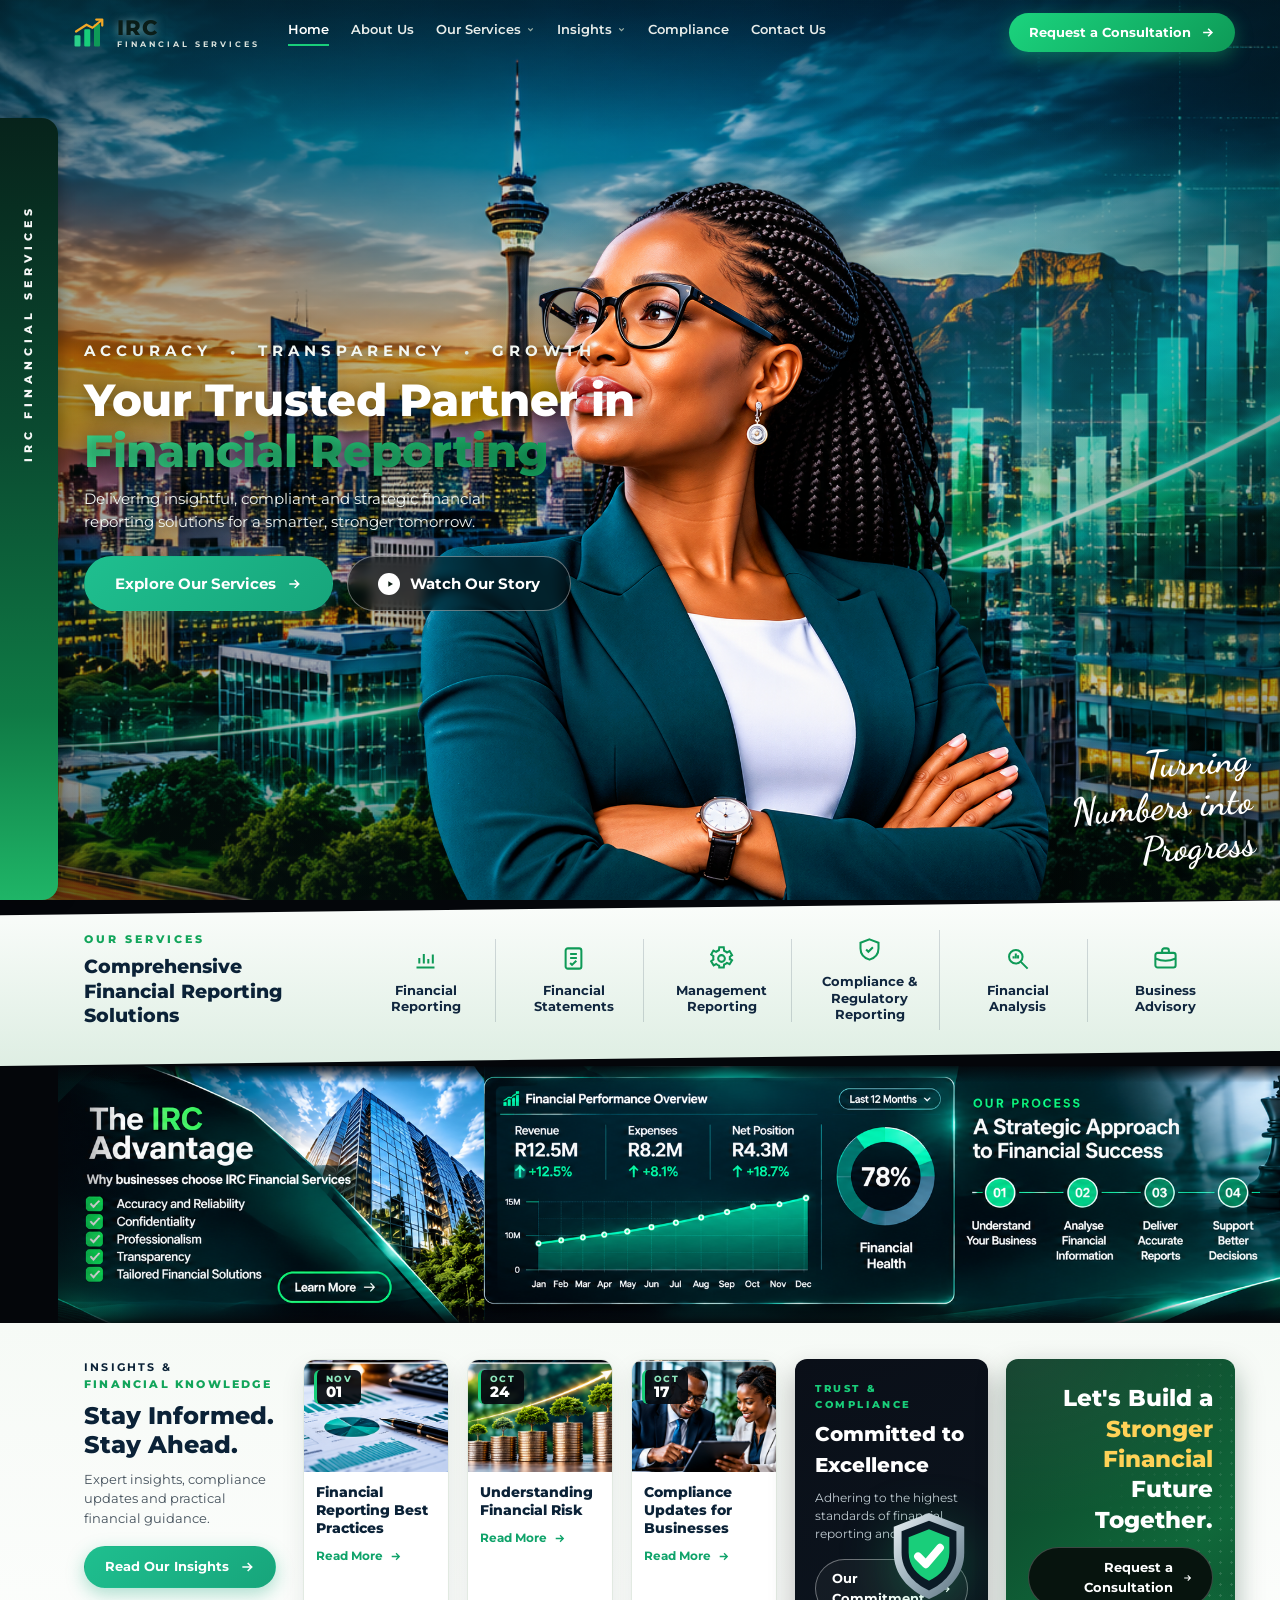
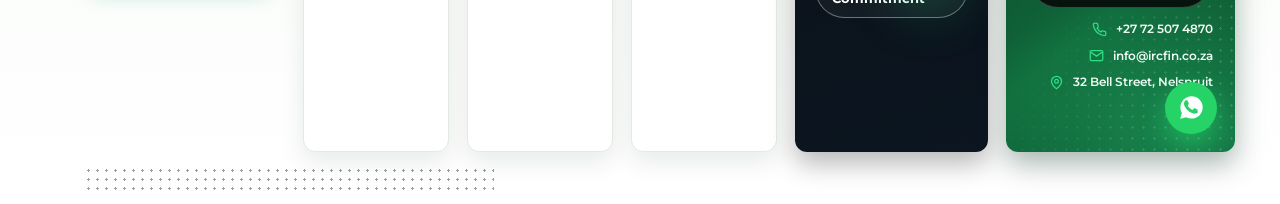
<file: index.html>
<!DOCTYPE html>
<html lang="en">
<head>
<meta charset="UTF-8" />
<meta name="viewport" content="width=device-width, initial-scale=1.0" />
<title>IRC Financial Services — Your Trusted Partner in Financial Reporting</title>
<meta name="description" content="Delivering insightful, compliant and strategic financial reporting solutions for a smarter, stronger tomorrow. Nelspruit, South Africa." />
<link rel="preconnect" href="https://fonts.googleapis.com" />
<link rel="preconnect" href="https://fonts.gstatic.com" crossorigin />
<link href="https://fonts.googleapis.com/css2?family=Montserrat:wght@400;500;600;700;800&family=Cormorant+Garamond:ital,wght@1,600&family=Dancing+Script:wght@700&display=swap" rel="stylesheet" />
<link rel="stylesheet" href="styles.css" />
</head>
<body class="home">

<!-- ================= SIDE RAIL ================= -->
<div class="side-rail" aria-hidden="true"><span class="vert">IRC FINANCIAL SERVICES</span></div>

<!-- ================= NAVBAR ================= -->
<nav class="topnav">
  <div class="topnav-inner">
    <a class="brand" href="index.html">
      <svg width="36" height="36" viewBox="0 0 48 48" fill="none" aria-hidden="true">
        <rect x="6" y="27" width="8" height="15" rx="1.5" fill="#2BD08A"/>
        <rect x="19" y="19" width="8" height="23" rx="1.5" fill="#17CE7A"/>
        <rect x="32" y="12" width="8" height="30" rx="1.5" fill="#0E9A57"/>
        <path d="M8 22 22 13l8 4L42 7" stroke="#F3A826" stroke-width="3" fill="none" stroke-linecap="round" stroke-linejoin="round"/>
        <path d="M35 6h8v8" stroke="#F3A826" stroke-width="3" fill="none" stroke-linecap="round" stroke-linejoin="round"/>
      </svg>
      <span class="brand-text"><b>IRC</b><span>FINANCIAL SERVICES</span></span>
    </a>
    <div class="links" id="topnav-links">
      <a href="index.html" class="active">Home</a>
      <a href="about.html">About Us</a>
      <div class="drop">
        <a href="services.html">Our Services
          <svg class="caret" viewBox="0 0 24 24" fill="none" stroke="currentColor" stroke-width="3"><path d="m6 9 6 6 6-6"/></svg></a>
        <div class="drop-menu">
          <a href="services.html#svc-reporting">Financial Reporting</a>
          <a href="services.html#svc-statements">Financial Statements</a>
          <a href="services.html#svc-management">Management Reporting</a>
          <a href="services.html#svc-compliance">Compliance &amp; Regulatory</a>
          <a href="services.html#svc-analysis">Financial Analysis</a>
          <a href="services.html#svc-advisory">Business Advisory</a>
        </div>
      </div>
      <div class="drop">
        <a href="insights.html">Insights
          <svg class="caret" viewBox="0 0 24 24" fill="none" stroke="currentColor" stroke-width="3"><path d="m6 9 6 6 6-6"/></svg></a>
        <div class="drop-menu">
          <a href="insights.html#insight-featured">Management Dashboards</a>
          <a href="insights.html#insight-1">Reporting Best Practices</a>
          <a href="insights.html#insight-2">Understanding Financial Risk</a>
          <a href="insights.html#insight-3">Compliance Updates</a>
          <a href="insights.html#insight-4">Global Standards &amp; IFRS</a>
          <a href="insights.html#insight-5">Boardroom Confidence</a>
          <a href="insights.html#insight-6">Numbers into Progress</a>
        </div>
      </div>
      <a href="compliance.html">Compliance</a>
      <a href="contact.html">Contact Us</a>
      <a href="contact.html" class="menu-cta">Request a Consultation</a>
    </div>
    <a href="contact.html" class="topnav-cta">Request a Consultation
      <svg viewBox="0 0 24 24" fill="none" stroke="currentColor" stroke-width="2.6"><path d="M5 12h14M13 6l6 6-6 6"/></svg>
    </a>
    <button class="nav-burger" type="button" aria-label="Open menu" aria-expanded="false" aria-controls="topnav-links">
      <span></span><span></span><span></span>
    </button>
  </div>
</nav>

<!-- ================= HERO ================= -->
<header class="hero" id="top">
  <div class="hero-bg" aria-hidden="true">
    <img src="images/home_bg_skyline.png" alt="" />
  </div>
  <div class="hero-right">
    <img src="images/consultant_cutout.png" alt="Confident IRC financial consultant looking upward" />
  </div>
  <div class="hero-left">
    <div class="hero-values">
      ACCURACY
      <span class="dot">•</span>
      TRANSPARENCY
      <span class="dot">•</span>
      GROWTH
    </div>
    <h1>Your Trusted Partner in<br /><span class="grad">Financial Reporting</span></h1>
    <p class="lead">Delivering insightful, compliant and strategic financial<br />reporting solutions for a smarter, stronger tomorrow.</p>
    <div class="hero-ctas">
      <a href="services.html" class="btn btn-primary">Explore Our Services
        <svg viewBox="0 0 24 24" fill="none" stroke="currentColor" stroke-width="2.4"><path d="M5 12h14M13 6l6 6-6 6"/></svg>
      </a>
      <a href="about.html" class="btn btn-play">
        <span class="play-dot"><svg viewBox="0 0 24 24" fill="currentColor" stroke="none"><path d="M8 5.5v13l11-6.5-11-6.5Z"/></svg></span>
        Watch Our Story
      </a>
    </div>
  </div>
  <div class="hero-script">
    <span class="l1">Turning</span>
    <span class="l2">Numbers into</span>
    <span class="l3">Progress</span>
  </div>
</header>

<!-- ================= SERVICES STRIP ================= -->
<section class="svc-strip" id="services">
  <div class="svc-strip-inner">
    <div class="svc-intro">
      <div class="k">OUR SERVICES</div>
      <h3>Comprehensive Financial Reporting Solutions</h3>
    </div>
    <a class="svc-item" href="services.html">
      <svg viewBox="0 0 24 24" fill="none" stroke="currentColor" stroke-width="1.8"><path d="M4 20h16M6.5 16.5v-5M10.5 16.5V8M14.5 16.5v-4M18.5 16.5v-8"/></svg>
      <span>Financial<br />Reporting</span>
    </a>
    <a class="svc-item" href="services.html">
      <svg viewBox="0 0 24 24" fill="none" stroke="currentColor" stroke-width="1.8"><rect x="5" y="3" width="14" height="18" rx="2"/><path d="M9 8h6M9 11.5h6"/><path d="m9 16 1.7 1.7L14.5 14"/></svg>
      <span>Financial<br />Statements</span>
    </a>
    <a class="svc-item" href="services.html">
      <svg viewBox="0 0 24 24" fill="none" stroke="currentColor" stroke-width="1.8"><circle cx="12" cy="12" r="3"/><path d="M19.4 13.5a7.8 7.8 0 0 0 0-3l2-1.5-2.2-3.6-2.3 1.2a8 8 0 0 0-2.6-1.5L14 2h-4l-.3 2.6a8 8 0 0 0-2.6 1.5l-2.3-1.2L2.8 8.5l2 1.5a7.8 7.8 0 0 0 0 3l-2 1.5 2.2 3.6 2.3-1.2a8 8 0 0 0 2.6 1.5L10 20h4l.3-2.6a8 8 0 0 0 2.6-1.5l2.3 1.2 2.2-3.6-2-1.5Z"/></svg>
      <span>Management<br />Reporting</span>
    </a>
    <a class="svc-item" href="compliance.html">
      <svg viewBox="0 0 24 24" fill="none" stroke="currentColor" stroke-width="1.8"><path d="M12 3l8 3v5c0 5-3.5 8.5-8 10-4.5-1.5-8-5-8-10V6l8-3Z"/><path d="M9 12l2 2 4-4"/></svg>
      <span>Compliance &<br />Regulatory Reporting</span>
    </a>
    <a class="svc-item" href="services.html">
      <svg viewBox="0 0 24 24" fill="none" stroke="currentColor" stroke-width="1.8"><circle cx="10.5" cy="10.5" r="6"/><path d="M15 15 21 21M8.5 12V10M10.5 12V7.5M12.5 12v-3"/></svg>
      <span>Financial<br />Analysis</span>
    </a>
    <a class="svc-item" href="services.html" style="border-right:none">
      <svg viewBox="0 0 24 24" fill="none" stroke="currentColor" stroke-width="1.8"><rect x="3" y="7" width="18" height="13" rx="2"/><path d="M9 7V5a2 2 0 0 1 2-2h2a2 2 0 0 1 2 2v2M3 12c3.5 1.5 8 2 9 2s5.5-.5 9-2"/></svg>
      <span>Business<br />Advisory</span>
    </a>
  </div>
</section>

<!-- ================= IRC ADVANTAGE BAND ================= -->
<section class="adv-band" id="advantage">
  <div class="adv-banner">
    <img src="images/advantage_banner.png?v=2" alt="The IRC Advantage: accuracy, confidentiality, professionalism, transparency, tailored financial solutions — with financial performance overview and a four-step strategic process" />
    <a href="services.html" class="adv-hot" aria-label="Learn more about the IRC Advantage"></a>
  </div>
</section>

<!-- ================= INSIGHTS + EXCELLENCE + CTA ================= -->
<section class="bot-band" id="insights">
  <div class="bot-grid">
    <div class="bot-intro">
      <div class="k1">INSIGHTS &</div>
      <div class="k2">FINANCIAL KNOWLEDGE</div>
      <h3>Stay Informed.<br />Stay Ahead.</h3>
      <p>Expert insights, compliance updates and practical financial guidance.</p>
      <a href="insights.html" class="btn btn-primary btn-sm">Read Our Insights
        <svg viewBox="0 0 24 24" fill="none" stroke="currentColor" stroke-width="2.4"><path d="M5 12h14M13 6l6 6-6 6"/></svg>
      </a>
    </div>

    <article class="mini-card">
      <div class="ph">
        <img src="images/07_financial_reports.png" alt="Financial reports with calculator" />
        <span class="date-chip"><span class="m">NOV</span><span class="d">01</span></span>
      </div>
      <div class="mini-body">
        <h4>Financial Reporting Best Practices</h4>
        <a href="insights.html">Read More
          <svg viewBox="0 0 24 24" fill="none" stroke="currentColor" stroke-width="2.4"><path d="M5 12h14M13 6l6 6-6 6"/></svg></a>
      </div>
    </article>

    <article class="mini-card">
      <div class="ph">
        <img src="images/08_growth_investment.png" alt="Coins growing into trees — financial risk" />
        <span class="date-chip"><span class="m">OCT</span><span class="d">24</span></span>
      </div>
      <div class="mini-body">
        <h4>Understanding Financial Risk</h4>
        <a href="insights.html">Read More
          <svg viewBox="0 0 24 24" fill="none" stroke="currentColor" stroke-width="2.4"><path d="M5 12h14M13 6l6 6-6 6"/></svg></a>
      </div>
    </article>

    <article class="mini-card">
      <div class="ph">
        <img src="images/06_business_consultation.png" alt="Compliance meeting with advisors" />
        <span class="date-chip"><span class="m">OCT</span><span class="d">17</span></span>
      </div>
      <div class="mini-body">
        <h4>Compliance Updates for Businesses</h4>
        <a href="insights.html">Read More
          <svg viewBox="0 0 24 24" fill="none" stroke="currentColor" stroke-width="2.4"><path d="M5 12h14M13 6l6 6-6 6"/></svg></a>
      </div>
    </article>

    <div class="bot-exel">
      <div class="k">TRUST & COMPLIANCE</div>
      <h3>Committed to Excellence</h3>
      <p>Adhering to the highest standards of financial reporting and ethics.</p>
      <a href="compliance.html" class="btn-outline-dark">Our Commitment
        <svg viewBox="0 0 24 24" fill="none" stroke="currentColor" stroke-width="2.4"><path d="M5 12h14M13 6l6 6-6 6"/></svg>
      </a>
      <svg class="shield-wrap" viewBox="0 0 24 24" aria-hidden="true">
        <defs>
          <linearGradient id="shieldMetal" x1="0" y1="0" x2="1" y2="1">
            <stop offset="0" stop-color="#EAF1F4"/><stop offset=".5" stop-color="#9DB1BC"/><stop offset="1" stop-color="#5C7280"/>
          </linearGradient>
        </defs>
        <path fill="url(#shieldMetal)" d="M12 1l9 3.5v6.7c0 5.6-3.8 9.6-9 11.8-5.2-2.2-9-6.2-9-11.8V4.5L12 1Z"/>
        <path fill="#0B1B26" d="M12 3l7 2.7v5.4c0 4.6-3.1 7.9-7 9.7-3.9-1.8-7-5.1-7-9.7V5.7L12 3Z"/>
        <path fill="#19CE7A" d="M12 5.2l5.2 2v3.9c0 3.4-2.3 5.9-5.2 7.2-2.9-1.3-5.2-3.8-5.2-7.2V7.2l5.2-2Z"/>
        <path stroke="#fff" stroke-width="2" fill="none" stroke-linecap="round" stroke-linejoin="round" d="M9.2 12.1l2 2 3.6-4.2"/>
      </svg>
    </div>

    <div class="home-cta" id="contact">
      <h3>Let's Build a<br /><span class="gold">Stronger Financial</span><br />Future Together.</h3>
      <a href="contact.html" class="btn-dark-pill">Request a Consultation
        <svg viewBox="0 0 24 24" fill="none" stroke="currentColor" stroke-width="2.4"><path d="M5 12h14M13 6l6 6-6 6"/></svg>
      </a>
      <div class="contact-mini">
        <span><svg viewBox="0 0 24 24" fill="none" stroke="currentColor" stroke-width="2"><path d="M22 16.9v3a2 2 0 0 1-2.2 2 19.8 19.8 0 0 1-8.6-3 19.5 19.5 0 0 1-6-6A19.8 19.8 0 0 1 2.1 4.2 2 2 0 0 1 4.1 2h3a2 2 0 0 1 2 1.7c.1 1 .4 2 .7 2.9a2 2 0 0 1-.4 2.1L8.1 9.9a16 16 0 0 0 6 6l1.2-1.2a2 2 0 0 1 2.1-.4c.9.3 1.9.6 2.9.7a2 2 0 0 1 1.7 2Z"/></svg>+27 72 507 4870</span>
        <span><svg viewBox="0 0 24 24" fill="none" stroke="currentColor" stroke-width="2"><rect x="2" y="4" width="20" height="16" rx="2"/><path d="m22 6-10 7L2 6"/></svg>info@ircfin.co.za</span>
        <span><svg viewBox="0 0 24 24" fill="none" stroke="currentColor" stroke-width="2"><path d="M20 10c0 6-8 12-8 12S4 16 4 10a8 8 0 1 1 16 0Z"/><circle cx="12" cy="10" r="3"/></svg>32 Bell Street, Nelspruit</span>
      </div>
      <a class="wa" href="https://wa.me/27725074870" target="_blank" rel="noopener" aria-label="Chat on WhatsApp">
        <svg viewBox="0 0 24 24" fill="currentColor"><path d="M12.04 2C6.58 2 2.13 6.45 2.13 11.91c0 1.75.46 3.45 1.32 4.95L2 22l5.25-1.38a9.92 9.92 0 0 0 4.79 1.22c5.46 0 9.9-4.45 9.9-9.91A9.85 9.85 0 0 0 12.04 2Zm5.8 14.06c-.25.7-1.45 1.33-2 1.38-.51.05-1.13.24-3.8-.79-3.22-1.27-5.26-4.55-5.42-4.76-.16-.21-1.29-1.72-1.29-3.28 0-1.56.82-2.33 1.1-2.64.3-.33.63-.41.84-.41h.61c.2 0 .46-.07.71.54.25.61.86 2.1.94 2.25.08.15.13.33.03.53-.1.21-.15.33-.29.51-.15.18-.31.4-.44.54-.15.15-.3.31-.13.61.17.3.75 1.24 1.61 2.01 1.11.99 2.04 1.29 2.34 1.44.3.15.47.13.65-.08.17-.2.75-.87.94-1.17.2-.3.4-.25.66-.15.27.1 1.69.8 1.98.94.29.15.48.22.55.34.07.13.07.74-.18 1.45Z"/></svg>
      </a>
    </div>
  </div>
</section>

<script>
  (function(){
    var nav = document.querySelector('.topnav');
    if (!nav) return;
    var onScroll = function(){ nav.classList.toggle('scrolled', window.scrollY > 40); };
    window.addEventListener('scroll', onScroll, { passive: true });
    onScroll();
    var hero = document.querySelector('.hero');
    var sizeHero = function(){ if (hero) hero.style.marginTop = (-nav.offsetHeight) + 'px'; };
    sizeHero();
    window.addEventListener('resize', sizeHero);
    var burger = nav.querySelector('.nav-burger');
    var mq = window.matchMedia('(max-width:820px)');
    if (burger) {
      burger.addEventListener('click', function(){
        var open = nav.classList.toggle('menu-open');
        burger.setAttribute('aria-expanded', open ? 'true' : 'false');
      });
    }
    document.querySelectorAll('.topnav .drop > a').forEach(function(a){
      a.addEventListener('click', function(e){
        if (mq.matches) {
          e.preventDefault();
          a.parentElement.classList.toggle('open');
        }
      });
    });
    document.querySelectorAll('.topnav .links a:not(.menu-cta)').forEach(function(a){
      a.addEventListener('click', function(){
        nav.classList.remove('menu-open');
        if (burger) burger.setAttribute('aria-expanded', 'false');
      });
    });
  })();
</script>
</body>
</html>
</file>
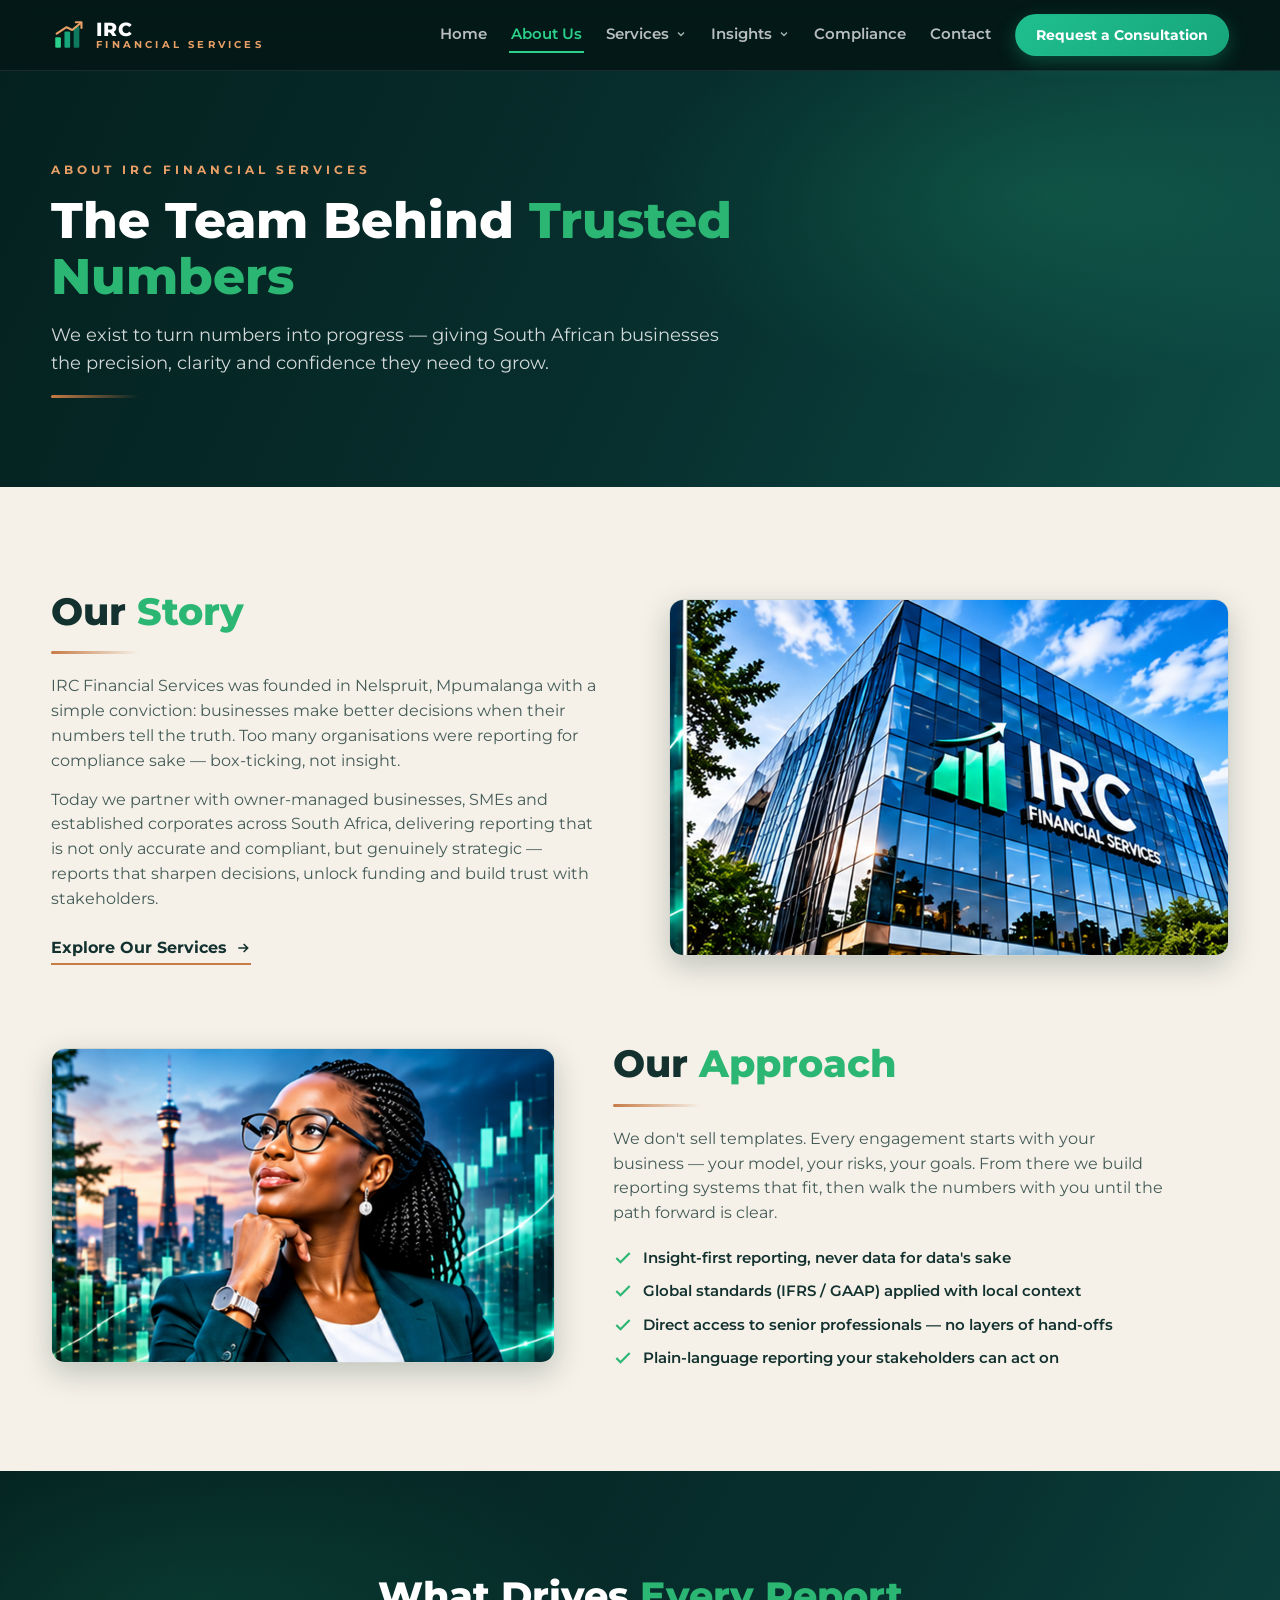
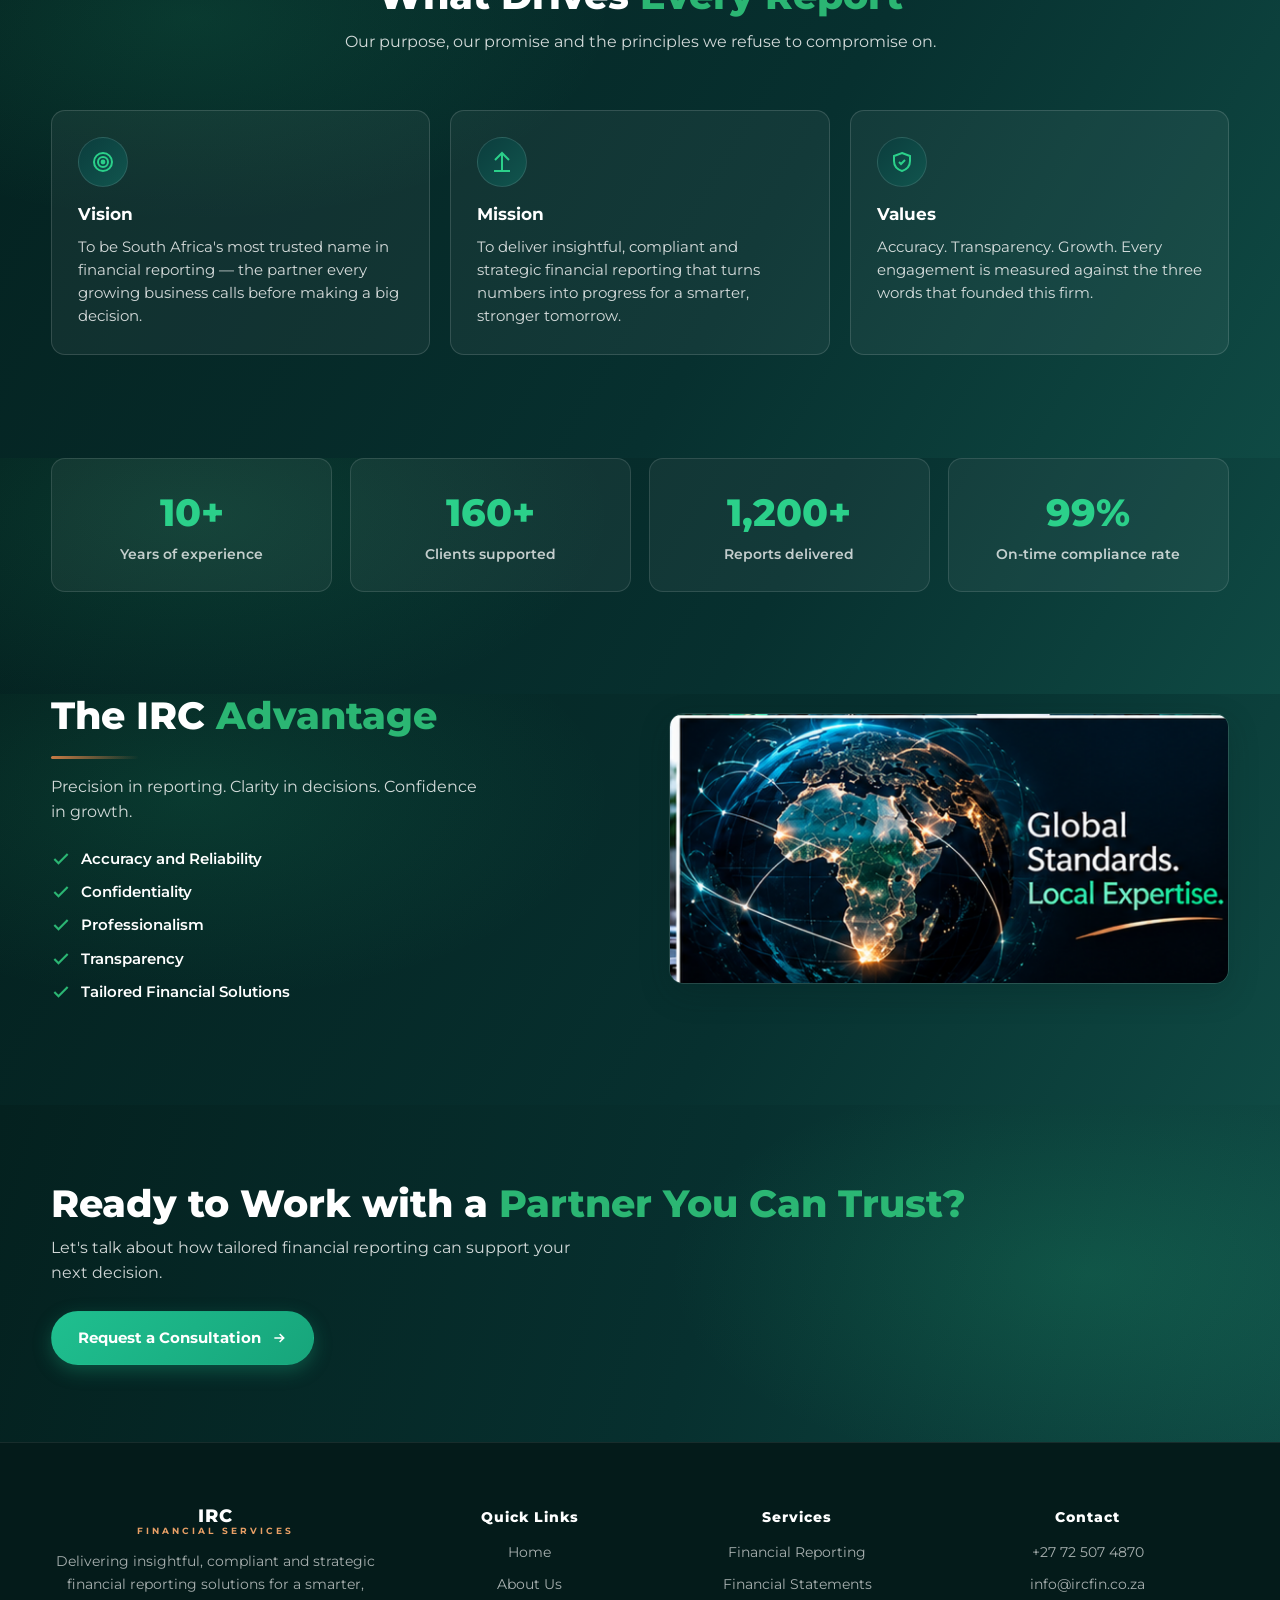
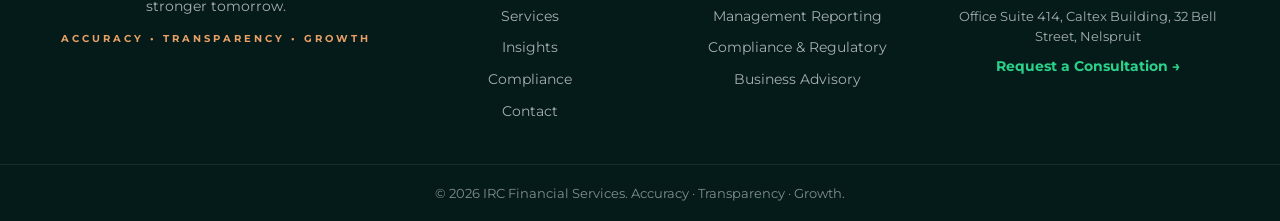
<file: about.html>
<!DOCTYPE html>
<html lang="en">
<head>
<meta charset="UTF-8" />
<meta name="viewport" content="width=device-width, initial-scale=1.0" />
<title>About Us — IRC Financial Services</title>
<meta name="description" content="IRC Financial Services — a Nelspruit-based financial reporting consultancy built on accuracy, transparency and growth. Meet the team behind trusted numbers." />
<link rel="preconnect" href="https://fonts.googleapis.com" />
<link rel="preconnect" href="https://fonts.gstatic.com" crossorigin />
<link href="https://fonts.googleapis.com/css2?family=Montserrat:wght@400;500;600;700;800&family=Cormorant+Garamond:ital,wght@1,600&display=swap" rel="stylesheet" />
<link rel="stylesheet" href="styles.css" />
</head>
<body>

<nav class="navbar">
  <div class="container navbar-inner">
    <a class="nav-logo" href="index.html">
      <svg width="34" height="34" viewBox="0 0 48 48" fill="none" aria-hidden="true">
        <rect x="6" y="27" width="8" height="15" rx="1.5" fill="#2BD08A"/>
        <rect x="19" y="19" width="8" height="23" rx="1.5" fill="#17A57B"/>
        <rect x="32" y="12" width="8" height="30" rx="1.5" fill="#0E7A5F"/>
        <path d="M8 22 22 13l8 4L42 7" stroke="#E9A066" stroke-width="3" fill="none" stroke-linecap="round" stroke-linejoin="round"/>
        <path d="M35 6h8v8" stroke="#E9A066" stroke-width="3" fill="none" stroke-linecap="round" stroke-linejoin="round"/>
      </svg>
      <span class="nav-logo-text"><b>IRC</b><span>FINANCIAL SERVICES</span></span>
    </a>
    <div class="nav-right">
      <div class="nav-links" id="nav-links">
        <a href="index.html">Home</a>
        <a href="about.html" class="active">About Us</a>
        <div class="drop">
          <a href="services.html">Services
            <svg class="caret" width="12" height="12" viewBox="0 0 24 24" fill="none" stroke="currentColor" stroke-width="3"><path d="m6 9 6 6 6-6"/></svg></a>
          <div class="drop-menu">
            <a href="services.html#svc-reporting">Financial Reporting</a>
            <a href="services.html#svc-statements">Financial Statements</a>
            <a href="services.html#svc-management">Management Reporting</a>
            <a href="services.html#svc-compliance">Compliance &amp; Regulatory</a>
            <a href="services.html#svc-analysis">Financial Analysis</a>
            <a href="services.html#svc-advisory">Business Advisory</a>
          </div>
        </div>
        <div class="drop">
          <a href="insights.html">Insights
            <svg class="caret" width="12" height="12" viewBox="0 0 24 24" fill="none" stroke="currentColor" stroke-width="3"><path d="m6 9 6 6 6-6"/></svg></a>
          <div class="drop-menu">
            <a href="insights.html#insight-featured">Management Dashboards</a>
            <a href="insights.html#insight-1">Reporting Best Practices</a>
            <a href="insights.html#insight-2">Understanding Financial Risk</a>
            <a href="insights.html#insight-3">Compliance Updates</a>
            <a href="insights.html#insight-4">Global Standards &amp; IFRS</a>
            <a href="insights.html#insight-5">Boardroom Confidence</a>
            <a href="insights.html#insight-6">Numbers into Progress</a>
          </div>
        </div>
                <a href="compliance.html">Compliance</a>
        <a href="contact.html">Contact</a>
        <a href="contact.html" class="menu-cta">Request a Consultation</a>
      </div>
      <a href="contact.html" class="btn btn-primary nav-cta">Request a Consultation</a>
      <button class="nav-burger" type="button" aria-label="Open menu" aria-expanded="false" aria-controls="nav-links">
        <span></span><span></span><span></span>
      </button>
    </div>
  </div>
</nav>

<!-- ================= PAGE HERO ================= -->
<header class="page-hero">
  <div class="container">
    <div class="kicker">ABOUT IRC FINANCIAL SERVICES</div>
    <h1>The Team Behind <span class="accent">Trusted Numbers</span></h1>
    <p class="sub">We exist to turn numbers into progress — giving South African businesses the precision, clarity and confidence they need to grow.</p>
    <i class="copper-rule"></i>
  </div>
</header>

<!-- ================= OUR STORY ================= -->
<section class="band-light">
  <div class="container" style="display:grid;gap:clamp(48px,6vw,80px)">
    <div class="split">
      <div>
        <h2 class="section-title">Our <span class="accent">Story</span></h2>
        <i class="copper-rule" style="background:linear-gradient(90deg,var(--copper),transparent)"></i>
        <p style="margin-top:20px;color:rgba(18,49,47,.78);max-width:50ch">IRC Financial Services was founded in Nelspruit, Mpumalanga with a simple conviction: businesses make better decisions when their numbers tell the truth. Too many organisations were reporting for compliance sake — box-ticking, not insight.</p>
        <p style="margin-top:14px;color:rgba(18,49,47,.78);max-width:50ch">Today we partner with owner-managed businesses, SMEs and established corporates across South Africa, delivering reporting that is not only accurate and compliant, but genuinely strategic — reports that sharpen decisions, unlock funding and build trust with stakeholders.</p>
        <a href="services.html" class="link-more" style="margin-top:24px;display:inline-flex">Explore Our Services
          <svg width="16" height="16" viewBox="0 0 24 24" fill="none" stroke="currentColor" stroke-width="2.4"><path d="M5 12h14M13 6l6 6-6 6"/></svg>
        </a>
      </div>
      <div class="visual">
        <img src="images/03_corporate_architecture.png" alt="IRC Financial Services headquarters — modern glass architecture" />
      </div>
    </div>

    <div class="split" style="grid-template-columns:.9fr 1.1fr">
      <div class="visual">
        <img src="images/02_hero_consultant.png" alt="IRC financial consultant reviewing insights against a city skyline" style="aspect-ratio:16/10" />
      </div>
      <div>
        <h2 class="section-title">Our <span class="accent">Approach</span></h2>
        <i class="copper-rule"></i>
        <p style="margin-top:20px;color:rgba(18,49,47,.78);max-width:50ch">We don't sell templates. Every engagement starts with your business — your model, your risks, your goals. From there we build reporting systems that fit, then walk the numbers with you until the path forward is clear.</p>
        <ul class="ticks" style="margin-top:20px">
          <li><svg viewBox="0 0 24 24" fill="none" stroke="currentColor" stroke-width="2.6"><path d="M20 6L9 17l-5-5"/></svg>Insight-first reporting, never data for data's sake</li>
          <li><svg viewBox="0 0 24 24" fill="none" stroke="currentColor" stroke-width="2.6"><path d="M20 6L9 17l-5-5"/></svg>Global standards (IFRS / GAAP) applied with local context</li>
          <li><svg viewBox="0 0 24 24" fill="none" stroke="currentColor" stroke-width="2.6"><path d="M20 6L9 17l-5-5"/></svg>Direct access to senior professionals — no layers of hand-offs</li>
          <li><svg viewBox="0 0 24 24" fill="none" stroke="currentColor" stroke-width="2.6"><path d="M20 6L9 17l-5-5"/></svg>Plain-language reporting your stakeholders can act on</li>
        </ul>
      </div>
    </div>
  </div>
</section>

<!-- ================= MISSION / VISION / VALUES ================= -->
<section class="band-dark">
  <div class="container">
    <h2 class="section-title" style="text-align:center;max-width:640px;margin:0 auto 12px">What Drives <span class="accent">Every Report</span></h2>
    <p style="text-align:center;max-width:56ch;margin:0 auto clamp(36px,5vw,56px)">Our purpose, our promise and the principles we refuse to compromise on.</p>
    <div class="value-cards">
      <div class="value-card">
        <div class="icon"><svg viewBox="0 0 24 24" fill="none" stroke="currentColor" stroke-width="2"><circle cx="12" cy="12" r="9"/><circle cx="12" cy="12" r="5"/><circle cx="12" cy="12" r="1.4" fill="currentColor"/></svg></div>
        <h3>Vision</h3>
        <p>To be South Africa's most trusted name in financial reporting — the partner every growing business calls before making a big decision.</p>
      </div>
      <div class="value-card">
        <div class="icon"><svg viewBox="0 0 24 24" fill="none" stroke="currentColor" stroke-width="2"><path d="M12 3v18M5 10l7-7 7 7"/><path d="M4 21h16"/></svg></div>
        <h3>Mission</h3>
        <p>To deliver insightful, compliant and strategic financial reporting that turns numbers into progress for a smarter, stronger tomorrow.</p>
      </div>
      <div class="value-card">
        <div class="icon"><svg viewBox="0 0 24 24" fill="none" stroke="currentColor" stroke-width="2"><path d="M12 3l8 3v5c0 5-3.5 8.5-8 10-4.5-1.5-8-5-8-10V6l8-3Z"/><path d="M9 12l2 2 4-4"/></svg></div>
        <h3>Values</h3>
        <p>Accuracy. Transparency. Growth. Every engagement is measured against the three words that founded this firm.</p>
      </div>
    </div>
  </div>
</section>

<!-- ================= STATS ================= -->
<section class="band-dark" style="padding-top:0">
  <div class="container">
    <div class="stats">
      <div class="stat"><b>10+</b><span>Years of experience</span></div>
      <div class="stat"><b>160+</b><span>Clients supported</span></div>
      <div class="stat"><b>1,200+</b><span>Reports delivered</span></div>
      <div class="stat"><b>99%</b><span>On-time compliance rate</span></div>
    </div>
  </div>
</section>

<!-- ================= ADVANTAGE ================= -->
<section class="band-dark" style="padding-top:0">
  <div class="container split">
    <div>
      <h2 class="section-title">The IRC <span class="accent">Advantage</span></h2>
      <i class="copper-rule"></i>
      <p style="margin:16px 0 22px;max-width:40ch">Precision in reporting. Clarity in decisions. Confidence in growth.</p>
      <ul class="ticks">
        <li><svg viewBox="0 0 24 24" fill="none" stroke="currentColor" stroke-width="2.6"><path d="M20 6L9 17l-5-5"/></svg>Accuracy and Reliability</li>
        <li><svg viewBox="0 0 24 24" fill="none" stroke="currentColor" stroke-width="2.6"><path d="M20 6L9 17l-5-5"/></svg>Confidentiality</li>
        <li><svg viewBox="0 0 24 24" fill="none" stroke="currentColor" stroke-width="2.6"><path d="M20 6L9 17l-5-5"/></svg>Professionalism</li>
        <li><svg viewBox="0 0 24 24" fill="none" stroke="currentColor" stroke-width="2.6"><path d="M20 6L9 17l-5-5"/></svg>Transparency</li>
        <li><svg viewBox="0 0 24 24" fill="none" stroke="currentColor" stroke-width="2.6"><path d="M20 6L9 17l-5-5"/></svg>Tailored Financial Solutions</li>
      </ul>
    </div>
    <div class="visual">
      <img src="images/05_global_finance_visual.png" alt="Glowing digital globe over Africa — Global Standards, Local Expertise" />
    </div>
  </div>
</section>

<!-- ================= CTA ================= -->
<section class="cta-band">
  <div class="container cta-inner">
    <div>
      <h2>Ready to Work with a <span class="accent">Partner You Can Trust?</span></h2>
      <p>Let's talk about how tailored financial reporting can support your next decision.</p>
    </div>
    <a href="contact.html" class="btn btn-primary">Request a Consultation
      <svg viewBox="0 0 24 24" fill="none" stroke="currentColor" stroke-width="2.4"><path d="M5 12h14M13 6l6 6-6 6"/></svg>
    </a>
  </div>
</section>

<footer class="site-footer">
  <div class="container footer-grid">
    <div class="footer-brand">
      <div class="footer-logo">
        <span style="display:flex;flex-direction:column;line-height:1.1"><b>IRC</b><span>FINANCIAL SERVICES</span></span>
      </div>
      <p>Delivering insightful, compliant and strategic financial reporting solutions for a smarter, stronger tomorrow.</p>
      <div class="brand-values">ACCURACY • TRANSPARENCY • GROWTH</div>
    </div>
    <div>
      <h4>Quick Links</h4>
      <ul>
        <li><a href="index.html">Home</a></li>
        <li><a href="about.html">About Us</a></li>
        <li><a href="services.html">Services</a></li>
        <li><a href="insights.html">Insights</a></li>
                <li><a href="compliance.html">Compliance</a></li>
        <li><a href="contact.html">Contact</a></li>
      </ul>
    </div>
    <div>
      <h4>Services</h4>
      <ul>
        <li><a href="services.html">Financial Reporting</a></li>
        <li><a href="services.html">Financial Statements</a></li>
        <li><a href="services.html">Management Reporting</a></li>
        <li><a href="services.html">Compliance &amp; Regulatory</a></li>
        <li><a href="services.html">Business Advisory</a></li>
      </ul>
    </div>
    <div>
      <h4>Contact</h4>
      <ul>
        <li><a href="tel:+27725074870">+27 72 507 4870</a></li>
        <li><a href="mailto:info@ircfin.co.za">info@ircfin.co.za</a></li>
        <li>Office Suite 414, Caltex Building, 32 Bell Street, Nelspruit</li>
        <li><a href="contact.html" style="color:var(--emerald-bright);font-weight:700">Request a Consultation →</a></li>
      </ul>
    </div>
  </div>
  <div class="footer-bottom">© 2026 IRC Financial Services. Accuracy · Transparency · Growth.</div>
</footer>

<script>
  (function(){
    var nav = document.querySelector('.navbar');
    if (!nav) return;
    var burger = nav.querySelector('.nav-burger');
    var mq = window.matchMedia('(max-width:820px)');
    if (burger) {
      burger.addEventListener('click', function(){
        var open = nav.classList.toggle('menu-open');
        burger.setAttribute('aria-expanded', open ? 'true' : 'false');
      });
    }
    document.querySelectorAll('.navbar .drop > a').forEach(function(a){
      a.addEventListener('click', function(e){
        if (mq.matches) {
          e.preventDefault();
          a.parentElement.classList.toggle('open');
        }
      });
    });
    document.querySelectorAll('.navbar .nav-links a:not(.menu-cta)').forEach(function(a){
      a.addEventListener('click', function(){
        nav.classList.remove('menu-open');
        if (burger) burger.setAttribute('aria-expanded', 'false');
      });
    });
  })();
</script>
</body>
</html>
</file>
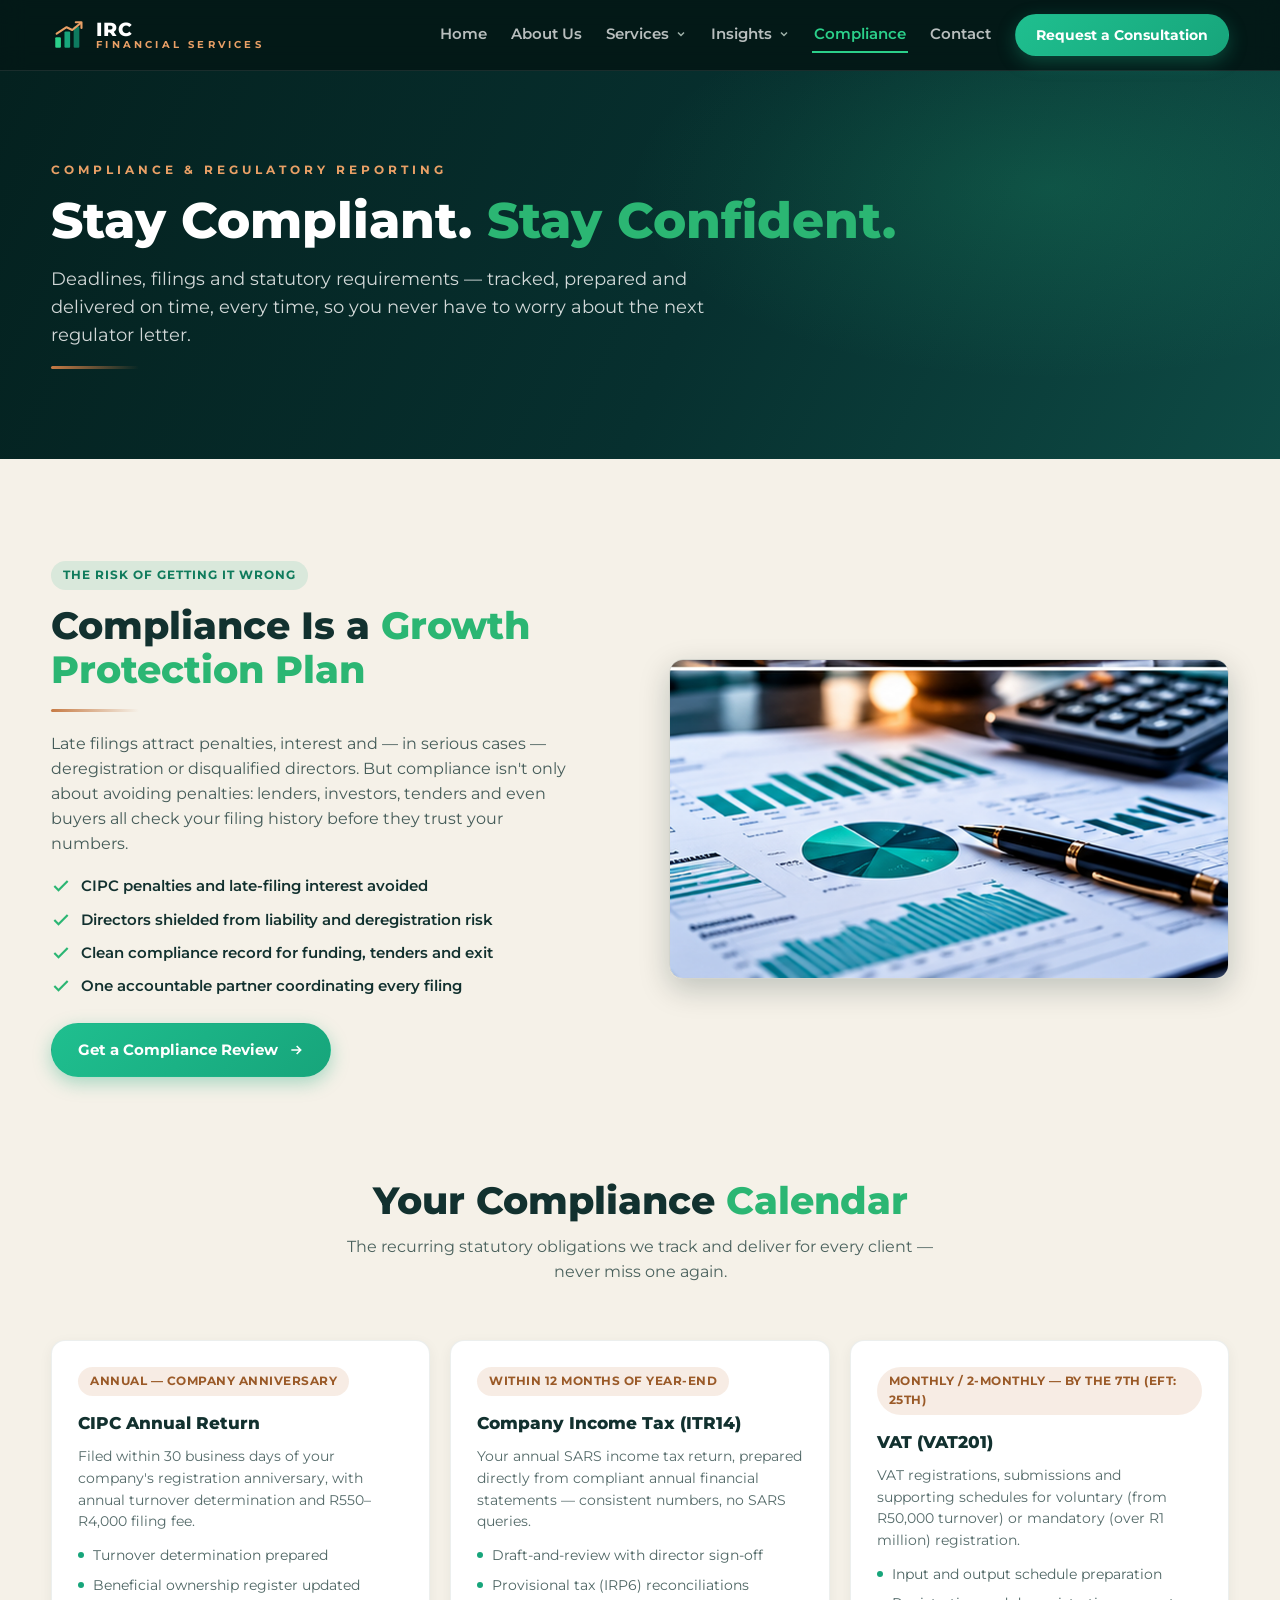
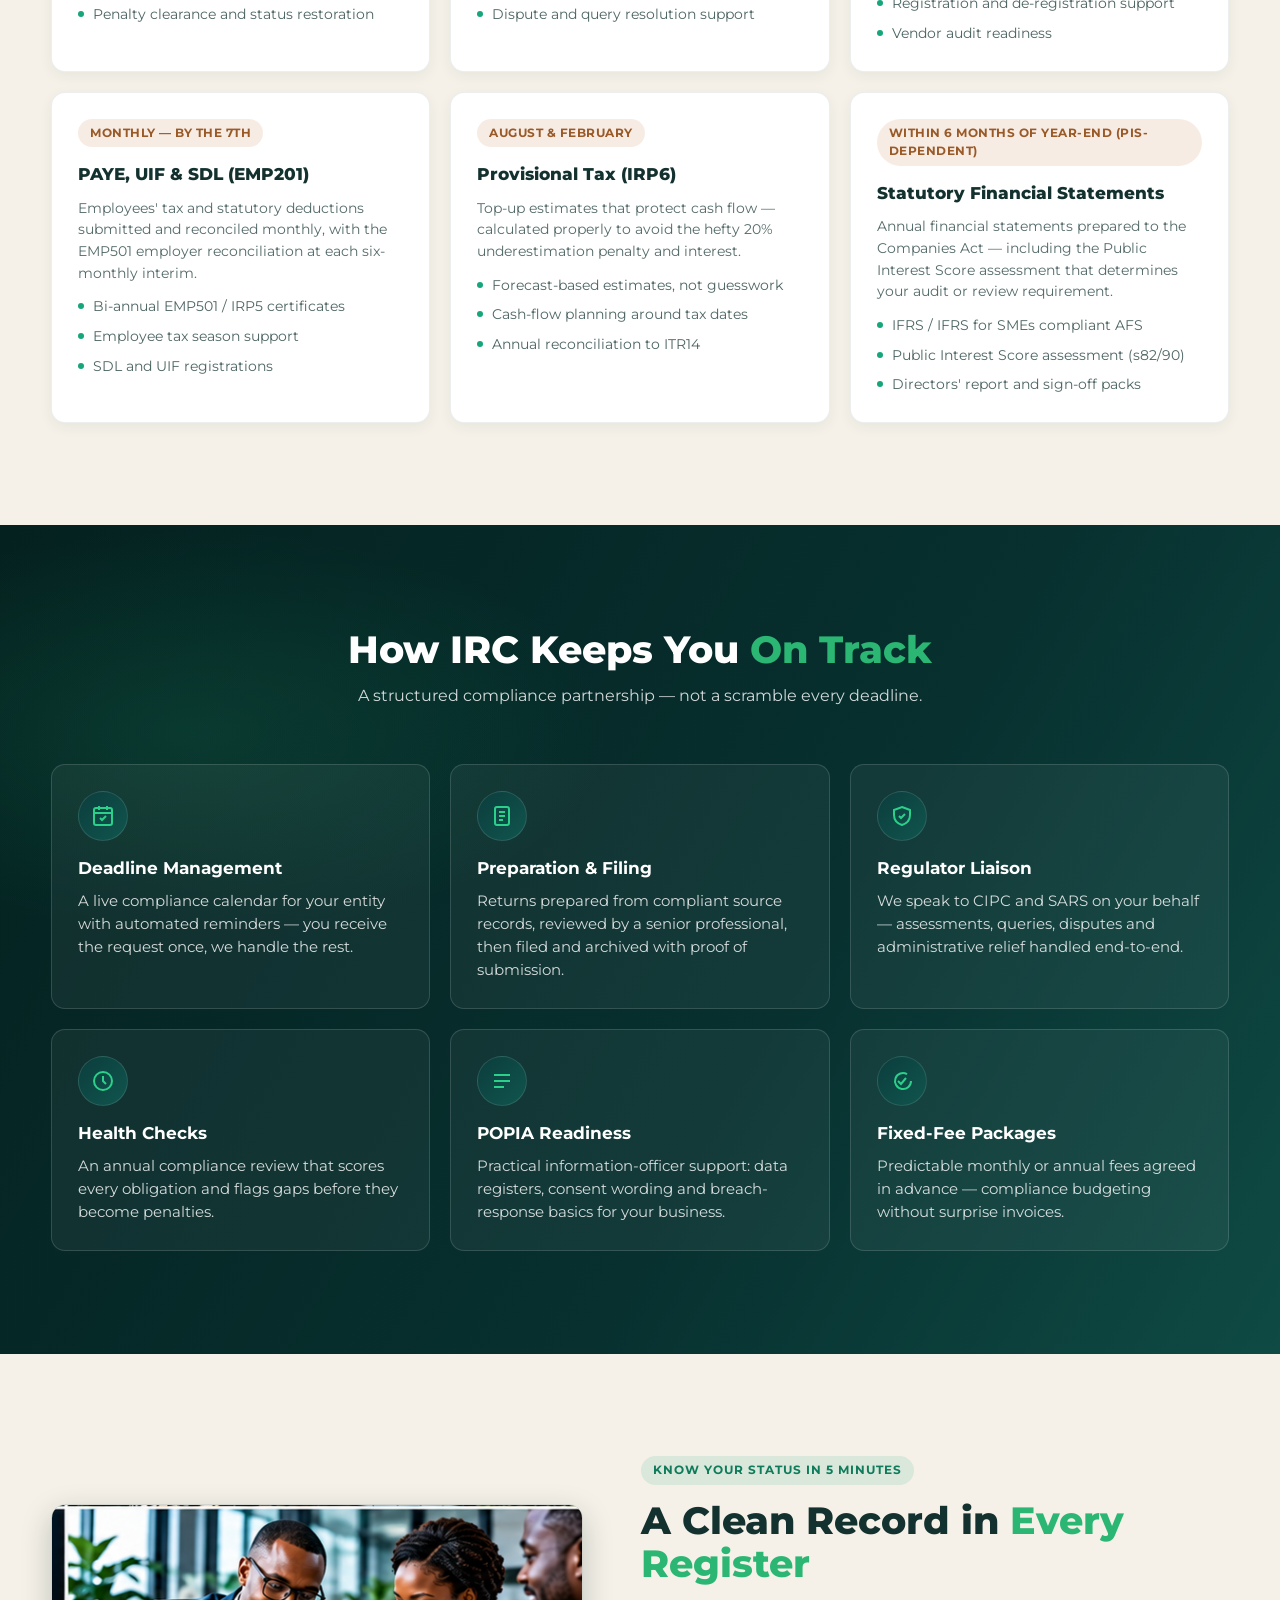
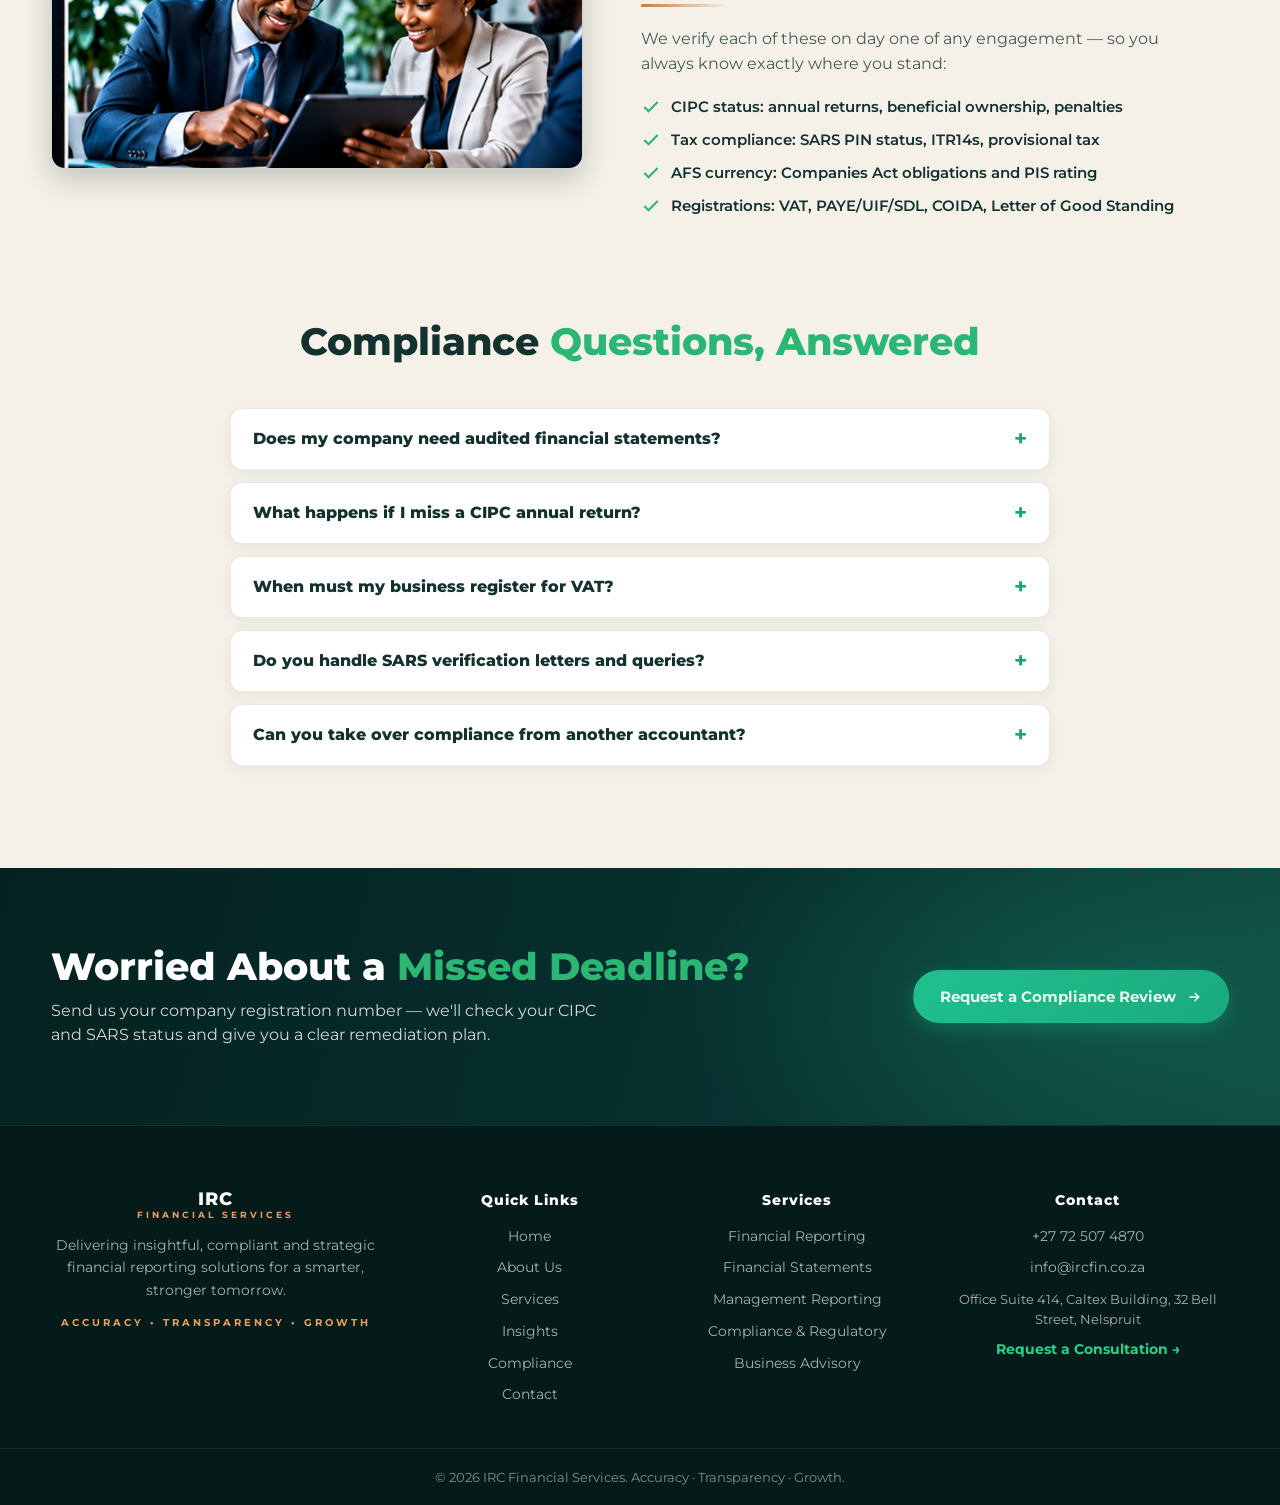
<file: compliance.html>
<!DOCTYPE html>
<html lang="en">
<head>
<meta charset="UTF-8" />
<meta name="viewport" content="width=device-width, initial-scale=1.0" />
<title>Compliance — IRC Financial Services</title>
<meta name="description" content="Stay compliant and confident: CIPC annual returns, SARS submissions, statutory financial statements and regulatory reporting support for South African businesses, from IRC Financial Services." />
<link rel="preconnect" href="https://fonts.googleapis.com" />
<link rel="preconnect" href="https://fonts.gstatic.com" crossorigin />
<link href="https://fonts.googleapis.com/css2?family=Montserrat:wght@400;500;600;700;800&family=Cormorant+Garamond:ital,wght@1,600&display=swap" rel="stylesheet" />
<link rel="stylesheet" href="styles.css" />
</head>
<body>

<nav class="navbar">
  <div class="container navbar-inner">
    <a class="nav-logo" href="index.html">
      <svg width="34" height="34" viewBox="0 0 48 48" fill="none" aria-hidden="true">
        <rect x="6" y="27" width="8" height="15" rx="1.5" fill="#2BD08A"/>
        <rect x="19" y="19" width="8" height="23" rx="1.5" fill="#17A57B"/>
        <rect x="32" y="12" width="8" height="30" rx="1.5" fill="#0E7A5F"/>
        <path d="M8 22 22 13l8 4L42 7" stroke="#E9A066" stroke-width="3" fill="none" stroke-linecap="round" stroke-linejoin="round"/>
        <path d="M35 6h8v8" stroke="#E9A066" stroke-width="3" fill="none" stroke-linecap="round" stroke-linejoin="round"/>
      </svg>
      <span class="nav-logo-text"><b>IRC</b><span>FINANCIAL SERVICES</span></span>
    </a>
    <div class="nav-right">
      <div class="nav-links" id="nav-links">
        <a href="index.html">Home</a>
        <a href="about.html">About Us</a>
        <div class="drop">
          <a href="services.html">Services
            <svg class="caret" width="12" height="12" viewBox="0 0 24 24" fill="none" stroke="currentColor" stroke-width="3"><path d="m6 9 6 6 6-6"/></svg></a>
          <div class="drop-menu">
            <a href="services.html#svc-reporting">Financial Reporting</a>
            <a href="services.html#svc-statements">Financial Statements</a>
            <a href="services.html#svc-management">Management Reporting</a>
            <a href="services.html#svc-compliance">Compliance &amp; Regulatory</a>
            <a href="services.html#svc-analysis">Financial Analysis</a>
            <a href="services.html#svc-advisory">Business Advisory</a>
          </div>
        </div>
        <div class="drop">
          <a href="insights.html">Insights
            <svg class="caret" width="12" height="12" viewBox="0 0 24 24" fill="none" stroke="currentColor" stroke-width="3"><path d="m6 9 6 6 6-6"/></svg></a>
          <div class="drop-menu">
            <a href="insights.html#insight-featured">Management Dashboards</a>
            <a href="insights.html#insight-1">Reporting Best Practices</a>
            <a href="insights.html#insight-2">Understanding Financial Risk</a>
            <a href="insights.html#insight-3">Compliance Updates</a>
            <a href="insights.html#insight-4">Global Standards &amp; IFRS</a>
            <a href="insights.html#insight-5">Boardroom Confidence</a>
            <a href="insights.html#insight-6">Numbers into Progress</a>
          </div>
        </div>
        <a href="compliance.html" class="active">Compliance</a>
        <a href="contact.html">Contact</a>
        <a href="contact.html" class="menu-cta">Request a Consultation</a>
      </div>
      <a href="contact.html" class="btn btn-primary nav-cta">Request a Consultation</a>
      <button class="nav-burger" type="button" aria-label="Open menu" aria-expanded="false" aria-controls="nav-links">
        <span></span><span></span><span></span>
      </button>
    </div>
  </div>
</nav>

<!-- ================= PAGE HERO ================= -->
<header class="page-hero">
  <div class="container">
    <div class="kicker">COMPLIANCE & REGULATORY REPORTING</div>
    <h1>Stay Compliant. <span class="accent">Stay Confident.</span></h1>
    <p class="sub">Deadlines, filings and statutory requirements — tracked, prepared and delivered on time, every time, so you never have to worry about the next regulator letter.</p>
    <i class="copper-rule"></i>
  </div>
</header>

<!-- ================= WHY COMPLIANCE MATTERS ================= -->
<section class="band-light">
  <div class="container split">
    <div>
      <span class="chip">THE RISK OF GETTING IT WRONG</span>
      <h2 class="section-title" style="margin-top:14px">Compliance Is a <span class="accent">Growth Protection Plan</span></h2>
      <i class="copper-rule"></i>
      <p style="margin-top:20px;color:rgba(18,49,47,.78);max-width:48ch">Late filings attract penalties, interest and — in serious cases — deregistration or disqualified directors. But compliance isn't only about avoiding penalties: lenders, investors, tenders and even buyers all check your filing history before they trust your numbers.</p>
      <ul class="ticks" style="margin-top:18px">
        <li><svg viewBox="0 0 24 24" fill="none" stroke="currentColor" stroke-width="2.6"><path d="M20 6L9 17l-5-5"/></svg>CIPC penalties and late-filing interest avoided</li>
        <li><svg viewBox="0 0 24 24" fill="none" stroke="currentColor" stroke-width="2.6"><path d="M20 6L9 17l-5-5"/></svg>Directors shielded from liability and deregistration risk</li>
        <li><svg viewBox="0 0 24 24" fill="none" stroke="currentColor" stroke-width="2.6"><path d="M20 6L9 17l-5-5"/></svg>Clean compliance record for funding, tenders and exit</li>
        <li><svg viewBox="0 0 24 24" fill="none" stroke="currentColor" stroke-width="2.6"><path d="M20 6L9 17l-5-5"/></svg>One accountable partner coordinating every filing</li>
      </ul>
      <a href="contact.html" class="btn btn-primary" style="margin-top:26px">Get a Compliance Review
        <svg viewBox="0 0 24 24" fill="none" stroke="currentColor" stroke-width="2.4"><path d="M5 12h14M13 6l6 6-6 6"/></svg>
      </a>
    </div>
    <div class="visual">
      <img src="images/07_financial_reports.png" alt="Statutory financial reports with charts, a pen and a calculator" />
    </div>
  </div>
</section>

<!-- ================= STATUTORY DEADLINE CALENDAR ================= -->
<section class="band-light" style="padding-top:0">
  <div class="container">
    <h2 class="section-title" style="max-width:640px;margin:0 auto 12px;text-align:center">Your Compliance <span class="accent">Calendar</span></h2>
    <p style="text-align:center;max-width:56ch;margin:0 auto clamp(36px,5vw,56px);color:rgba(18,49,47,.75)">The recurring statutory obligations we track and deliver for every client — never miss one again.</p>
    <div class="service-blocks">
      <div class="service-block">
        <span class="due">ANNUAL — COMPANY ANNIVERSARY</span>
        <h3 style="margin-top:14px">CIPC Annual Return</h3>
        <p>Filed within 30 business days of your company's registration anniversary, with annual turnover determination and R550–R4,000 filing fee.</p>
        <ul>
          <li>Turnover determination prepared</li>
          <li>Beneficial ownership register updated</li>
          <li>Penalty clearance and status restoration</li>
        </ul>
      </div>
      <div class="service-block">
        <span class="due">WITHIN 12 MONTHS OF YEAR-END</span>
        <h3 style="margin-top:14px">Company Income Tax (ITR14)</h3>
        <p>Your annual SARS income tax return, prepared directly from compliant annual financial statements — consistent numbers, no SARS queries.</p>
        <ul>
          <li>Draft-and-review with director sign-off</li>
          <li>Provisional tax (IRP6) reconciliations</li>
          <li>Dispute and query resolution support</li>
        </ul>
      </div>
      <div class="service-block">
        <span class="due">MONTHLY / 2-MONTHLY — BY THE 7TH (EFT: 25TH)</span>
        <h3 style="margin-top:14px">VAT (VAT201)</h3>
        <p>VAT registrations, submissions and supporting schedules for voluntary (from R50,000 turnover) or mandatory (over R1 million) registration.</p>
        <ul>
          <li>Input and output schedule preparation</li>
          <li>Registration and de-registration support</li>
          <li>Vendor audit readiness</li>
        </ul>
      </div>
      <div class="service-block">
        <span class="due">MONTHLY — BY THE 7TH</span>
        <h3 style="margin-top:14px">PAYE, UIF & SDL (EMP201)</h3>
        <p>Employees' tax and statutory deductions submitted and reconciled monthly, with the EMP501 employer reconciliation at each six-monthly interim.</p>
        <ul>
          <li>Bi-annual EMP501 / IRP5 certificates</li>
          <li>Employee tax season support</li>
          <li>SDL and UIF registrations</li>
        </ul>
      </div>
      <div class="service-block">
        <span class="due">AUGUST & FEBRUARY</span>
        <h3 style="margin-top:14px">Provisional Tax (IRP6)</h3>
        <p>Top-up estimates that protect cash flow — calculated properly to avoid the hefty 20% underestimation penalty and interest.</p>
        <ul>
          <li>Forecast-based estimates, not guesswork</li>
          <li>Cash-flow planning around tax dates</li>
          <li>Annual reconciliation to ITR14</li>
        </ul>
      </div>
      <div class="service-block">
        <span class="due">WITHIN 6 MONTHS OF YEAR-END (PIS-DEPENDENT)</span>
        <h3 style="margin-top:14px">Statutory Financial Statements</h3>
        <p>Annual financial statements prepared to the Companies Act — including the Public Interest Score assessment that determines your audit or review requirement.</p>
        <ul>
          <li>IFRS / IFRS for SMEs compliant AFS</li>
          <li>Public Interest Score assessment (s82/90)</li>
          <li>Directors' report and sign-off packs</li>
        </ul>
      </div>
    </div>
  </div>
</section>

<!-- ================= HOW WE SUPPORT ================= -->
<section class="band-dark">
  <div class="container">
    <h2 class="section-title" style="text-align:center;max-width:640px;margin:0 auto 12px">How IRC Keeps You <span class="accent">On Track</span></h2>
    <p style="text-align:center;max-width:56ch;margin:0 auto clamp(36px,5vw,56px)">A structured compliance partnership — not a scramble every deadline.</p>
    <div class="value-cards">
      <div class="value-card">
        <div class="icon"><svg viewBox="0 0 24 24" fill="none" stroke="currentColor" stroke-width="2"><rect x="3" y="4" width="18" height="17" rx="2"/><path d="M3 9h18M8 2v4M16 2v4M9 14l2 2 4-4"/></svg></div>
        <h3>Deadline Management</h3>
        <p>A live compliance calendar for your entity with automated reminders — you receive the request once, we handle the rest.</p>
      </div>
      <div class="value-card">
        <div class="icon"><svg viewBox="0 0 24 24" fill="none" stroke="currentColor" stroke-width="2"><rect x="5" y="3" width="14" height="18" rx="2"/><path d="M9 8h6M9 12h6M9 16h4"/></svg></div>
        <h3>Preparation & Filing</h3>
        <p>Returns prepared from compliant source records, reviewed by a senior professional, then filed and archived with proof of submission.</p>
      </div>
      <div class="value-card">
        <div class="icon"><svg viewBox="0 0 24 24" fill="none" stroke="currentColor" stroke-width="2"><path d="M12 3l8 3v5c0 5-3.5 8.5-8 10-4.5-1.5-8-5-8-10V6l8-3Z"/><path d="M9 12l2 2 4-4"/></svg></div>
        <h3>Regulator Liaison</h3>
        <p>We speak to CIPC and SARS on your behalf — assessments, queries, disputes and administrative relief handled end-to-end.</p>
      </div>
      <div class="value-card">
        <div class="icon"><svg viewBox="0 0 24 24" fill="none" stroke="currentColor" stroke-width="2"><circle cx="12" cy="12" r="9"/><path d="M12 7v5l3 3"/></svg></div>
        <h3>Health Checks</h3>
        <p>An annual compliance review that scores every obligation and flags gaps before they become penalties.</p>
      </div>
      <div class="value-card">
        <div class="icon"><svg viewBox="0 0 24 24" fill="none" stroke="currentColor" stroke-width="2"><path d="M4 6h16M4 12h16M4 18h10"/></svg></div>
        <h3>POPIA Readiness</h3>
        <p>Practical information-officer support: data registers, consent wording and breach-response basics for your business.</p>
      </div>
      <div class="value-card">
        <div class="icon"><svg viewBox="0 0 24 24" fill="none" stroke="currentColor" stroke-width="2"><path d="M8 12l3 3 5-6"/><path d="M21 12a8 8 0 1 1-4-6.9"/></svg></div>
        <h3>Fixed-Fee Packages</h3>
        <p>Predictable monthly or annual fees agreed in advance — compliance budgeting without surprise invoices.</p>
      </div>
    </div>
  </div>
</section>

<!-- ================= COMPLIANCE HEALTH CHECK (split) ================= -->
<section class="band-light">
  <div class="container split" style="grid-template-columns:.95fr 1.05fr">
    <div class="visual">
      <img src="images/06_business_consultation.png" alt="IRC advisor walking a client through their compliance health check" />
    </div>
    <div>
      <span class="chip">KNOW YOUR STATUS IN 5 MINUTES</span>
      <h2 class="section-title" style="margin-top:14px">A Clean Record in <span class="accent">Every Register</span></h2>
      <i class="copper-rule"></i>
      <p style="margin-top:20px;color:rgba(18,49,47,.78);max-width:48ch">We verify each of these on day one of any engagement — so you always know exactly where you stand:</p>
      <ul class="ticks" style="margin-top:18px">
        <li><svg viewBox="0 0 24 24" fill="none" stroke="currentColor" stroke-width="2.6"><path d="M20 6L9 17l-5-5"/></svg>CIPC status: annual returns, beneficial ownership, penalties</li>
        <li><svg viewBox="0 0 24 24" fill="none" stroke="currentColor" stroke-width="2.6"><path d="M20 6L9 17l-5-5"/></svg>Tax compliance: SARS PIN status, ITR14s, provisional tax</li>
        <li><svg viewBox="0 0 24 24" fill="none" stroke="currentColor" stroke-width="2.6"><path d="M20 6L9 17l-5-5"/></svg>AFS currency: Companies Act obligations and PIS rating</li>
        <li><svg viewBox="0 0 24 24" fill="none" stroke="currentColor" stroke-width="2.6"><path d="M20 6L9 17l-5-5"/></svg>Registrations: VAT, PAYE/UIF/SDL, COIDA, Letter of Good Standing</li>
      </ul>
    </div>
  </div>
</section>

<!-- ================= FAQ ================= -->
<section class="band-light" style="padding-top:0">
  <div class="container">
    <h2 class="section-title" style="text-align:center;margin-bottom:clamp(28px,4vw,44px)">Compliance <span class="accent">Questions, Answered</span></h2>
    <div class="faq">
      <details>
        <summary>Does my company need audited financial statements?</summary>
        <p>Not always. The Companies Act uses a Public Interest Score (based on turnover, staff, third-party funding and employee-owner counts). Low-score private companies may only need a compliant AFS or an independent review — we assess your score and recommend the right path.</p>
      </details>
      <details>
        <summary>What happens if I miss a CIPC annual return?</summary>
        <p>CIPC charges escalating late-filing penalties, and if annual returns stay unfiled the company can be deregistered — which exposes directors personally to the company's debts. We restore companies in business rescue-style clean-ups and keep future returns current.</p>
      </details>
      <details>
        <summary>When must my business register for VAT?</summary>
        <p>Registration is mandatory once taxable turnover exceeds R1 million in any 12-month period; voluntary registration is possible from R50,000 if it benefits your cash flow. We prepare the registration and first submissions.</p>
      </details>
      <details>
        <summary>Do you handle SARS verification letters and queries?</summary>
        <p>Yes. We prepare and submit verification responses, dispute notices and suspensions of collection measures on your behalf — you never face a SARS letter alone.</p>
      </details>
      <details>
        <summary>Can you take over compliance from another accountant?</summary>
        <p>Regularly. We start with a full health check of past filings, reconcile any gaps with CIPC and SARS, then migrate the compliance calendar — usually without disturbing your current operations at all.</p>
      </details>
    </div>
  </div>
</section>

<!-- ================= CTA ================= -->
<section class="cta-band">
  <div class="container cta-inner">
    <div>
      <h2>Worried About a <span class="accent">Missed Deadline?</span></h2>
      <p>Send us your company registration number — we'll check your CIPC and SARS status and give you a clear remediation plan.</p>
    </div>
    <a href="contact.html" class="btn btn-primary">Request a Compliance Review
      <svg viewBox="0 0 24 24" fill="none" stroke="currentColor" stroke-width="2.4"><path d="M5 12h14M13 6l6 6-6 6"/></svg>
    </a>
  </div>
</section>

<footer class="site-footer">
  <div class="container footer-grid">
    <div class="footer-brand">
      <div class="footer-logo">
        <span style="display:flex;flex-direction:column;line-height:1.1"><b>IRC</b><span>FINANCIAL SERVICES</span></span>
      </div>
      <p>Delivering insightful, compliant and strategic financial reporting solutions for a smarter, stronger tomorrow.</p>
      <div class="brand-values">ACCURACY • TRANSPARENCY • GROWTH</div>
    </div>
    <div>
      <h4>Quick Links</h4>
      <ul>
        <li><a href="index.html">Home</a></li>
        <li><a href="about.html">About Us</a></li>
        <li><a href="services.html">Services</a></li>
        <li><a href="insights.html">Insights</a></li>
        <li><a href="compliance.html">Compliance</a></li>
        <li><a href="contact.html">Contact</a></li>
      </ul>
    </div>
    <div>
      <h4>Services</h4>
      <ul>
        <li><a href="services.html">Financial Reporting</a></li>
        <li><a href="services.html">Financial Statements</a></li>
        <li><a href="services.html">Management Reporting</a></li>
        <li><a href="compliance.html">Compliance & Regulatory</a></li>
        <li><a href="services.html">Business Advisory</a></li>
      </ul>
    </div>
    <div>
      <h4>Contact</h4>
      <ul>
        <li><a href="tel:+27725074870">+27 72 507 4870</a></li>
        <li><a href="mailto:info@ircfin.co.za">info@ircfin.co.za</a></li>
        <li>Office Suite 414, Caltex Building, 32 Bell Street, Nelspruit</li>
        <li><a href="contact.html" style="color:var(--emerald-bright);font-weight:700">Request a Consultation →</a></li>
      </ul>
    </div>
  </div>
  <div class="footer-bottom">© 2026 IRC Financial Services. Accuracy · Transparency · Growth.</div>
</footer>

<script>
  (function(){
    var nav = document.querySelector('.navbar');
    if (!nav) return;
    var burger = nav.querySelector('.nav-burger');
    var mq = window.matchMedia('(max-width:820px)');
    if (burger) {
      burger.addEventListener('click', function(){
        var open = nav.classList.toggle('menu-open');
        burger.setAttribute('aria-expanded', open ? 'true' : 'false');
      });
    }
    document.querySelectorAll('.navbar .drop > a').forEach(function(a){
      a.addEventListener('click', function(e){
        if (mq.matches) {
          e.preventDefault();
          a.parentElement.classList.toggle('open');
        }
      });
    });
    document.querySelectorAll('.navbar .nav-links a:not(.menu-cta)').forEach(function(a){
      a.addEventListener('click', function(){
        nav.classList.remove('menu-open');
        if (burger) burger.setAttribute('aria-expanded', 'false');
      });
    });
  })();
</script>
</body>
</html>
</file>
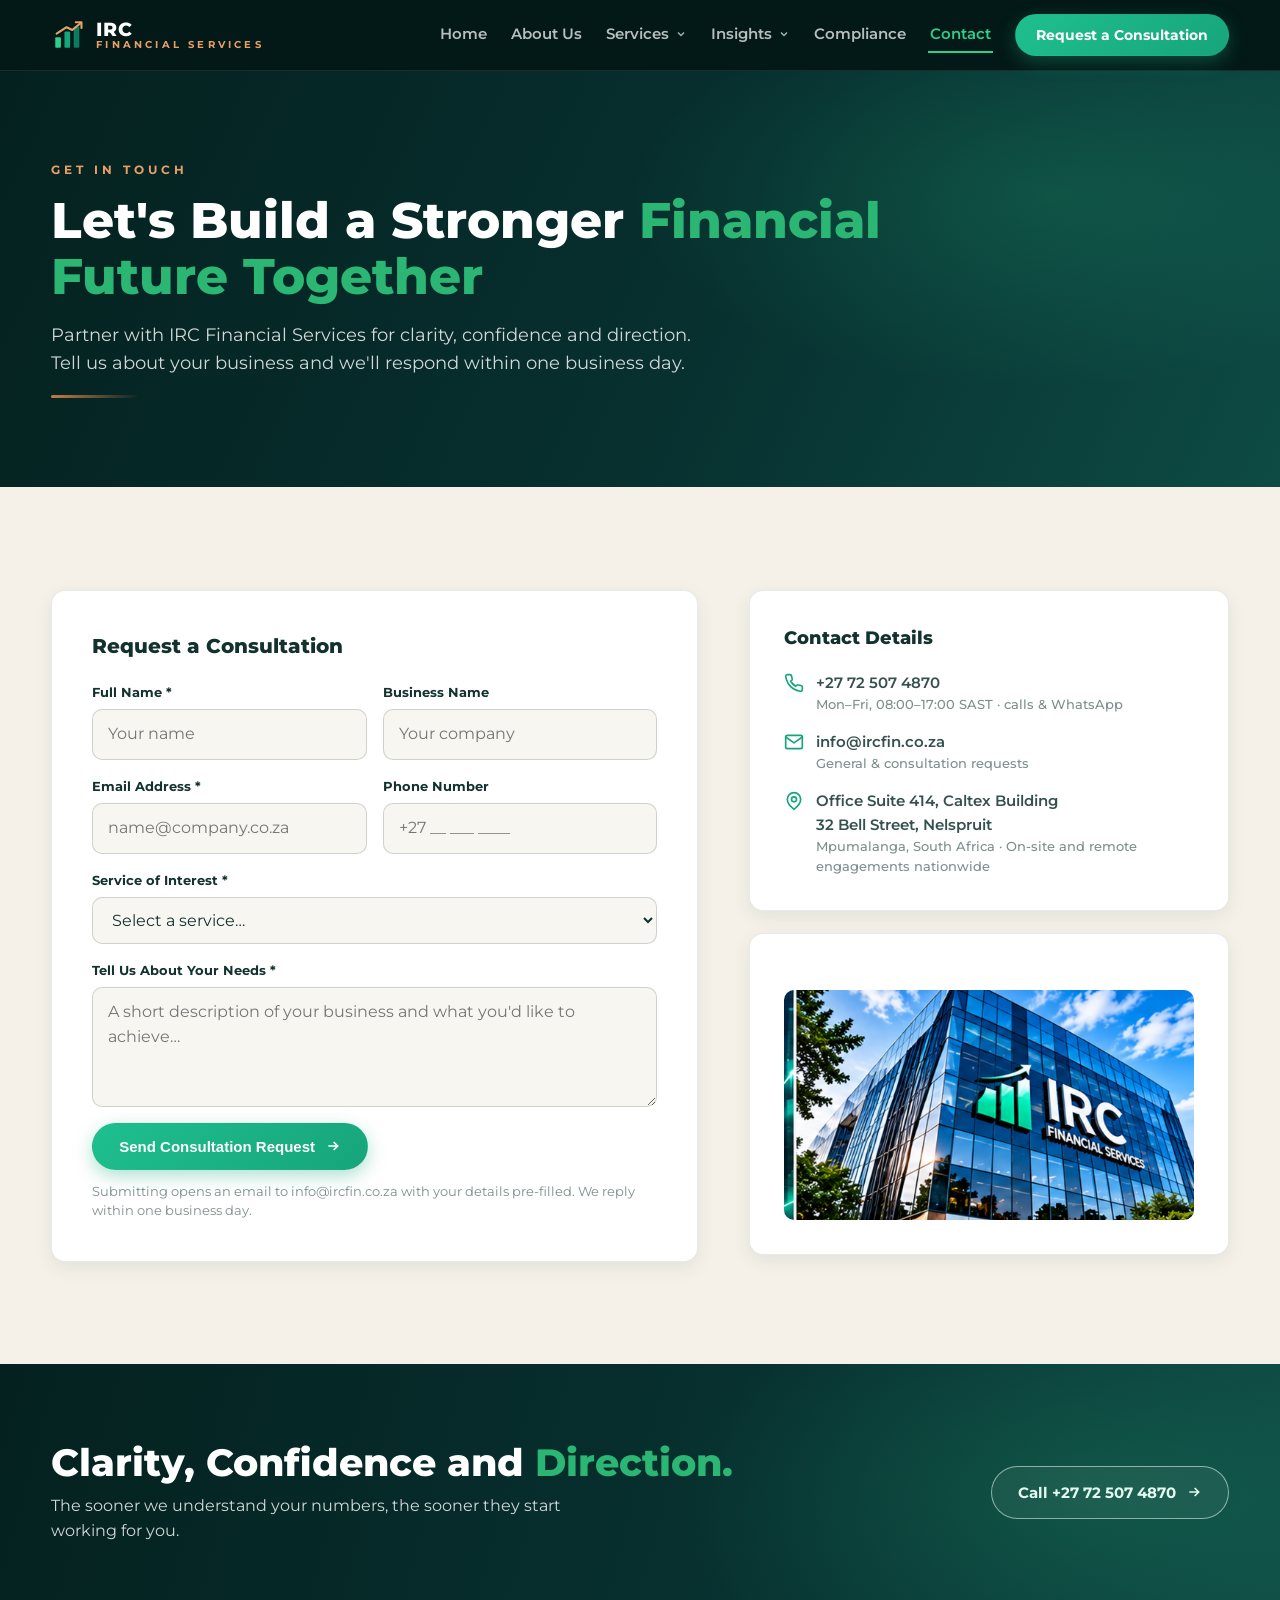
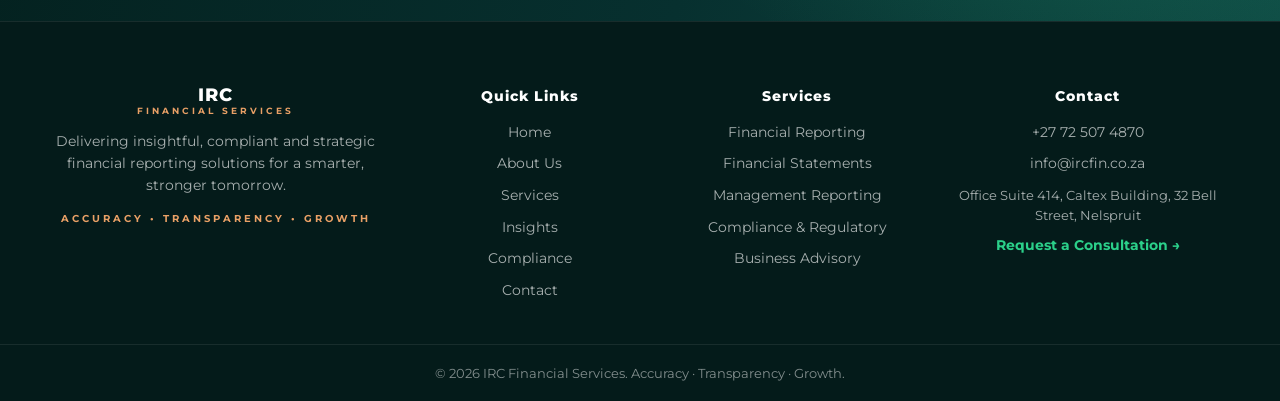
<file: contact.html>
<!DOCTYPE html>
<html lang="en">
<head>
<meta charset="UTF-8" />
<meta name="viewport" content="width=device-width, initial-scale=1.0" />
<title>Contact Us — IRC Financial Services</title>
<meta name="description" content="Partner with IRC Financial Services for clarity, confidence and direction. Request a consultation — Nelspruit, South Africa. +27 72 507 4870 · info@ircfin.co.za" />
<link rel="preconnect" href="https://fonts.googleapis.com" />
<link rel="preconnect" href="https://fonts.gstatic.com" crossorigin />
<link href="https://fonts.googleapis.com/css2?family=Montserrat:wght@400;500;600;700;800&family=Cormorant+Garamond:ital,wght@1,600&display=swap" rel="stylesheet" />
<link rel="stylesheet" href="styles.css" />
</head>
<body>

<nav class="navbar">
  <div class="container navbar-inner">
    <a class="nav-logo" href="index.html">
      <svg width="34" height="34" viewBox="0 0 48 48" fill="none" aria-hidden="true">
        <rect x="6" y="27" width="8" height="15" rx="1.5" fill="#2BD08A"/>
        <rect x="19" y="19" width="8" height="23" rx="1.5" fill="#17A57B"/>
        <rect x="32" y="12" width="8" height="30" rx="1.5" fill="#0E7A5F"/>
        <path d="M8 22 22 13l8 4L42 7" stroke="#E9A066" stroke-width="3" fill="none" stroke-linecap="round" stroke-linejoin="round"/>
        <path d="M35 6h8v8" stroke="#E9A066" stroke-width="3" fill="none" stroke-linecap="round" stroke-linejoin="round"/>
      </svg>
      <span class="nav-logo-text"><b>IRC</b><span>FINANCIAL SERVICES</span></span>
    </a>
    <div class="nav-right">
      <div class="nav-links" id="nav-links">
        <a href="index.html">Home</a>
        <a href="about.html">About Us</a>
        <div class="drop">
          <a href="services.html">Services
            <svg class="caret" width="12" height="12" viewBox="0 0 24 24" fill="none" stroke="currentColor" stroke-width="3"><path d="m6 9 6 6 6-6"/></svg></a>
          <div class="drop-menu">
            <a href="services.html#svc-reporting">Financial Reporting</a>
            <a href="services.html#svc-statements">Financial Statements</a>
            <a href="services.html#svc-management">Management Reporting</a>
            <a href="services.html#svc-compliance">Compliance &amp; Regulatory</a>
            <a href="services.html#svc-analysis">Financial Analysis</a>
            <a href="services.html#svc-advisory">Business Advisory</a>
          </div>
        </div>
        <div class="drop">
          <a href="insights.html">Insights
            <svg class="caret" width="12" height="12" viewBox="0 0 24 24" fill="none" stroke="currentColor" stroke-width="3"><path d="m6 9 6 6 6-6"/></svg></a>
          <div class="drop-menu">
            <a href="insights.html#insight-featured">Management Dashboards</a>
            <a href="insights.html#insight-1">Reporting Best Practices</a>
            <a href="insights.html#insight-2">Understanding Financial Risk</a>
            <a href="insights.html#insight-3">Compliance Updates</a>
            <a href="insights.html#insight-4">Global Standards &amp; IFRS</a>
            <a href="insights.html#insight-5">Boardroom Confidence</a>
            <a href="insights.html#insight-6">Numbers into Progress</a>
          </div>
        </div>
        <a href="compliance.html">Compliance</a>
        <a href="contact.html" class="active">Contact</a>
        <a href="contact.html" class="menu-cta">Request a Consultation</a>
      </div>
      <a href="contact.html" class="btn btn-primary nav-cta">Request a Consultation</a>
      <button class="nav-burger" type="button" aria-label="Open menu" aria-expanded="false" aria-controls="nav-links">
        <span></span><span></span><span></span>
      </button>
    </div>
  </div>
</nav>

<!-- ================= PAGE HERO ================= -->
<header class="page-hero">
  <div class="container">
    <div class="kicker">GET IN TOUCH</div>
    <h1>Let's Build a Stronger <span class="accent">Financial Future Together</span></h1>
    <p class="sub">Partner with IRC Financial Services for clarity, confidence and direction. Tell us about your business and we'll respond within one business day.</p>
    <i class="copper-rule"></i>
  </div>
</header>

<!-- ================= FORM + INFO ================= -->
<section class="band-light">
  <div class="container contact-wrap">
    <div class="form-card">
      <h3>Request a Consultation</h3>
      <form id="consultForm" novalidate>
        <div class="form-row">
          <div class="field">
            <label for="name">Full Name *</label>
            <input id="name" name="name" type="text" placeholder="Your name" required />
          </div>
          <div class="field">
            <label for="company">Business Name</label>
            <input id="company" name="company" type="text" placeholder="Your company" />
          </div>
        </div>
        <div class="form-row">
          <div class="field">
            <label for="email">Email Address *</label>
            <input id="email" name="email" type="email" placeholder="name@company.co.za" required />
          </div>
          <div class="field">
            <label for="phone">Phone Number</label>
            <input id="phone" name="phone" type="tel" placeholder="+27 __ ___ ____" />
          </div>
        </div>
        <div class="field">
          <label for="service">Service of Interest *</label>
          <select id="service" name="service" required>
            <option value="" disabled selected>Select a service…</option>
            <option>Financial Reporting</option>
            <option>Financial Statements</option>
            <option>Management Reporting</option>
            <option>Compliance &amp; Regulatory Reporting</option>
            <option>Financial Analysis</option>
            <option>Business Advisory</option>
            <option>Not sure — need guidance</option>
          </select>
        </div>
        <div class="field">
          <label for="message">Tell Us About Your Needs *</label>
          <textarea id="message" name="message" placeholder="A short description of your business and what you'd like to achieve…" required></textarea>
        </div>
        <button type="submit" class="btn btn-primary">Send Consultation Request
          <svg viewBox="0 0 24 24" fill="none" stroke="currentColor" stroke-width="2.4"><path d="M5 12h14M13 6l6 6-6 6"/></svg>
        </button>
        <small style="display:block;margin-top:12px;color:rgba(18,49,47,.55);font-size:12.5px">Submitting opens an email to info@ircfin.co.za with your details pre-filled. We reply within one business day.</small>
      </form>
    </div>

    <div style="display:grid;gap:22px">
      <div class="info-card">
        <h3>Contact Details</h3>
        <ul class="info-list">
          <li>
            <svg viewBox="0 0 24 24" fill="none" stroke="currentColor" stroke-width="2"><path d="M22 16.9v3a2 2 0 0 1-2.2 2 19.8 19.8 0 0 1-8.6-3 19.5 19.5 0 0 1-6-6A19.8 19.8 0 0 1 2.1 4.2 2 2 0 0 1 4.1 2h3a2 2 0 0 1 2 1.7c.1 1 .4 2 .7 2.9a2 2 0 0 1-.4 2.1L8.1 9.9a16 16 0 0 0 6 6l1.2-1.2a2 2 0 0 1 2.1-.4c.9.3 1.9.6 2.9.7a2 2 0 0 1 1.7 2Z"/></svg>
            <span><a href="tel:+27725074870">+27 72 507 4870</a><small>Mon–Fri, 08:00–17:00 SAST · calls &amp; WhatsApp</small></span>
          </li>
          <li>
            <svg viewBox="0 0 24 24" fill="none" stroke="currentColor" stroke-width="2"><rect x="2" y="4" width="20" height="16" rx="2"/><path d="m22 6-10 7L2 6"/></svg>
            <span><a href="mailto:info@ircfin.co.za">info@ircfin.co.za</a><small>General &amp; consultation requests</small></span>
          </li>
          <li>
            <svg viewBox="0 0 24 24" fill="none" stroke="currentColor" stroke-width="2"><path d="M20 10c0 6-8 12-8 12S4 16 4 10a8 8 0 1 1 16 0Z"/><circle cx="12" cy="10" r="3"/></svg>
            <span>Office Suite 414, Caltex Building<br />32 Bell Street, Nelspruit<small>Mpumalanga, South Africa · On-site and remote engagements nationwide</small></span>
          </li>
        </ul>
      </div>
      <div class="info-card">
        <div class="thumb"><img src="images/03_corporate_architecture.png" alt="IRC Financial Services headquarters in Nelspruit" /></div>
      </div>
    </div>
  </div>
</section>

<!-- ================= CTA ================= -->
<section class="cta-band">
  <div class="container cta-inner">
    <div>
      <h2>Clarity, Confidence and <span class="accent">Direction.</span></h2>
      <p>The sooner we understand your numbers, the sooner they start working for you.</p>
    </div>
    <a href="tel:+27725074870" class="btn btn-ghost">Call +27 72 507 4870
      <svg viewBox="0 0 24 24" fill="none" stroke="currentColor" stroke-width="2.4"><path d="M5 12h14M13 6l6 6-6 6"/></svg>
    </a>
  </div>
</section>

<footer class="site-footer">
  <div class="container footer-grid">
    <div class="footer-brand">
      <div class="footer-logo">
        <span style="display:flex;flex-direction:column;line-height:1.1"><b>IRC</b><span>FINANCIAL SERVICES</span></span>
      </div>
      <p>Delivering insightful, compliant and strategic financial reporting solutions for a smarter, stronger tomorrow.</p>
      <div class="brand-values">ACCURACY • TRANSPARENCY • GROWTH</div>
    </div>
    <div>
      <h4>Quick Links</h4>
      <ul>
        <li><a href="index.html">Home</a></li>
        <li><a href="about.html">About Us</a></li>
        <li><a href="services.html">Services</a></li>
        <li><a href="insights.html">Insights</a></li>
                <li><a href="compliance.html">Compliance</a></li>
        <li><a href="contact.html">Contact</a></li>
      </ul>
    </div>
    <div>
      <h4>Services</h4>
      <ul>
        <li><a href="services.html">Financial Reporting</a></li>
        <li><a href="services.html">Financial Statements</a></li>
        <li><a href="services.html">Management Reporting</a></li>
        <li><a href="services.html">Compliance &amp; Regulatory</a></li>
        <li><a href="services.html">Business Advisory</a></li>
      </ul>
    </div>
    <div>
      <h4>Contact</h4>
      <ul>
        <li><a href="tel:+27725074870">+27 72 507 4870</a></li>
        <li><a href="mailto:info@ircfin.co.za">info@ircfin.co.za</a></li>
        <li>Office Suite 414, Caltex Building, 32 Bell Street, Nelspruit</li>
        <li><a href="contact.html" style="color:var(--emerald-bright);font-weight:700">Request a Consultation →</a></li>
      </ul>
    </div>
  </div>
  <div class="footer-bottom">© 2026 IRC Financial Services. Accuracy · Transparency · Growth.</div>
</footer>

<script>
document.getElementById('consultForm').addEventListener('submit', function (e) {
  e.preventDefault();
  var f = e.target;
  if (!f.name.value || !f.email.value || !f.service.value || !f.message.value) {
    alert('Please complete the required fields (marked with *).'); return;
  }
  var subject = encodeURIComponent('Consultation Request — ' + f.service.value + ' (' + f.name.value + ')');
  var body = encodeURIComponent(
    'Name: ' + f.name.value + '\n' +
    'Business: ' + f.company.value + '\n' +
    'Email: ' + f.email.value + '\n' +
    'Phone: ' + f.phone.value + '\n' +
    'Service of interest: ' + f.service.value + '\n\n' +
    f.message.value
  );
  window.location.href = 'mailto:info@ircfin.co.za?subject=' + subject + '&body=' + body;
});
</script>

<script>
  (function(){
    var nav = document.querySelector('.navbar');
    if (!nav) return;
    var burger = nav.querySelector('.nav-burger');
    var mq = window.matchMedia('(max-width:820px)');
    if (burger) {
      burger.addEventListener('click', function(){
        var open = nav.classList.toggle('menu-open');
        burger.setAttribute('aria-expanded', open ? 'true' : 'false');
      });
    }
    document.querySelectorAll('.navbar .drop > a').forEach(function(a){
      a.addEventListener('click', function(e){
        if (mq.matches) {
          e.preventDefault();
          a.parentElement.classList.toggle('open');
        }
      });
    });
    document.querySelectorAll('.navbar .nav-links a:not(.menu-cta)').forEach(function(a){
      a.addEventListener('click', function(){
        nav.classList.remove('menu-open');
        if (burger) burger.setAttribute('aria-expanded', 'false');
      });
    });
  })();
</script>
</body>
</html>
</file>
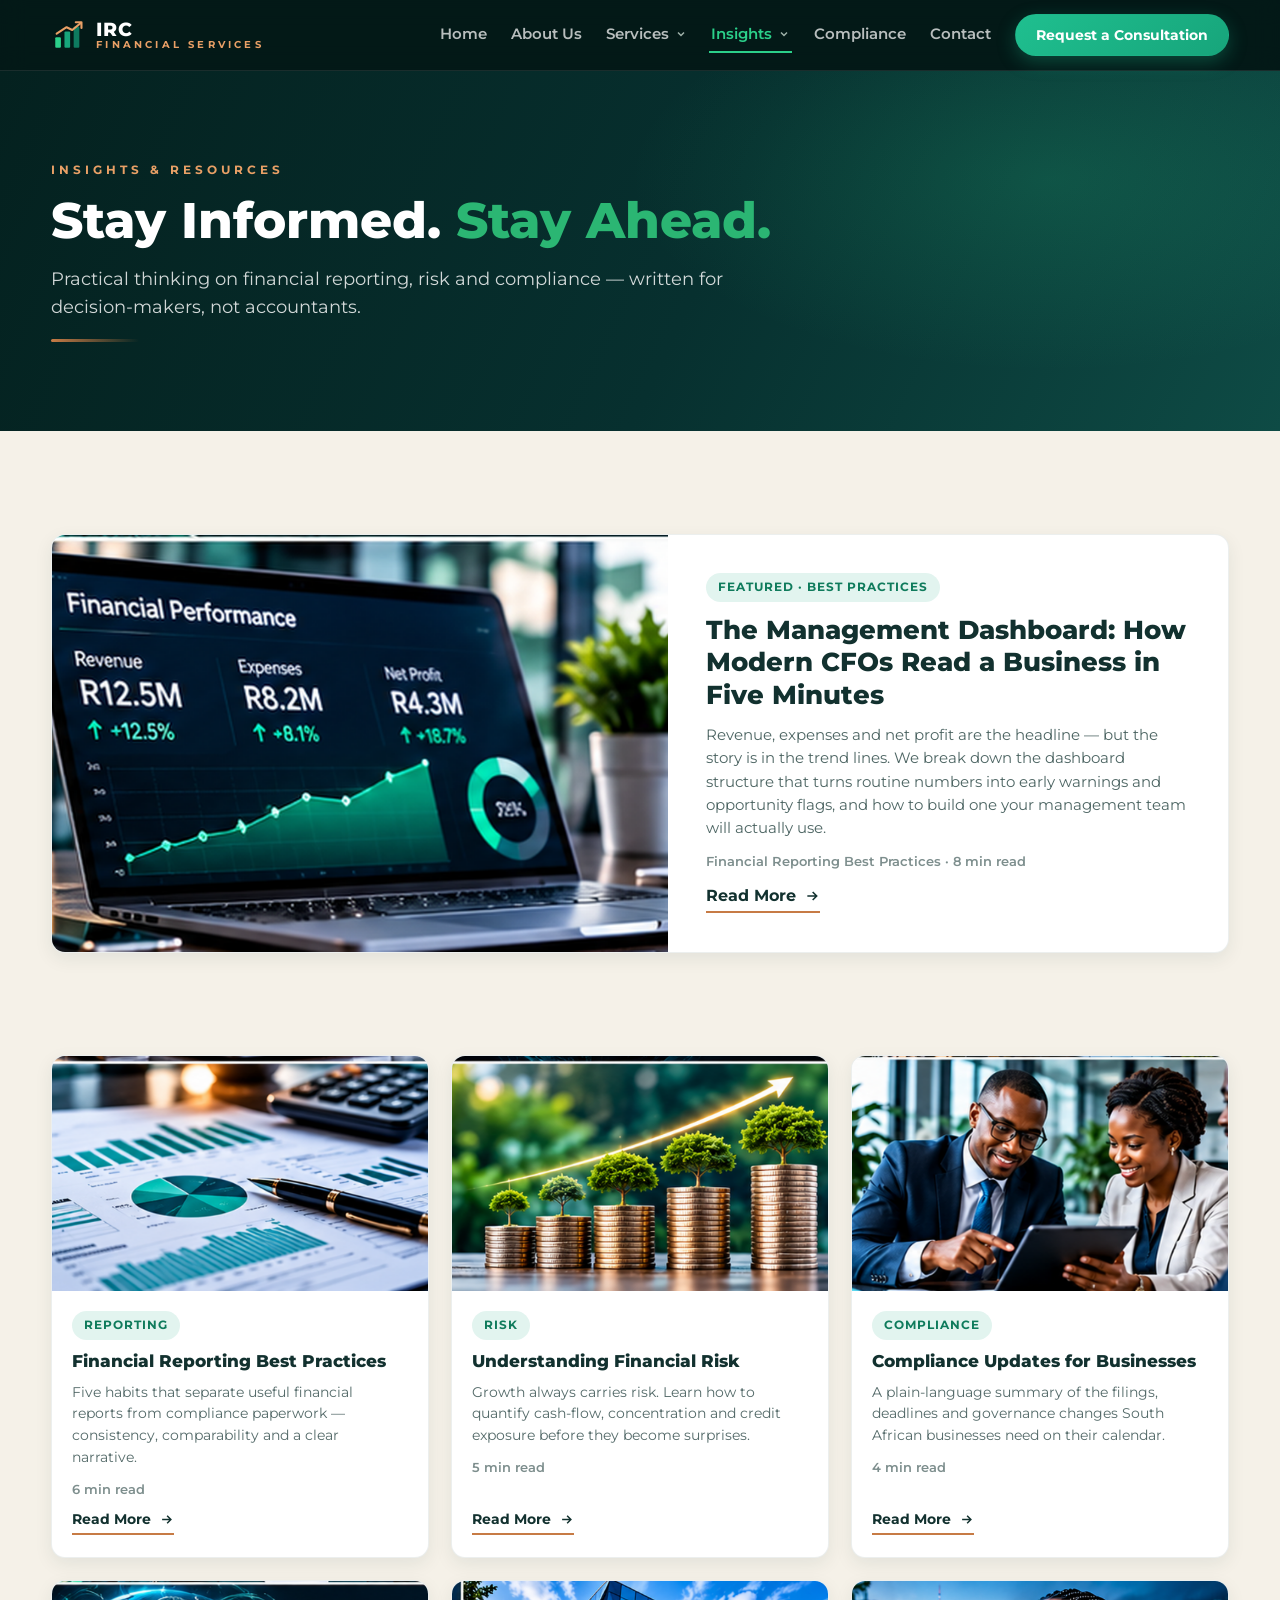
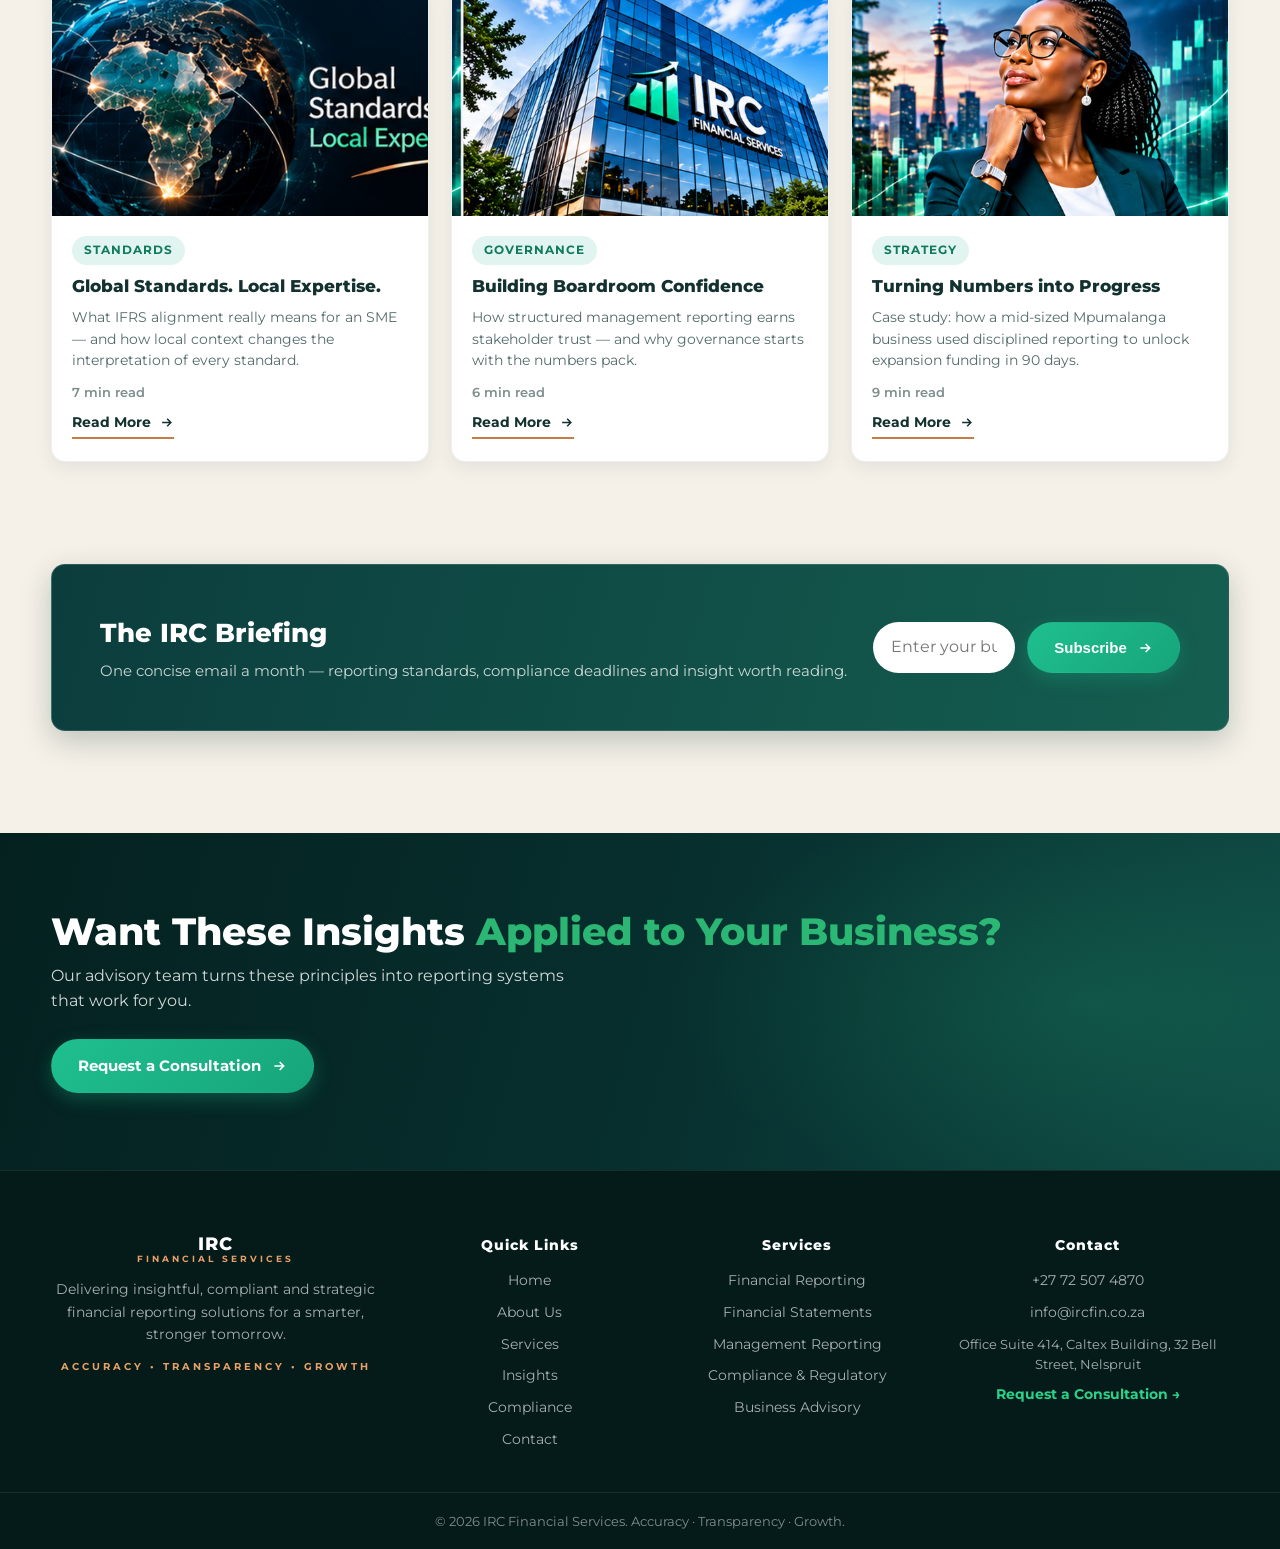
<file: insights.html>
<!DOCTYPE html>
<html lang="en">
<head>
<meta charset="UTF-8" />
<meta name="viewport" content="width=device-width, initial-scale=1.0" />
<title>Insights — IRC Financial Services</title>
<meta name="description" content="Financial reporting best practices, risk insights and compliance updates from IRC Financial Services — helping South African businesses stay informed and stay ahead." />
<link rel="preconnect" href="https://fonts.googleapis.com" />
<link rel="preconnect" href="https://fonts.gstatic.com" crossorigin />
<link href="https://fonts.googleapis.com/css2?family=Montserrat:wght@400;500;600;700;800&family=Cormorant+Garamond:ital,wght@1,600&display=swap" rel="stylesheet" />
<link rel="stylesheet" href="styles.css" />
</head>
<body>

<nav class="navbar">
  <div class="container navbar-inner">
    <a class="nav-logo" href="index.html">
      <svg width="34" height="34" viewBox="0 0 48 48" fill="none" aria-hidden="true">
        <rect x="6" y="27" width="8" height="15" rx="1.5" fill="#2BD08A"/>
        <rect x="19" y="19" width="8" height="23" rx="1.5" fill="#17A57B"/>
        <rect x="32" y="12" width="8" height="30" rx="1.5" fill="#0E7A5F"/>
        <path d="M8 22 22 13l8 4L42 7" stroke="#E9A066" stroke-width="3" fill="none" stroke-linecap="round" stroke-linejoin="round"/>
        <path d="M35 6h8v8" stroke="#E9A066" stroke-width="3" fill="none" stroke-linecap="round" stroke-linejoin="round"/>
      </svg>
      <span class="nav-logo-text"><b>IRC</b><span>FINANCIAL SERVICES</span></span>
    </a>
    <div class="nav-right">
      <div class="nav-links" id="nav-links">
        <a href="index.html">Home</a>
        <a href="about.html">About Us</a>
        <div class="drop">
          <a href="services.html">Services
            <svg class="caret" width="12" height="12" viewBox="0 0 24 24" fill="none" stroke="currentColor" stroke-width="3"><path d="m6 9 6 6 6-6"/></svg></a>
          <div class="drop-menu">
            <a href="services.html#svc-reporting">Financial Reporting</a>
            <a href="services.html#svc-statements">Financial Statements</a>
            <a href="services.html#svc-management">Management Reporting</a>
            <a href="services.html#svc-compliance">Compliance &amp; Regulatory</a>
            <a href="services.html#svc-analysis">Financial Analysis</a>
            <a href="services.html#svc-advisory">Business Advisory</a>
          </div>
        </div>
        <div class="drop">
          <a href="insights.html" class="active">Insights
            <svg class="caret" width="12" height="12" viewBox="0 0 24 24" fill="none" stroke="currentColor" stroke-width="3"><path d="m6 9 6 6 6-6"/></svg></a>
          <div class="drop-menu">
            <a href="insights.html#insight-featured">Management Dashboards</a>
            <a href="insights.html#insight-1">Reporting Best Practices</a>
            <a href="insights.html#insight-2">Understanding Financial Risk</a>
            <a href="insights.html#insight-3">Compliance Updates</a>
            <a href="insights.html#insight-4">Global Standards &amp; IFRS</a>
            <a href="insights.html#insight-5">Boardroom Confidence</a>
            <a href="insights.html#insight-6">Numbers into Progress</a>
          </div>
        </div>
                <a href="compliance.html">Compliance</a>
        <a href="contact.html">Contact</a>
        <a href="contact.html" class="menu-cta">Request a Consultation</a>
      </div>
      <a href="contact.html" class="btn btn-primary nav-cta">Request a Consultation</a>
      <button class="nav-burger" type="button" aria-label="Open menu" aria-expanded="false" aria-controls="nav-links">
        <span></span><span></span><span></span>
      </button>
    </div>
  </div>
</nav>

<!-- ================= PAGE HERO ================= -->
<header class="page-hero">
  <div class="container">
    <div class="kicker">INSIGHTS &amp; RESOURCES</div>
    <h1>Stay Informed. <span class="accent">Stay Ahead.</span></h1>
    <p class="sub">Practical thinking on financial reporting, risk and compliance — written for decision-makers, not accountants.</p>
    <i class="copper-rule"></i>
  </div>
</header>

<!-- ================= FEATURED ARTICLE ================= -->
<section class="band-light">
  <div class="container">
    <article class="featured" id="insight-featured">
      <div class="thumb"><img src="images/04_financial_dashboard.png" alt="Financial performance dashboard on a laptop" /></div>
      <div class="body">
        <span class="chip" style="align-self:flex-start">FEATURED · BEST PRACTICES</span>
        <h3>The Management Dashboard: How Modern CFOs Read a Business in Five Minutes</h3>
        <p>Revenue, expenses and net profit are the headline — but the story is in the trend lines. We break down the dashboard structure that turns routine numbers into early warnings and opportunity flags, and how to build one your management team will actually use.</p>
        <span class="meta">Financial Reporting Best Practices · 8 min read</span>
        <a href="contact.html" class="link-more" style="align-self:flex-start">Read More
          <svg width="16" height="16" viewBox="0 0 24 24" fill="none" stroke="currentColor" stroke-width="2.4"><path d="M5 12h14M13 6l6 6-6 6"/></svg>
        </a>
      </div>
    </article>
  </div>
</section>

<!-- ================= ARTICLE GRID ================= -->
<section class="band-light" style="padding-top:0">
  <div class="container">
    <div class="cards">
      <article class="insight-card" id="insight-1">
        <div class="thumb"><img src="images/07_financial_reports.png" alt="Printed financial reports with charts, a pen and a calculator" /></div>
        <div class="body">
          <span class="chip" style="align-self:flex-start">REPORTING</span>
          <h3>Financial Reporting Best Practices</h3>
          <p style="font-size:14px;color:rgba(18,49,47,.72)">Five habits that separate useful financial reports from compliance paperwork — consistency, comparability and a clear narrative.</p>
          <span class="meta">6 min read</span>
          <a href="contact.html" class="link-more" style="align-self:flex-start">Read More
            <svg width="15" height="15" viewBox="0 0 24 24" fill="none" stroke="currentColor" stroke-width="2.4"><path d="M5 12h14M13 6l6 6-6 6"/></svg></a>
        </div>
      </article>
      <article class="insight-card" id="insight-2">
        <div class="thumb"><img src="images/08_growth_investment.png" alt="Coins growing into trees with a rising golden arrow" /></div>
        <div class="body">
          <span class="chip" style="align-self:flex-start">RISK</span>
          <h3>Understanding Financial Risk</h3>
          <p style="font-size:14px;color:rgba(18,49,47,.72)">Growth always carries risk. Learn how to quantify cash-flow, concentration and credit exposure before they become surprises.</p>
          <span class="meta">5 min read</span>
          <a href="contact.html" class="link-more" style="align-self:flex-start">Read More
            <svg width="15" height="15" viewBox="0 0 24 24" fill="none" stroke="currentColor" stroke-width="2.4"><path d="M5 12h14M13 6l6 6-6 6"/></svg></a>
        </div>
      </article>
      <article class="insight-card" id="insight-3">
        <div class="thumb"><img src="images/06_business_consultation.png" alt="Advisors reviewing compliance updates together on a tablet" /></div>
        <div class="body">
          <span class="chip" style="align-self:flex-start">COMPLIANCE</span>
          <h3>Compliance Updates for Businesses</h3>
          <p style="font-size:14px;color:rgba(18,49,47,.72)">A plain-language summary of the filings, deadlines and governance changes South African businesses need on their calendar.</p>
          <span class="meta">4 min read</span>
          <a href="contact.html" class="link-more" style="align-self:flex-start">Read More
            <svg width="15" height="15" viewBox="0 0 24 24" fill="none" stroke="currentColor" stroke-width="2.4"><path d="M5 12h14M13 6l6 6-6 6"/></svg></a>
        </div>
      </article>
      <article class="insight-card" id="insight-4">
        <div class="thumb"><img src="images/05_global_finance_visual.png" alt="Digital globe over Africa — global standards with local insight" /></div>
        <div class="body">
          <span class="chip" style="align-self:flex-start">STANDARDS</span>
          <h3>Global Standards. Local Expertise.</h3>
          <p style="font-size:14px;color:rgba(18,49,47,.72)">What IFRS alignment really means for an SME — and how local context changes the interpretation of every standard.</p>
          <span class="meta">7 min read</span>
          <a href="contact.html" class="link-more" style="align-self:flex-start">Read More
            <svg width="15" height="15" viewBox="0 0 24 24" fill="none" stroke="currentColor" stroke-width="2.4"><path d="M5 12h14M13 6l6 6-6 6"/></svg></a>
        </div>
      </article>
      <article class="insight-card" id="insight-5">
        <div class="thumb"><img src="images/03_corporate_architecture.png" alt="Corporate headquarters with IRC branding" /></div>
        <div class="body">
          <span class="chip" style="align-self:flex-start">GOVERNANCE</span>
          <h3>Building Boardroom Confidence</h3>
          <p style="font-size:14px;color:rgba(18,49,47,.72)">How structured management reporting earns stakeholder trust — and why governance starts with the numbers pack.</p>
          <span class="meta">6 min read</span>
          <a href="contact.html" class="link-more" style="align-self:flex-start">Read More
            <svg width="15" height="15" viewBox="0 0 24 24" fill="none" stroke="currentColor" stroke-width="2.4"><path d="M5 12h14M13 6l6 6-6 6"/></svg></a>
        </div>
      </article>
      <article class="insight-card" id="insight-6">
        <div class="thumb"><img src="images/02_hero_consultant.png" alt="Consultant considering financial insights against a city skyline" /></div>
        <div class="body">
          <span class="chip" style="align-self:flex-start">STRATEGY</span>
          <h3>Turning Numbers into Progress</h3>
          <p style="font-size:14px;color:rgba(18,49,47,.72)">Case study: how a mid-sized Mpumalanga business used disciplined reporting to unlock expansion funding in 90 days.</p>
          <span class="meta">9 min read</span>
          <a href="contact.html" class="link-more" style="align-self:flex-start">Read More
            <svg width="15" height="15" viewBox="0 0 24 24" fill="none" stroke="currentColor" stroke-width="2.4"><path d="M5 12h14M13 6l6 6-6 6"/></svg></a>
        </div>
      </article>
    </div>
  </div>
</section>

<!-- ================= NEWSLETTER ================= -->
<section class="band-light" style="padding-top:0">
  <div class="container">
    <div class="newsletter">
      <div>
        <h3>The IRC Briefing</h3>
        <p>One concise email a month — reporting standards, compliance deadlines and insight worth reading.</p>
      </div>
      <form action="mailto:info@ircfin.co.za" method="post" enctype="text/plain">
        <input type="email" name="NewsletterSignup" placeholder="Enter your business email" required aria-label="Email address" />
        <button type="submit" class="btn btn-primary">Subscribe
          <svg viewBox="0 0 24 24" fill="none" stroke="currentColor" stroke-width="2.4"><path d="M5 12h14M13 6l6 6-6 6"/></svg>
        </button>
      </form>
    </div>
  </div>
</section>

<!-- ================= CTA ================= -->
<section class="cta-band">
  <div class="container cta-inner">
    <div>
      <h2>Want These Insights <span class="accent">Applied to Your Business?</span></h2>
      <p>Our advisory team turns these principles into reporting systems that work for you.</p>
    </div>
    <a href="contact.html" class="btn btn-primary">Request a Consultation
      <svg viewBox="0 0 24 24" fill="none" stroke="currentColor" stroke-width="2.4"><path d="M5 12h14M13 6l6 6-6 6"/></svg>
    </a>
  </div>
</section>

<footer class="site-footer">
  <div class="container footer-grid">
    <div class="footer-brand">
      <div class="footer-logo">
        <span style="display:flex;flex-direction:column;line-height:1.1"><b>IRC</b><span>FINANCIAL SERVICES</span></span>
      </div>
      <p>Delivering insightful, compliant and strategic financial reporting solutions for a smarter, stronger tomorrow.</p>
      <div class="brand-values">ACCURACY • TRANSPARENCY • GROWTH</div>
    </div>
    <div>
      <h4>Quick Links</h4>
      <ul>
        <li><a href="index.html">Home</a></li>
        <li><a href="about.html">About Us</a></li>
        <li><a href="services.html">Services</a></li>
        <li><a href="insights.html">Insights</a></li>
                <li><a href="compliance.html">Compliance</a></li>
        <li><a href="contact.html">Contact</a></li>
      </ul>
    </div>
    <div>
      <h4>Services</h4>
      <ul>
        <li><a href="services.html">Financial Reporting</a></li>
        <li><a href="services.html">Financial Statements</a></li>
        <li><a href="services.html">Management Reporting</a></li>
        <li><a href="services.html">Compliance &amp; Regulatory</a></li>
        <li><a href="services.html">Business Advisory</a></li>
      </ul>
    </div>
    <div>
      <h4>Contact</h4>
      <ul>
        <li><a href="tel:+27725074870">+27 72 507 4870</a></li>
        <li><a href="mailto:info@ircfin.co.za">info@ircfin.co.za</a></li>
        <li>Office Suite 414, Caltex Building, 32 Bell Street, Nelspruit</li>
        <li><a href="contact.html" style="color:var(--emerald-bright);font-weight:700">Request a Consultation →</a></li>
      </ul>
    </div>
  </div>
  <div class="footer-bottom">© 2026 IRC Financial Services. Accuracy · Transparency · Growth.</div>
</footer>

<script>
  (function(){
    var nav = document.querySelector('.navbar');
    if (!nav) return;
    var burger = nav.querySelector('.nav-burger');
    var mq = window.matchMedia('(max-width:820px)');
    if (burger) {
      burger.addEventListener('click', function(){
        var open = nav.classList.toggle('menu-open');
        burger.setAttribute('aria-expanded', open ? 'true' : 'false');
      });
    }
    document.querySelectorAll('.navbar .drop > a').forEach(function(a){
      a.addEventListener('click', function(e){
        if (mq.matches) {
          e.preventDefault();
          a.parentElement.classList.toggle('open');
        }
      });
    });
    document.querySelectorAll('.navbar .nav-links a:not(.menu-cta)').forEach(function(a){
      a.addEventListener('click', function(){
        nav.classList.remove('menu-open');
        if (burger) burger.setAttribute('aria-expanded', 'false');
      });
    });
  })();
</script>
</body>
</html>
</file>
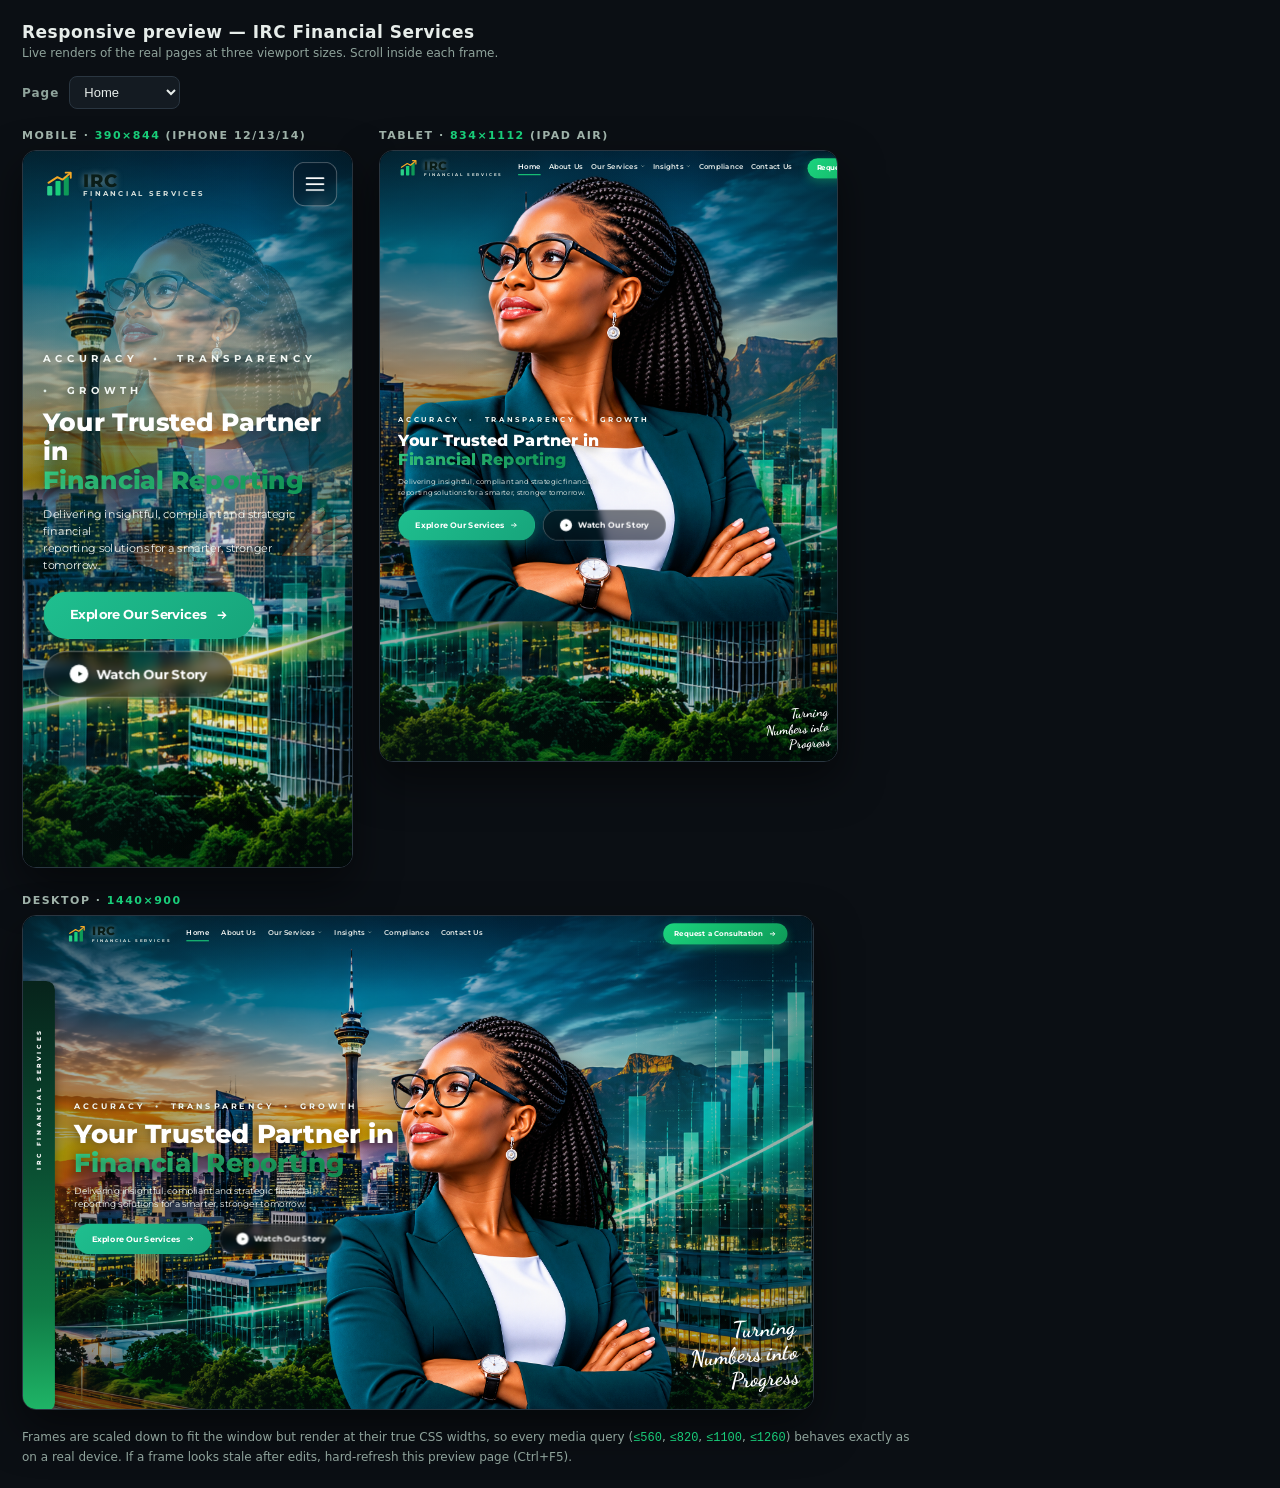
<file: responsive-preview.html>
<!DOCTYPE html>
<html lang="en">
<head>
<meta charset="UTF-8" />
<meta name="viewport" content="width=device-width, initial-scale=1" />
<title>IRC Website — Responsive Preview</title>
<style>
  :root{color-scheme:dark}
  *{box-sizing:border-box;margin:0;padding:0}
  body{background:#0B0F14;color:#E7EDEA;font-family:"Segoe UI",system-ui,Arial,sans-serif;padding:22px}
  h1{font-size:17px;font-weight:800;letter-spacing:.5px;margin-bottom:4px}
  .sub{font-size:12px;color:#8FA39B;margin-bottom:16px}
  .bar{display:flex;align-items:center;gap:10px;margin-bottom:20px;flex-wrap:wrap}
  .bar label{font-size:12px;color:#8FA39B;font-weight:700;letter-spacing:1px}
  .bar select{background:#141B22;color:#E7EDEA;border:1px solid #2A3641;border-radius:8px;padding:7px 10px;font-size:13px}
  .row{display:flex;gap:26px;align-items:flex-start;flex-wrap:wrap}
  .device{flex:0 0 auto}
  .device .cap{font-size:11px;font-weight:800;letter-spacing:1.5px;color:#9FB2A9;margin-bottom:8px;text-transform:uppercase}
  .device .cap b{color:#19CE7A}
  .clip{overflow:hidden;border-radius:14px;border:1px solid #2A3641;box-shadow:0 18px 44px rgba(0,0,0,.5);background:#000}
  .clip iframe{border:0;display:block;transform-origin:0 0;background:#04060A}
  /* device sizes: iframe rendered at full CSS size, scaled down to fit */
  .mobile  .clip{width:331px;height:718px}   .mobile  iframe{width:390px;height:844px;transform:scale(.8487)}
  .tablet  .clip{width:459px;height:612px}   .tablet  iframe{width:834px;height:1112px;transform:scale(.5502)}
  .desktop .clip{width:792px;height:495px}   .desktop iframe{width:1440px;height:900px;transform:scale(.55)}
  .note{margin-top:18px;font-size:12px;color:#8FA39B;max-width:900px;line-height:1.6}
  .note code{color:#19CE7A}
</style>
</head>
<body>
  <h1>Responsive preview — IRC Financial Services</h1>
  <div class="sub">Live renders of the real pages at three viewport sizes. Scroll inside each frame.</div>
  <div class="bar">
    <label for="page">Page</label>
    <select id="page">
      <option value="index.html" selected>Home</option>
      <option value="about.html">About Us</option>
      <option value="services.html">Services</option>
      <option value="insights.html">Insights</option>
      <option value="compliance.html">Compliance</option>
      <option value="contact.html">Contact</option>
    </select>
  </div>
  <div class="row">
    <div class="device mobile">
      <div class="cap">Mobile · <b>390×844</b> (iPhone 12/13/14)</div>
      <div class="clip"><iframe id="f1" src="index.html"></iframe></div>
    </div>
    <div class="device tablet">
      <div class="cap">Tablet · <b>834×1112</b> (iPad Air)</div>
      <div class="clip"><iframe id="f2" src="index.html"></iframe></div>
    </div>
    <div class="device desktop">
      <div class="cap">Desktop · <b>1440×900</b></div>
      <div class="clip"><iframe id="f3" src="index.html"></iframe></div>
    </div>
  </div>
  <div class="note">
    Frames are scaled down to fit the window but render at their true CSS widths, so every media query
    (<code>≤560</code>, <code>≤820</code>, <code>≤1100</code>, <code>≤1260</code>) behaves exactly as on a real device.
    If a frame looks stale after edits, hard-refresh this preview page (Ctrl+F5).
  </div>
  <script>
    document.getElementById('page').addEventListener('change', function(){
      var src = this.value;
      ['f1','f2','f3'].forEach(function(id){ document.getElementById(id).src = src; });
    });
  </script>
</body>
</html>
</file>
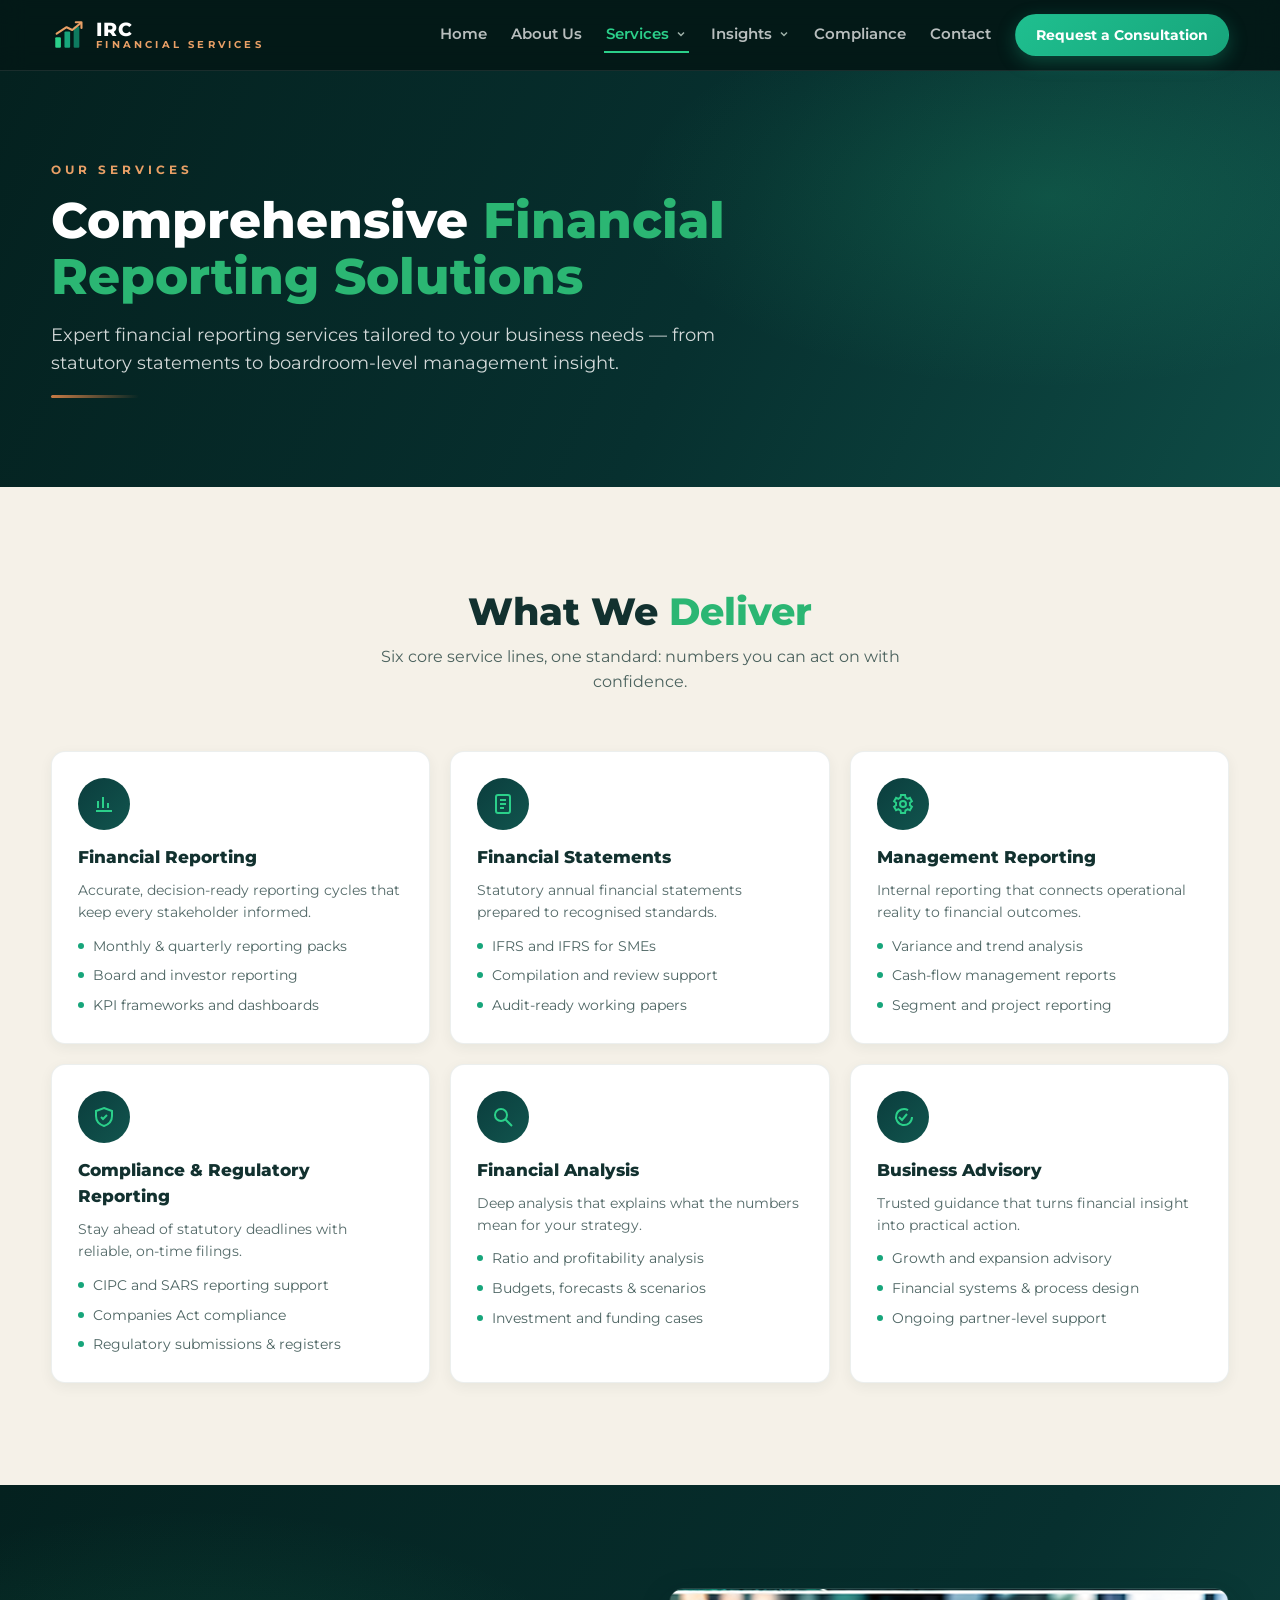
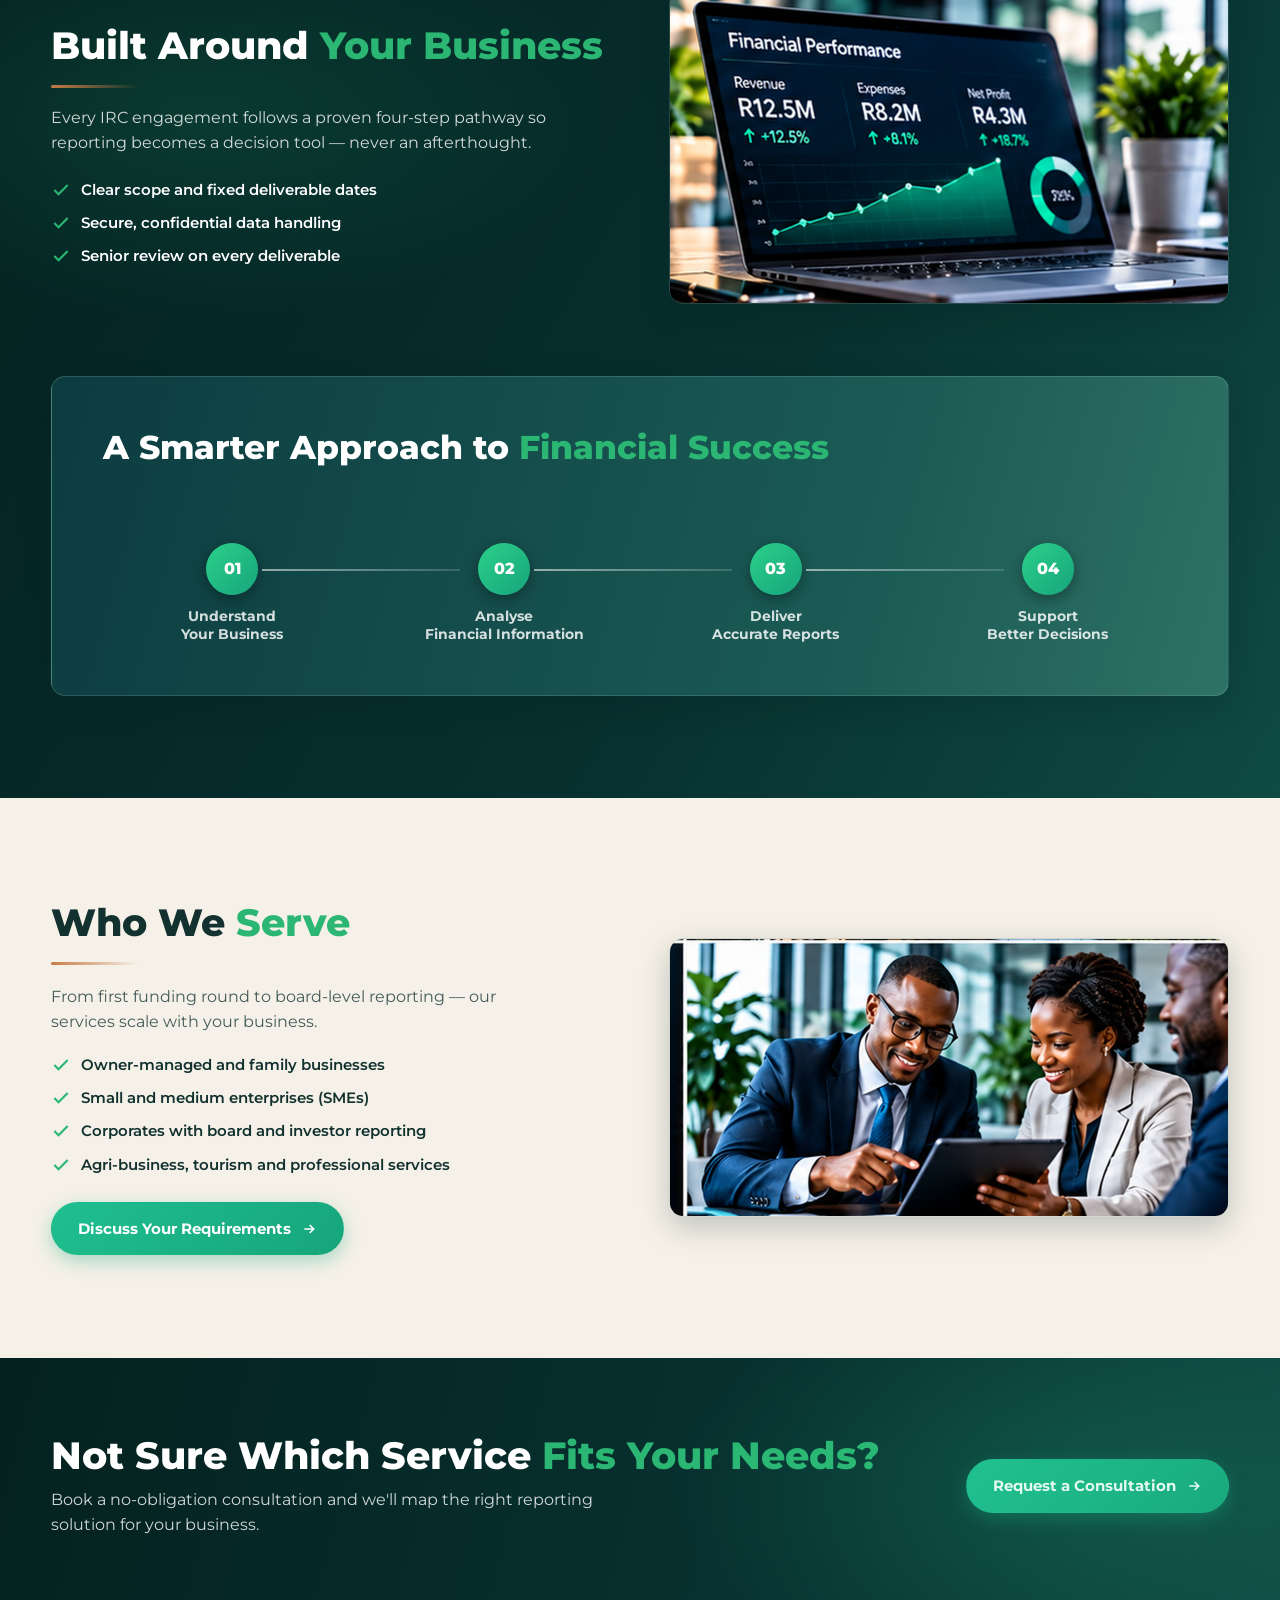
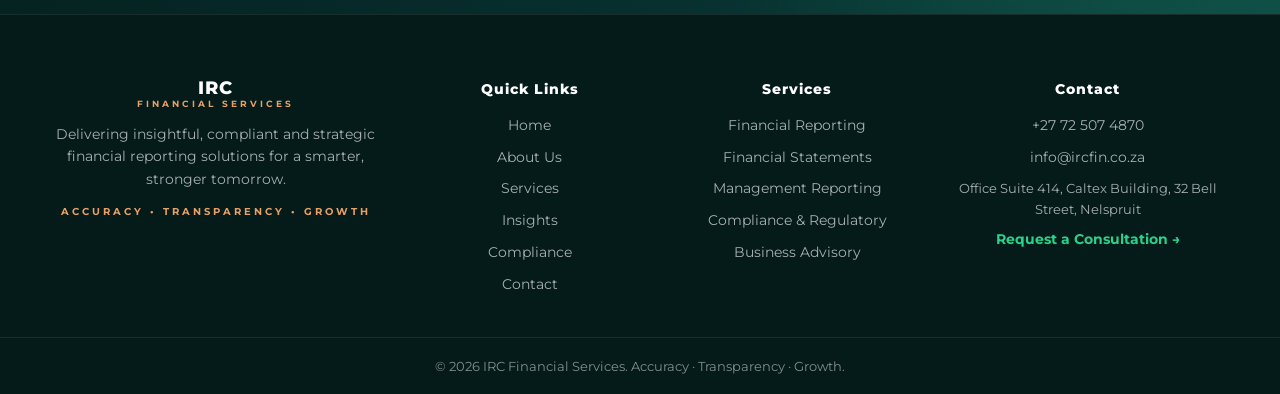
<file: services.html>
<!DOCTYPE html>
<html lang="en">
<head>
<meta charset="UTF-8" />
<meta name="viewport" content="width=device-width, initial-scale=1.0" />
<title>Services — IRC Financial Services</title>
<meta name="description" content="Comprehensive financial reporting solutions: financial reporting, statements, management reporting, compliance, analysis and business advisory for South African businesses." />
<link rel="preconnect" href="https://fonts.googleapis.com" />
<link rel="preconnect" href="https://fonts.gstatic.com" crossorigin />
<link href="https://fonts.googleapis.com/css2?family=Montserrat:wght@400;500;600;700;800&family=Cormorant+Garamond:ital,wght@1,600&display=swap" rel="stylesheet" />
<link rel="stylesheet" href="styles.css" />
</head>
<body>

<nav class="navbar">
  <div class="container navbar-inner">
    <a class="nav-logo" href="index.html">
      <svg width="34" height="34" viewBox="0 0 48 48" fill="none" aria-hidden="true">
        <rect x="6" y="27" width="8" height="15" rx="1.5" fill="#2BD08A"/>
        <rect x="19" y="19" width="8" height="23" rx="1.5" fill="#17A57B"/>
        <rect x="32" y="12" width="8" height="30" rx="1.5" fill="#0E7A5F"/>
        <path d="M8 22 22 13l8 4L42 7" stroke="#E9A066" stroke-width="3" fill="none" stroke-linecap="round" stroke-linejoin="round"/>
        <path d="M35 6h8v8" stroke="#E9A066" stroke-width="3" fill="none" stroke-linecap="round" stroke-linejoin="round"/>
      </svg>
      <span class="nav-logo-text"><b>IRC</b><span>FINANCIAL SERVICES</span></span>
    </a>
    <div class="nav-right">
      <div class="nav-links" id="nav-links">
        <a href="index.html">Home</a>
        <a href="about.html">About Us</a>
        <div class="drop">
          <a href="services.html" class="active">Services
            <svg class="caret" width="12" height="12" viewBox="0 0 24 24" fill="none" stroke="currentColor" stroke-width="3"><path d="m6 9 6 6 6-6"/></svg></a>
          <div class="drop-menu">
            <a href="services.html#svc-reporting">Financial Reporting</a>
            <a href="services.html#svc-statements">Financial Statements</a>
            <a href="services.html#svc-management">Management Reporting</a>
            <a href="services.html#svc-compliance">Compliance & Regulatory</a>
            <a href="services.html#svc-analysis">Financial Analysis</a>
            <a href="services.html#svc-advisory">Business Advisory</a>
          </div>
        </div>
        <div class="drop">
          <a href="insights.html">Insights
            <svg class="caret" width="12" height="12" viewBox="0 0 24 24" fill="none" stroke="currentColor" stroke-width="3"><path d="m6 9 6 6 6-6"/></svg></a>
          <div class="drop-menu">
            <a href="insights.html#insight-featured">Management Dashboards</a>
            <a href="insights.html#insight-1">Reporting Best Practices</a>
            <a href="insights.html#insight-2">Understanding Financial Risk</a>
            <a href="insights.html#insight-3">Compliance Updates</a>
            <a href="insights.html#insight-4">Global Standards & IFRS</a>
            <a href="insights.html#insight-5">Boardroom Confidence</a>
            <a href="insights.html#insight-6">Numbers into Progress</a>
          </div>
        </div>
                <a href="compliance.html">Compliance</a>
        <a href="contact.html">Contact</a>
        <a href="contact.html" class="menu-cta">Request a Consultation</a>
      </div>
      <a href="contact.html" class="btn btn-primary nav-cta">Request a Consultation</a>
      <button class="nav-burger" type="button" aria-label="Open menu" aria-expanded="false" aria-controls="nav-links">
        <span></span><span></span><span></span>
      </button>
    </div>
  </div>
</nav>

<!-- ================= PAGE HERO ================= -->
<header class="page-hero">
  <div class="container">
    <div class="kicker">OUR SERVICES</div>
    <h1>Comprehensive <span class="accent">Financial Reporting Solutions</span></h1>
    <p class="sub">Expert financial reporting services tailored to your business needs — from statutory statements to boardroom-level management insight.</p>
    <i class="copper-rule"></i>
  </div>
</header>

<!-- ================= SERVICE BLOCKS ================= -->
<section class="band-light">
  <div class="container">
    <h2 class="section-title" style="max-width:640px;margin:0 auto 12px;text-align:center">What We <span class="accent">Deliver</span></h2>
    <p style="text-align:center;max-width:56ch;margin:0 auto clamp(36px,5vw,56px);color:rgba(18,49,47,.75)">Six core service lines, one standard: numbers you can act on with confidence.</p>
    <div class="service-blocks">
      <div class="service-block">
        <div class="icon"><svg viewBox="0 0 24 24" fill="none" stroke="currentColor" stroke-width="2"><path d="M4 19h16M6 16V9m5 7V5m5 11v-5"/></svg></div>
        <h3 id="svc-reporting">Financial Reporting</h3>
        <p>Accurate, decision-ready reporting cycles that keep every stakeholder informed.</p>
        <ul>
          <li>Monthly &amp; quarterly reporting packs</li>
          <li>Board and investor reporting</li>
          <li>KPI frameworks and dashboards</li>
        </ul>
      </div>
      <div class="service-block">
        <div class="icon"><svg viewBox="0 0 24 24" fill="none" stroke="currentColor" stroke-width="2"><rect x="5" y="3" width="14" height="18" rx="2"/><path d="M9 8h6M9 12h6M9 16h4"/></svg></div>
        <h3 id="svc-statements">Financial Statements</h3>
        <p>Statutory annual financial statements prepared to recognised standards.</p>
        <ul>
          <li>IFRS and IFRS for SMEs</li>
          <li>Compilation and review support</li>
          <li>Audit-ready working papers</li>
        </ul>
      </div>
      <div class="service-block">
        <div class="icon"><svg viewBox="0 0 24 24" fill="none" stroke="currentColor" stroke-width="2"><circle cx="12" cy="12" r="3"/><path d="M19 12a7 7 0 0 0-.1-1.2l2-1.6-2-3.4-2.4 1a7 7 0 0 0-2-1.2L14 3h-4l-.5 2.6a7 7 0 0 0-2 1.2l-2.4-1-2 3.4 2 1.6A7 7 0 0 0 5 12c0 .4 0 .8.1 1.2l-2 1.6 2 3.4 2.4-1a7 7 0 0 0 2 1.2L10 21h4l.5-2.6a7 7 0 0 0 2-1.2l2.4 1 2-3.4-2-1.6c.06-.4.1-.8.1-1.2Z"/></svg></div>
        <h3 id="svc-management">Management Reporting</h3>
        <p>Internal reporting that connects operational reality to financial outcomes.</p>
        <ul>
          <li>Variance and trend analysis</li>
          <li>Cash-flow management reports</li>
          <li>Segment and project reporting</li>
        </ul>
      </div>
      <div class="service-block">
        <div class="icon"><svg viewBox="0 0 24 24" fill="none" stroke="currentColor" stroke-width="2"><path d="M12 3l8 3v5c0 5-3.5 8.5-8 10-4.5-1.5-8-5-8-10V6l8-3Z"/><path d="M9 12l2 2 4-4"/></svg></div>
        <h3 id="svc-compliance">Compliance &amp; Regulatory Reporting</h3>
        <p>Stay ahead of statutory deadlines with reliable, on-time filings.</p>
        <ul>
          <li>CIPC and SARS reporting support</li>
          <li>Companies Act compliance</li>
          <li>Regulatory submissions &amp; registers</li>
        </ul>
      </div>
      <div class="service-block">
        <div class="icon"><svg viewBox="0 0 24 24" fill="none" stroke="currentColor" stroke-width="2"><circle cx="10" cy="10" r="6"/><path d="M14.5 14.5 21 21"/></svg></div>
        <h3 id="svc-analysis">Financial Analysis</h3>
        <p>Deep analysis that explains what the numbers mean for your strategy.</p>
        <ul>
          <li>Ratio and profitability analysis</li>
          <li>Budgets, forecasts &amp; scenarios</li>
          <li>Investment and funding cases</li>
        </ul>
      </div>
      <div class="service-block">
        <div class="icon"><svg viewBox="0 0 24 24" fill="none" stroke="currentColor" stroke-width="2"><path d="M8 12l3 3 5-6"/><path d="M21 12a8 8 0 1 1-4-6.9"/></svg></div>
        <h3 id="svc-advisory">Business Advisory</h3>
        <p>Trusted guidance that turns financial insight into practical action.</p>
        <ul>
          <li>Growth and expansion advisory</li>
          <li>Financial systems &amp; process design</li>
          <li>Ongoing partner-level support</li>
        </ul>
      </div>
    </div>
  </div>
</section>

<!-- ================= ENGAGEMENT VISUAL + PROCESS ================= -->
<section class="band-dark">
  <div class="container split" style="margin-bottom:clamp(48px,6vw,72px)">
    <div>
      <h2 class="section-title">Built Around <span class="accent">Your Business</span></h2>
      <i class="copper-rule"></i>
      <p style="margin:18px 0 22px;max-width:45ch">Every IRC engagement follows a proven four-step pathway so reporting becomes a decision tool — never an afterthought.</p>
      <ul class="ticks">
        <li><svg viewBox="0 0 24 24" fill="none" stroke="currentColor" stroke-width="2.6"><path d="M20 6L9 17l-5-5"/></svg>Clear scope and fixed deliverable dates</li>
        <li><svg viewBox="0 0 24 24" fill="none" stroke="currentColor" stroke-width="2.6"><path d="M20 6L9 17l-5-5"/></svg>Secure, confidential data handling</li>
        <li><svg viewBox="0 0 24 24" fill="none" stroke="currentColor" stroke-width="2.6"><path d="M20 6L9 17l-5-5"/></svg>Senior review on every deliverable</li>
      </ul>
    </div>
    <div class="visual">
      <img src="images/04_financial_dashboard.png" alt="Financial performance dashboard with revenue, expenses and net profit" style="aspect-ratio:16/9" />
    </div>
  </div>

  <div class="container">
    <div class="process" style="grid-template-columns:1fr;margin-top:0">
      <h2 class="section-title" style="color:var(--white)">A Smarter Approach to <span class="accent">Financial Success</span></h2>
      <div class="steps" style="margin-top:26px">
        <div class="step"><div class="num">01</div><p>Understand<br />Your Business</p></div>
        <div class="step"><div class="num">02</div><p>Analyse<br />Financial Information</p></div>
        <div class="step"><div class="num">03</div><p>Deliver<br />Accurate Reports</p></div>
        <div class="step"><div class="num">04</div><p>Support<br />Better Decisions</p></div>
      </div>
    </div>
  </div>
</section>

<!-- ================= INDUSTRIES / WHO WE SERVE ================= -->
<section class="band-light">
  <div class="container split">
    <div>
      <h2 class="section-title">Who We <span class="accent">Serve</span></h2>
      <i class="copper-rule"></i>
      <p style="margin-top:20px;color:rgba(18,49,47,.78);max-width:45ch">From first funding round to board-level reporting — our services scale with your business.</p>
      <ul class="ticks" style="margin-top:18px">
        <li><svg viewBox="0 0 24 24" fill="none" stroke="currentColor" stroke-width="2.6"><path d="M20 6L9 17l-5-5"/></svg>Owner-managed and family businesses</li>
        <li><svg viewBox="0 0 24 24" fill="none" stroke="currentColor" stroke-width="2.6"><path d="M20 6L9 17l-5-5"/></svg>Small and medium enterprises (SMEs)</li>
        <li><svg viewBox="0 0 24 24" fill="none" stroke="currentColor" stroke-width="2.6"><path d="M20 6L9 17l-5-5"/></svg>Corporates with board and investor reporting</li>
        <li><svg viewBox="0 0 24 24" fill="none" stroke="currentColor" stroke-width="2.6"><path d="M20 6L9 17l-5-5"/></svg>Agri-business, tourism and professional services</li>
      </ul>
      <a href="contact.html" class="btn btn-primary" style="margin-top:26px">Discuss Your Requirements
        <svg viewBox="0 0 24 24" fill="none" stroke="currentColor" stroke-width="2.4"><path d="M5 12h14M13 6l6 6-6 6"/></svg>
      </a>
    </div>
    <div class="visual">
      <img src="images/06_business_consultation.png" alt="IRC advisors discussing reporting requirements with a client" />
    </div>
  </div>
</section>

<!-- ================= CTA ================= -->
<section class="cta-band">
  <div class="container cta-inner">
    <div>
      <h2>Not Sure Which Service <span class="accent">Fits Your Needs?</span></h2>
      <p>Book a no-obligation consultation and we'll map the right reporting solution for your business.</p>
    </div>
    <a href="contact.html" class="btn btn-primary">Request a Consultation
      <svg viewBox="0 0 24 24" fill="none" stroke="currentColor" stroke-width="2.4"><path d="M5 12h14M13 6l6 6-6 6"/></svg>
    </a>
  </div>
</section>

<footer class="site-footer">
  <div class="container footer-grid">
    <div class="footer-brand">
      <div class="footer-logo">
        <span style="display:flex;flex-direction:column;line-height:1.1"><b>IRC</b><span>FINANCIAL SERVICES</span></span>
      </div>
      <p>Delivering insightful, compliant and strategic financial reporting solutions for a smarter, stronger tomorrow.</p>
      <div class="brand-values">ACCURACY • TRANSPARENCY • GROWTH</div>
    </div>
    <div>
      <h4>Quick Links</h4>
      <ul>
        <li><a href="index.html">Home</a></li>
        <li><a href="about.html">About Us</a></li>
        <li><a href="services.html">Services</a></li>
        <li><a href="insights.html">Insights</a></li>
                <li><a href="compliance.html">Compliance</a></li>
        <li><a href="contact.html">Contact</a></li>
      </ul>
    </div>
    <div>
      <h4>Services</h4>
      <ul>
        <li><a href="services.html">Financial Reporting</a></li>
        <li><a href="services.html">Financial Statements</a></li>
        <li><a href="services.html">Management Reporting</a></li>
        <li><a href="services.html">Compliance &amp; Regulatory</a></li>
        <li><a href="services.html">Business Advisory</a></li>
      </ul>
    </div>
    <div>
      <h4>Contact</h4>
      <ul>
        <li><a href="tel:+27725074870">+27 72 507 4870</a></li>
        <li><a href="mailto:info@ircfin.co.za">info@ircfin.co.za</a></li>
        <li>Office Suite 414, Caltex Building, 32 Bell Street, Nelspruit</li>
        <li><a href="contact.html" style="color:var(--emerald-bright);font-weight:700">Request a Consultation →</a></li>
      </ul>
    </div>
  </div>
  <div class="footer-bottom">© 2026 IRC Financial Services. Accuracy · Transparency · Growth.</div>
</footer>

<script>
  (function(){
    var nav = document.querySelector('.navbar');
    if (!nav) return;
    var burger = nav.querySelector('.nav-burger');
    var mq = window.matchMedia('(max-width:820px)');
    if (burger) {
      burger.addEventListener('click', function(){
        var open = nav.classList.toggle('menu-open');
        burger.setAttribute('aria-expanded', open ? 'true' : 'false');
      });
    }
    document.querySelectorAll('.navbar .drop > a').forEach(function(a){
      a.addEventListener('click', function(e){
        if (mq.matches) {
          e.preventDefault();
          a.parentElement.classList.toggle('open');
        }
      });
    });
    document.querySelectorAll('.navbar .nav-links a:not(.menu-cta)').forEach(function(a){
      a.addEventListener('click', function(){
        nav.classList.remove('menu-open');
        if (burger) burger.setAttribute('aria-expanded', 'false');
      });
    });
  })();
</script>
</body>
</html>
</file>
<file: styles.css>
﻿
  :root{
    --deep-teal:#07302F;
    --deep-teal-2:#0B3D3D;
    --emerald:#17A57B;
    --emerald-bright:#2BD08A;
    --headline-green:#2BB673;
    --ivory:#F5F1E8;
    --ivory-soft:#EFEAE0;
    --charcoal:#0E1C26;
    --copper:#C77B45;
    --copper-light:#E9A066;
    --white:#FFFFFF;
    --text-dark:#12312F;
    --radius:14px;
    --shadow:0 10px 30px rgba(4,32,30,.22);
    --space-section:clamp(64px,8vw,110px);
  }
  *{margin:0;padding:0;box-sizing:border-box}
  html{scroll-behavior:smooth}
  body{font-family:'Montserrat',system-ui,sans-serif;color:var(--text-dark);background:var(--deep-teal);line-height:1.55;-webkit-font-smoothing:antialiased}
  img{display:block;max-width:100%}
  a{text-decoration:none;color:inherit}
  .container{width:min(1240px,92%);margin:0 auto}

  /* ============ HERO ============ */
  .hero{position:relative;display:grid;grid-template-columns:1.05fr 1fr;min-height:640px;overflow:hidden;background:#04211F}
  .hero-bg{position:absolute;inset:0}
  .hero-bg img{width:100%;height:100%;object-fit:cover;object-position:center 65%}
  .hero-bg::after{content:"";position:absolute;inset:0;background:linear-gradient(90deg,rgba(6,26,22,.38) 0%,rgba(6,28,24,.3) 26%,rgba(4,24,20,.14) 48%,rgba(4,24,20,.08) 68%,rgba(3,18,16,.4) 100%),linear-gradient(180deg,rgba(2,10,9,.3) 0%,rgba(3,24,23,0) 16%,rgba(3,24,23,0) 80%,rgba(2,14,12,.4) 100%)}
  .hero::after{content:"";position:absolute;inset:0;background:radial-gradient(900px 420px at 78% 40%,rgba(43,208,138,.18),transparent 60%);pointer-events:none}
  .hero-left{position:relative;z-index:2;padding:clamp(36px,5vw,72px) clamp(24px,4vw,64px);display:flex;flex-direction:column;justify-content:center}
  .hero h1{color:var(--white);font-size:clamp(34px,4.6vw,58px);font-weight:800;line-height:1.12;max-width:16ch}
  .hero h1 .accent{color:var(--headline-green)}
  .hero p.lead{color:rgba(255,255,255,.82);font-size:clamp(15px,1.4vw,18px);max-width:44ch;margin:22px 0 30px}
  .hero-ctas{display:flex;gap:16px;flex-wrap:wrap}
  .btn{display:inline-flex;align-items:center;gap:10px;font-weight:700;font-size:15px;padding:14px 26px;border-radius:999px;transition:.25s ease;border:1px solid transparent;cursor:pointer}
  .btn-primary{background:linear-gradient(135deg,#1FBF8F,var(--emerald));color:var(--white);box-shadow:0 6px 18px rgba(23,165,123,.35)}
  .btn-primary:hover{transform:translateY(-2px);box-shadow:0 10px 24px rgba(23,165,123,.5)}
  .btn-ghost{background:rgba(255,255,255,.06);color:var(--white);border-color:rgba(255,255,255,.55)}
  .btn-ghost:hover{background:rgba(255,255,255,.14);transform:translateY(-2px)}
  .btn svg{width:16px;height:16px}
  .hero-right{position:relative;min-height:520px}
  .hero-right img{position:absolute;inset:0;width:100%;height:100%;object-fit:cover;object-position:60% 20%}
  .hero-right::before{content:"";position:absolute;inset:0;background:linear-gradient(90deg,rgba(3,25,24,.92) 0%,rgba(3,25,24,.5) 26%,transparent 60%);z-index:1}
  .hero-script{position:absolute;z-index:2;right:clamp(18px,3.5vw,48px);bottom:clamp(24px,4vw,56px);text-align:right;pointer-events:none}
  .hero-script span{display:block;font-family:'Cormorant Garamond',serif;font-style:italic;font-weight:600;font-size:clamp(28px,3.4vw,46px);color:var(--white);text-shadow:0 2px 14px rgba(0,0,0,.45);line-height:1.15}
  .hero-script i{display:block;height:3px;width:150px;margin:10px 0 0 auto;border-radius:3px;background:linear-gradient(90deg,transparent,var(--copper-light),transparent)}

  /* ============ SERVICES BAND ============ */
  .services{background:var(--ivory);position:relative}
  .services-grid{display:grid;grid-template-columns:.9fr 1.5fr .9fr;min-height:430px}
  .services-visual{position:relative;overflow:hidden}
  .services-visual img{position:absolute;inset:0;width:100%;height:100%;object-fit:cover}
  .services-visual.right::before,.services-visual.right::after{content:"";position:absolute;inset:0}
  .services-visual.right::after{background:linear-gradient(90deg,var(--ivory) 0%,rgba(245,241,232,0) 18%)}
  .services-visual.left::after{background:linear-gradient(270deg,var(--ivory) 0%,rgba(245,241,232,0) 18%)}
  .services-copy{padding:clamp(40px,5vw,64px) clamp(28px,4vw,56px);border-left:1px solid rgba(18,49,47,.12);border-right:1px solid rgba(18,49,47,.12)}
  .brand-values{color:var(--copper-light);font-size:11px;font-weight:600;letter-spacing:4px;margin-bottom:26px}
  h2.section-title{font-size:clamp(26px,3vw,38px);font-weight:800;color:var(--text-dark);line-height:1.15}
  .section-title .accent{color:var(--headline-green)}
  .services-copy h2{margin:0 0 16px}
  .services-copy p{max-width:40ch;color:rgba(18,49,47,.78);margin-bottom:24px}
  .link-more{display:inline-flex;align-items:center;gap:8px;font-weight:700;color:var(--text-dark);border-bottom:2px solid var(--copper);padding-bottom:3px}
  .link-more:hover{color:var(--headline-green)}
  .services-cards{display:grid;grid-template-columns:repeat(3,1fr);gap:10px}
  .service-card{background:var(--white);border-radius:var(--radius);border:1px solid rgba(18,49,47,.08);box-shadow:0 4px 14px rgba(18,49,47,.06);padding:18px 12px;display:flex;flex-direction:column;align-items:center;gap:10px;text-align:center;transition:.25s ease}
  .service-card:hover{transform:translateY(-4px);box-shadow:var(--shadow)}
  .service-card .icon{width:46px;height:46px;border-radius:50%;display:grid;place-items:center;background:linear-gradient(135deg,var(--deep-teal-2),#11554E);color:var(--emerald-bright)}
  .service-card .icon svg{width:22px;height:22px}
  .service-card span{font-size:13px;font-weight:700;color:var(--text-dark);line-height:1.3}

  /* ============ ADVANTAGE + PROCESS ============ */
  .advantage{background:linear-gradient(120deg,#04211F 0%,var(--deep-teal) 60%,#0F4A44 100%);padding:var(--space-section) 0;position:relative;overflow:hidden}
  .advantage::before{content:"";position:absolute;inset:0;background:radial-gradient(700px 340px at 15% 25%,rgba(43,208,138,.12),transparent 60%)}
  .advantage-grid{display:grid;grid-template-columns:1.05fr 1.35fr;gap:clamp(28px,4vw,64px);position:relative;z-index:1;align-items:center}
  .advantage h2{color:var(--white)}
  .advantage h2 .accent{color:var(--headline-green)}
  .advantage p.tag{color:rgba(255,255,255,.82);margin:16px 0 20px;max-width:38ch}
  .advantage ul{list-style:none;display:grid;gap:9px}
  .advantage li{display:flex;gap:10px;align-items:center;color:var(--white);font-size:15px;font-weight:600}
  .advantage li svg{width:18px;height:18px;color:var(--emerald-bright);flex:0 0 auto}
  .advantage-visual{position:relative;border-radius:var(--radius);overflow:hidden;box-shadow:var(--shadow);border:1px solid rgba(255,255,255,.12)}
  .advantage-visual img{width:100%;height:100%;object-fit:cover}
  .process{margin-top:clamp(44px,6vw,72px);background:linear-gradient(105deg,#0C3C40 0%,#1B5B55 70%,#2E7266 100%);border:1px solid rgba(255,255,255,.14);border-radius:var(--radius);padding:clamp(30px,4vw,52px);display:grid;grid-template-columns:.95fr 1.4fr;gap:clamp(28px,4vw,56px);align-items:center;position:relative;z-index:1;box-shadow:var(--shadow)}
  .process h2{color:var(--white);font-size:clamp(24px,2.6vw,34px);margin-bottom:0}
  .steps{display:grid;grid-template-columns:repeat(4,1fr);gap:14px;position:relative}
  .step{text-align:center;position:relative}
  .step .num{width:52px;height:52px;margin:0 auto;border-radius:50%;display:grid;place-items:center;font-weight:800;color:var(--white);background:linear-gradient(135deg,var(--emerald-bright),var(--emerald));box-shadow:0 4px 14px rgba(0,0,0,.35)}
  .step:not(:last-child)::after{content:"";position:absolute;top:26px;left:calc(50% + 30px);right:calc(-50% + 30px);height:2px;background:linear-gradient(90deg,rgba(255,255,255,.55),rgba(255,255,255,.15))}
  .step p{color:var(--white);font-weight:700;font-size:13.5px;margin-top:12px;line-height:1.35}

  /* ============ INSIGHTS ============ */
  .insights{background:var(--ivory);padding:var(--space-section) 0}
  .insights-grid{display:grid;grid-template-columns:.75fr 2fr;gap:clamp(28px,4vw,56px);align-items:center}
  .insights h2{font-size:clamp(28px,3.2vw,42px)}
  .cards{display:grid;grid-template-columns:repeat(3,1fr);gap:22px}
  .insight-card{background:var(--white);border-radius:var(--radius);overflow:hidden;border:1px solid rgba(18,49,47,.08);box-shadow:0 6px 18px rgba(18,49,47,.08);display:flex;flex-direction:column;transition:.25s ease}
  .insight-card:hover{transform:translateY(-5px);box-shadow:var(--shadow)}
  .insight-card .thumb{aspect-ratio:16/10;overflow:hidden}
  .insight-card .thumb img{width:100%;height:100%;object-fit:cover;transition:.4s ease}
  .insight-card:hover .thumb img{transform:scale(1.05)}
  .insight-card .body{padding:20px 20px 22px;display:flex;flex-direction:column;gap:10px;flex:1}
  .insight-card h3{font-size:17px;font-weight:800;color:var(--text-dark);line-height:1.3}
  .insight-card .link-more{margin-top:auto;font-size:14px;align-self:flex-start}

  /* ============ FOOTER CTA ============ */
  .footer-cta{position:relative;min-height:420px;display:grid;grid-template-columns:1.15fr .85fr;overflow:hidden;background:var(--deep-teal)}
  .footer-cta .bg{position:absolute;inset:0}
  .footer-cta .bg img{width:100%;height:100%;object-fit:cover;object-position:center;transform:scale(1.6);transform-origin:95% center}
  .footer-cta .bg::after{content:"";position:absolute;inset:0;background:linear-gradient(90deg,rgba(4,26,25,.97) 0%,rgba(4,26,25,.9) 50%,rgba(4,26,25,.45) 100%)}
  .footer-cta .content{position:relative;z-index:1;padding:clamp(44px,6vw,80px) clamp(24px,4vw,64px);display:flex;flex-direction:column;justify-content:center}
  .footer-cta h2{color:var(--white);font-size:clamp(28px,3.4vw,44px);max-width:20ch}
  .footer-cta h2 .accent{color:var(--headline-green)}
  .footer-cta p{color:rgba(255,255,255,.85);margin:18px 0 28px;max-width:44ch}
  .contact-card{position:relative;z-index:1;margin:clamp(28px,4vw,56px);background:linear-gradient(150deg, rgba(6,36,34,.92), rgba(10,52,48,.86));border:1px solid rgba(255,255,255,.16);border-radius:var(--radius);padding:clamp(26px,3vw,40px);align-self:center;color:var(--white);box-shadow:var(--shadow)}
  .contact-card h3{font-size:20px;font-weight:800;margin-bottom:18px}
  .contact-list{list-style:none;display:grid;gap:14px}
  .contact-list li{display:flex;gap:12px;align-items:center;font-size:15px;color:rgba(255,255,255,.92)}
  .contact-list svg{width:20px;height:20px;color:var(--emerald-bright);flex:0 0 auto}
  .site-footer{background:#041B1A;color:rgba(255,255,255,.6);text-align:center;font-size:13px;padding:20px 0;border-top:1px solid rgba(255,255,255,.08)}

  /* ============ RESPONSIVE ============ */
  @media (max-width:1024px){
    .hero{grid-template-columns:1fr}
    .hero-right{min-height:420px}
    .hero-right::before{background:linear-gradient(0deg,rgba(3,25,24,.85) 0%,rgba(3,25,24,.3) 40%,transparent 65%)}
    .services-grid{grid-template-columns:1fr}
    .services-visual{min-height:240px}
    .services-visual.left{order:-1}
    .services-copy{border:none}
    .services-visual.right::after,.services-visual.left::after{display:none}
    .advantage-grid,.process,.insights-grid{grid-template-columns:1fr}
    .cards{grid-template-columns:1fr}
    .footer-cta{grid-template-columns:1fr}
    .steps{grid-template-columns:repeat(2,1fr);gap:24px}
    .step:not(:last-child)::after{display:none}
  }
  @media (max-width:560px){
    .services-cards{grid-template-columns:repeat(2,1fr)}
  }

  /* ============ NAVBAR (shared) ============ */
  .navbar{position:sticky;top:0;z-index:100;background:rgba(4,24,23,.94);backdrop-filter:blur(12px);border-bottom:1px solid rgba(255,255,255,.09)}
  .navbar-inner{display:flex;align-items:center;justify-content:space-between;gap:18px;min-height:70px;flex-wrap:wrap;padding:10px 0}
  .nav-logo{display:flex;align-items:center;gap:11px}
  .nav-logo-text{display:flex;flex-direction:column;line-height:1.05}
  .nav-logo-text b{color:var(--white);font-weight:800;font-size:19px;letter-spacing:1px}
  .nav-logo-text span{color:var(--copper-light);font-size:9.5px;font-weight:700;letter-spacing:3.2px}
  .nav-right{display:flex;align-items:center;gap:22px;flex-wrap:wrap}
  .nav-links{display:flex;gap:20px;align-items:center;flex-wrap:wrap}
  .nav-links a{color:rgba(255,255,255,.72);font-weight:600;font-size:14.5px;padding:6px 2px;border-bottom:2px solid transparent}
  .nav-links a:hover{color:var(--white)}
  .nav-links a.active{color:var(--emerald-bright);border-bottom-color:var(--emerald-bright)}
  .nav-links a.menu-cta{display:none}
  .nav-cta{padding:10px 20px;font-size:13.5px}

  /* ============ PAGE HERO (shared) ============ */
  .page-hero{position:relative;overflow:hidden;background:linear-gradient(115deg,#04211F 0%,var(--deep-teal) 55%,#0E4B45 100%);padding:clamp(56px,7vw,96px) 0}
  .page-hero::after{content:"";position:absolute;inset:0;background:radial-gradient(700px 320px at 82% 30%,rgba(43,208,138,.16),transparent 60%);pointer-events:none}
  .page-hero .container{position:relative;z-index:1}
  .kicker{color:var(--copper-light);font-size:12px;font-weight:700;letter-spacing:4px;margin-bottom:14px}
  .page-hero h1{color:var(--white);font-size:clamp(32px,4vw,50px);font-weight:800;line-height:1.12;max-width:26ch}
  .page-hero h1 .accent{color:var(--headline-green)}
  .page-hero p.sub{color:rgba(255,255,255,.82);max-width:56ch;margin-top:16px;font-size:clamp(15px,1.4vw,18px)}
  .copper-rule{display:block;height:3px;width:88px;border-radius:2px;background:linear-gradient(90deg,var(--copper),transparent);margin-top:18px}

  /* ============ SHARED BANDS ============ */
  .band-light{background:var(--ivory);padding:var(--space-section) 0}
  .band-dark{background:linear-gradient(120deg,#04211F 0%,var(--deep-teal) 60%,#0F4A44 100%);padding:var(--space-section) 0;position:relative;overflow:hidden}
  .band-dark::before{content:"";position:absolute;inset:0;background:radial-gradient(700px 340px at 15% 25%,rgba(43,208,138,.12),transparent 60%)}
  .band-dark .container{position:relative;z-index:1}
  .band-dark .section-title{color:var(--white)}
  .band-dark p{color:rgba(255,255,255,.82)}
  .split{display:grid;grid-template-columns:1fr 1fr;gap:clamp(28px,4.5vw,64px);align-items:center}
  .split .visual{border-radius:var(--radius);overflow:hidden;box-shadow:var(--shadow);border:1px solid rgba(18,49,47,.15)}
  .split .visual img{width:100%;height:100%;object-fit:cover}
  .band-dark .split .visual{border-color:rgba(255,255,255,.12)}

  /* ============ TICKS LIST (light bg) ============ */
  .ticks{list-style:none;display:grid;gap:10px}
  .ticks li{display:flex;gap:10px;color:var(--text-dark);font-weight:600;font-size:15px;align-items:flex-start}
  .ticks svg{color:var(--headline-green);width:20px;height:20px;flex:0 0 auto;margin-top:2px}
  .band-dark .ticks li{color:var(--white)}

  /* ============ VALUE / MISSION CARDS (dark bg) ============ */
  .value-cards{display:grid;grid-template-columns:repeat(3,1fr);gap:20px}
  .value-card{background:rgba(255,255,255,.05);border:1px solid rgba(255,255,255,.14);border-radius:var(--radius);padding:26px;color:var(--white);transition:.25s ease}
  .value-card:hover{transform:translateY(-4px);background:rgba(255,255,255,.08)}
  .value-card .icon{width:50px;height:50px;border-radius:50%;display:grid;place-items:center;background:linear-gradient(135deg,var(--deep-teal-2),#11554E);color:var(--emerald-bright);border:1px solid rgba(255,255,255,.12)}
  .value-card .icon svg{width:24px;height:24px}
  .value-card h3{font-size:17px;margin:14px 0 8px}
  .value-card p{font-size:14.5px;line-height:1.6}

  /* ============ STATS ============ */
  .stats{display:grid;grid-template-columns:repeat(4,1fr);gap:18px}
  .stat{background:rgba(255,255,255,.05);border:1px solid rgba(255,255,255,.12);border-radius:var(--radius);padding:24px;text-align:center}
  .stat b{display:block;font-size:clamp(28px,3vw,40px);color:var(--emerald-bright);font-weight:800}
  .stat span{color:rgba(255,255,255,.75);font-size:14px;font-weight:600}

  /* ============ SERVICE BLOCKS (light bg) ============ */
  .service-blocks{display:grid;grid-template-columns:repeat(3,1fr);gap:20px}
  .service-block{background:var(--white);border:1px solid rgba(18,49,47,.08);border-radius:var(--radius);padding:26px;box-shadow:0 4px 14px rgba(18,49,47,.06);transition:.25s ease}
  .service-block:hover{transform:translateY(-4px);box-shadow:var(--shadow)}
  .service-block .icon{width:52px;height:52px;border-radius:50%;display:grid;place-items:center;background:linear-gradient(135deg,var(--deep-teal-2),#11554E);color:var(--emerald-bright)}
  .service-block .icon svg{width:24px;height:24px}
  .service-block h3{margin:14px 0 10px;font-size:17px;font-weight:800;color:var(--text-dark)}
  .service-block p{font-size:14px;color:rgba(18,49,47,.72);margin-bottom:12px}
  .service-block ul{list-style:none;display:grid;gap:8px}
  .service-block ul li{font-size:14px;color:rgba(18,49,47,.75);display:flex;gap:9px}
  .service-block ul li::before{content:"";width:6px;height:6px;border-radius:50%;background:var(--emerald);margin-top:7px;flex:0 0 auto}

  /* ============ CHIPS / META ============ */
  .chip{display:inline-block;background:rgba(23,165,123,.12);color:#0F7B5C;font-weight:700;font-size:12px;letter-spacing:1px;padding:5px 12px;border-radius:999px}
  .meta{color:rgba(18,49,47,.55);font-size:13px;font-weight:600}

  /* ============ FEATURED ARTICLE ============ */
  .featured{display:grid;grid-template-columns:1.1fr 1fr;background:var(--white);border:1px solid rgba(18,49,47,.08);border-radius:var(--radius);overflow:hidden;box-shadow:0 6px 18px rgba(18,49,47,.08)}
  .featured .thumb{min-height:320px}
  .featured .thumb img{width:100%;height:100%;object-fit:cover}
  .featured .body{padding:clamp(24px,3vw,40px);display:flex;flex-direction:column;gap:12px;justify-content:center}
  .featured h3{font-size:clamp(20px,2.2vw,26px);font-weight:800;color:var(--text-dark);line-height:1.25}
  .featured p{color:rgba(18,49,47,.75);font-size:15px}

  /* ============ NEWSLETTER ============ */
  .newsletter{background:linear-gradient(105deg,var(--deep-teal-2) 0%,#155E50 100%);border:1px solid rgba(255,255,255,.14);border-radius:var(--radius);padding:clamp(28px,4vw,48px);display:flex;gap:26px;align-items:center;justify-content:space-between;flex-wrap:wrap;color:var(--white);box-shadow:var(--shadow)}
  .newsletter h3{font-size:clamp(20px,2.2vw,26px);font-weight:800}
  .newsletter p{color:rgba(255,255,255,.78);font-size:14.5px;margin-top:6px}
  .newsletter form{display:flex;gap:12px;flex:1;min-width:300px;max-width:500px}
  .newsletter input{flex:1;padding:13px 18px;border-radius:999px;border:none;font:inherit;min-width:0}
  .newsletter input:focus{outline:2px solid rgba(43,208,138,.5)}

  /* ============ CONTACT FORM ============ */
  .contact-wrap{display:grid;grid-template-columns:1.35fr 1fr;gap:clamp(28px,4vw,56px);align-items:start}
  .form-card{background:var(--white);border:1px solid rgba(18,49,47,.1);border-radius:var(--radius);padding:clamp(24px,3.5vw,40px);box-shadow:0 6px 18px rgba(18,49,47,.08)}
  .form-card h3{font-size:20px;font-weight:800;color:var(--text-dark);margin-bottom:20px}
  .form-row{display:grid;grid-template-columns:1fr 1fr;gap:16px}
  .field{display:flex;flex-direction:column;gap:7px;margin-bottom:16px}
  .field label{font-size:13px;font-weight:700;color:var(--text-dark)}
  .field input,.field select,.field textarea{font:inherit;padding:12px 15px;border-radius:10px;border:1px solid rgba(18,49,47,.18);background:#F8F6F0;color:var(--text-dark)}
  .field input:focus,.field select:focus,.field textarea:focus{outline:2px solid rgba(23,165,123,.35);border-color:var(--emerald)}
  .field textarea{resize:vertical;min-height:120px}
  .info-card{background:var(--white);border:1px solid rgba(18,49,47,.1);border-radius:var(--radius);padding:clamp(24px,3vw,34px);box-shadow:0 6px 18px rgba(18,49,47,.08)}
  .info-card h3{font-size:18px;font-weight:800;color:var(--text-dark);margin-bottom:18px}
  .info-list{list-style:none;display:grid;gap:16px}
  .info-list li{display:flex;gap:12px;align-items:flex-start;font-size:15px;color:rgba(18,49,47,.85);font-weight:600}
  .info-list svg{width:20px;height:20px;color:var(--emerald);flex:0 0 auto;margin-top:2px}
  .info-list small{display:block;font-weight:500;color:rgba(18,49,47,.55);font-size:13px}
  .info-card .thumb{border-radius:10px;overflow:hidden;margin-top:22px;aspect-ratio:16/9}
  .info-card .thumb img{width:100%;height:100%;object-fit:cover}

  /* ============ CTA BAND (shared, no embedded text) ============ */
  .cta-band{position:relative;overflow:hidden;background:linear-gradient(105deg,#04211F 0%,var(--deep-teal) 55%,#0F4A44 100%);padding:clamp(48px,6vw,80px) 0}
  .cta-band::after{content:"";position:absolute;inset:0;background:radial-gradient(700px 340px at 85% 50%,rgba(43,208,138,.15),transparent 60%);pointer-events:none}
  .cta-inner{display:flex;gap:26px;align-items:center;justify-content:space-between;flex-wrap:wrap}
  .cta-band h2{color:var(--white);font-size:clamp(26px,3vw,38px);font-weight:800;line-height:1.15}
  .cta-band h2 .accent{color:var(--headline-green)}
  .cta-band p{color:rgba(255,255,255,.82);margin-top:10px;max-width:50ch}

  /* ============ SHARED FOOTER ============ */
  .site-footer{background:#041B1A;border-top:1px solid rgba(255,255,255,.08);color:rgba(255,255,255,.65);padding:clamp(40px,5vw,64px) 0 0}
  .footer-grid{display:grid;grid-template-columns:1.4fr 1fr 1fr 1.2fr;gap:32px;padding-bottom:42px}
  .footer-grid h4{color:var(--white);font-size:14px;letter-spacing:1px;margin-bottom:14px;font-weight:800}
  .footer-grid p{font-size:14px;line-height:1.6}
  .footer-grid ul{list-style:none;display:grid;gap:10px}
  .footer-grid a{color:rgba(255,255,255,.65);font-size:14px}
  .footer-grid a:hover{color:var(--emerald-bright)}
  .footer-brand .brand-values{margin-top:14px;color:var(--copper-light);font-size:10px;letter-spacing:3px;font-weight:700;margin-bottom:0}
  .footer-logo{display:flex;align-items:center;justify-content:center;gap:10px;margin-bottom:14px;text-align:center}
  .footer-logo b{color:var(--white);font-weight:800;font-size:18px;letter-spacing:1px}
  .footer-logo span{color:var(--copper-light);font-size:9px;font-weight:700;letter-spacing:3px;display:block}
  .footer-bottom{border-top:1px solid rgba(255,255,255,.08);padding:18px 0;text-align:center;font-size:13px;color:rgba(255,255,255,.5)}

  /* ============ FAQ / DETAILS ============ */
  .faq{max-width:820px;margin:0 auto;display:grid;gap:12px}
  .faq details{background:var(--white);border:1px solid rgba(18,49,47,.1);border-radius:12px;padding:18px 22px;box-shadow:0 4px 14px rgba(18,49,47,.06)}
  .faq summary{cursor:pointer;font-weight:800;color:var(--text-dark);list-style:none;display:flex;justify-content:space-between;align-items:center;gap:12px;font-size:15.5px}
  .faq summary::-webkit-details-marker{display:none}
  .faq summary::after{content:"+";font-size:22px;color:var(--emerald);font-weight:700;line-height:1}
  .faq details[open] summary::after{content:"–"}
  .faq details p{margin-top:12px;color:rgba(18,49,47,.75);font-size:14.5px;line-height:1.6}
  .due{display:inline-block;background:rgba(199,123,69,.14);color:#9A5A28;font-weight:700;font-size:12px;letter-spacing:.5px;padding:5px 12px;border-radius:999px}

  /* ============ RESPONSIVE (shared additions) ============ */
  @media (max-width:900px){
    .contact-wrap,.featured{grid-template-columns:1fr}
    .value-cards,.service-blocks{grid-template-columns:1fr}
    .stats{grid-template-columns:repeat(2,1fr)}
    .footer-grid{grid-template-columns:1fr 1fr}
  }
  @media (max-width:560px){
    .form-row{grid-template-columns:1fr}
    .footer-grid{grid-template-columns:1fr}
    .stats{grid-template-columns:repeat(2,1fr)}
  }

  /* ==================================================================
     ==================== HOME v3 — MOCK MATCH LOOK =================== 
     (scoped to body.home — other pages are unaffected)
     ================================================================== */
  body.home{background:#04060A}

  /* ---------- top nav (dark fintech bar) ---------- */
  .topnav{position:sticky;top:0;z-index:200;background:transparent;border-bottom:1px solid transparent;transition:background .25s ease,border-color .25s ease}
  .topnav.scrolled{background:linear-gradient(180deg,rgba(6,11,17,.94),rgba(6,11,17,.88));border-bottom:1px solid rgba(120,150,140,.08);backdrop-filter:blur(12px)}
  .topnav-inner{display:flex;align-items:center;gap:28px;padding:13px clamp(24px,3.5vw,52px) 13px clamp(70px,5.5vw,84px)}
  .topnav .brand{display:flex;align-items:center;gap:11px;flex:0 0 auto}
  .topnav .brand-text{display:flex;flex-direction:column;line-height:1.05;white-space:nowrap}
  .topnav .brand-text b{color:#0A1D18;font-weight:800;font-size:21px;letter-spacing:1px;text-shadow:0 1px 8px rgba(230,240,238,.5)}
  .topnav.scrolled .brand-text b{color:#fff;text-shadow:none}
  .topnav .brand-text span{color:#D9E2DD;font-size:8px;font-weight:700;letter-spacing:3px}
  .topnav .links{display:flex;gap:22px;align-items:center;flex-wrap:nowrap}
  .topnav .links a{color:#E8EDEA;font-size:13px;font-weight:600;padding-bottom:5px;border-bottom:2px solid transparent;display:inline-flex;align-items:center;gap:5px;white-space:nowrap}
  .topnav .links a:hover{color:#19CE7A}
  .topnav .links a.active{color:#fff;border-bottom-color:#19CE7A}
  .topnav .caret{width:9px;height:9px;stroke-width:3.4;color:#9FB2A9}
  .nav-burger{display:none}
  .topnav .links a.menu-cta{display:none}

  /* ---------- shared nav dropdowns (hover + keyboard focus) ---------- */
  .drop{position:relative;display:inline-flex}
  .drop > a{display:inline-flex;align-items:center;gap:6px}
  .navbar .drop .caret{width:12px;height:12px;color:#9FB2A9}
  .drop .caret{transition:transform .2s ease}
  .drop:hover .caret,.drop:focus-within .caret{transform:rotate(180deg)}
  .drop-menu{position:absolute;top:100%;left:-14px;min-width:240px;padding:9px;border-radius:12px;opacity:0;visibility:hidden;z-index:950;transform:translateY(10px);transition:opacity .18s ease,transform .18s ease,visibility .18s;box-shadow:0 24px 48px rgba(2,10,8,.55)}
  .drop-menu::before{content:"";position:absolute;top:-10px;left:0;right:0;height:10px}
  .drop:hover .drop-menu,.drop:focus-within .drop-menu{opacity:1;visibility:visible;transform:translateY(4px)}
  .drop-menu a{display:block;padding:9px 13px;border-radius:8px;border-bottom:none !important;font-size:12.5px !important;font-weight:600;white-space:nowrap;background:none}
  .drop-menu a::before,.drop-menu a::after{display:none !important}
  .topnav .drop-menu{top:calc(100% - 3px);background:rgba(8,12,20,.97);border:1px solid rgba(120,150,140,.16);backdrop-filter:blur(10px)}
  .topnav .drop-menu a{color:#E7EDEA}
  .navbar .drop-menu{background:rgba(6,16,14,.98);border:1px solid rgba(255,255,255,.1);backdrop-filter:blur(10px)}
  .navbar .drop-menu a{color:rgba(255,255,255,.85)}
  .drop-menu a:hover,.drop-menu a:focus-visible{background:rgba(25,206,122,.14);color:#19CE7A}
  [id^=svc-],[id^=insight-]{scroll-margin-top:84px}
  .topnav-cta{margin-left:auto;display:inline-flex;align-items:center;gap:9px;background:linear-gradient(135deg,#1BD47E,#0E9A57);color:#fff;font-size:12.5px;font-weight:700;padding:10px 20px;border-radius:999px;box-shadow:0 6px 18px rgba(25,206,122,.35);white-space:nowrap;transition:.2s ease}
  .topnav-cta:hover{transform:translateY(-1px);box-shadow:0 10px 24px rgba(25,206,122,.5)}
  .topnav-cta svg{width:15px;height:15px}

  /* ---------- left vertical rail ---------- */
  .side-rail{position:fixed;left:0;top:118px;bottom:0;width:58px;z-index:150;border-radius:0 16px 16px 0;background:linear-gradient(180deg,#07231B 0%,#0A4A30 40%,#0F7A45 76%,#1FB567 100%);box-shadow:2px 0 18px rgba(0,0,0,.35)}
  .side-rail .vert{position:absolute;top:86px;left:50%;transform:translateX(-50%) rotate(180deg);writing-mode:vertical-rl;color:#fff;font-size:10.5px;font-weight:800;letter-spacing:5px;opacity:.96;white-space:nowrap}

  /* ---------- hero: full-bleed skyline bg + consultant right ---------- */
  .home .hero{display:flex;flex-direction:column;justify-content:center;margin-top:-63px;min-height:100vh;min-height:100svh;padding:clamp(84px,9vh,118px) clamp(28px,3.5vw,56px) clamp(24px,2.6vw,36px) clamp(84px,6.5vw,96px)}
  .home .hero-left{position:relative;z-index:2;max-width:620px;padding:0}
  .hero-values{display:flex;align-items:center;gap:18px;color:#F2F7F3;font-size:clamp(12px,1.15vw,15px);font-weight:700;letter-spacing:5px;margin-bottom:12px;flex-wrap:wrap;text-shadow:0 1px 10px rgba(0,0,0,.5)}
  .hero-values .dot{color:#DCE9E2;font-size:1.05em;line-height:1;flex:0 0 auto}
  .home .hero h1{max-width:none;font-size:clamp(30px,3.5vw,47px);line-height:1.13;letter-spacing:-.3px;text-shadow:0 2px 20px rgba(0,0,0,.5)}
  .grad{background:linear-gradient(100deg,#3DE292 0%,#17B368 100%);-webkit-background-clip:text;background-clip:text;color:transparent}
  .btn-play{background:rgba(5,10,14,.52);border:1.5px solid rgba(255,255,255,.38);color:#fff;backdrop-filter:blur(6px)}
  .btn-play:hover{background:rgba(9,16,28,.55);transform:translateY(-2px)}
  .play-dot{width:22px;height:22px;border-radius:50%;background:#fff;color:#0B1E14;display:grid;place-items:center;flex:0 0 auto}
  .play-dot svg{width:10px;height:10px;margin-left:2px}
  .home .hero p.lead{color:#F1F6F2;font-size:clamp(13px,1.15vw,16px);margin:12px 0 22px;max-width:60ch;text-shadow:0 1px 12px rgba(0,0,0,.55)}
  .home .hero .hero-ctas{gap:14px}
  .home .hero .btn{padding:15px 30px;font-size:15px}
  .home .hero-right{position:absolute;top:auto;right:clamp(180px,18vw,300px);bottom:0;height:min(96%,720px);width:auto;pointer-events:none;z-index:1}
  .home .hero-right img{position:static;width:auto;height:100%;object-fit:contain;object-position:top center;-webkit-mask-image:none;mask-image:none;filter:drop-shadow(0 18px 28px rgba(0,0,0,.5)) saturate(1.05)}
  .home .hero-right::before{display:none}
  .home .hero-script{right:clamp(14px,2.2vw,36px);bottom:clamp(14px,2.4vw,34px);left:auto;transform:rotate(-4deg);z-index:3}
  .hero-script .l1,.hero-script .l2,.hero-script .l3{display:block;font-family:'Dancing Script',cursive;font-style:normal;font-weight:700;font-size:clamp(24px,2.9vw,40px);color:#fff;line-height:1.14;text-shadow:0 2px 14px rgba(0,0,0,.55)}
  .hero-script .l1{margin-left:30px}
  .hero-script .l2{margin-left:0}
  .hero-script .l3{margin-left:24px}
  .hero-script i{display:none}

  /* ---------- services strip (light, angled) ---------- */
  .svc-strip{position:relative;background:linear-gradient(180deg,#FBFDFB,#DEEEE3);clip-path:polygon(0 9%,100% 0,100% 91%,0 100%);z-index:2}
  .svc-strip-inner{display:flex;align-items:center;gap:8px;padding:30px clamp(28px,3.5vw,52px) 36px clamp(84px,6.5vw,100px)}
  .svc-intro{min-width:210px;max-width:250px;flex:0 0 auto;margin-right:14px}
  .svc-intro .k{color:#12A55B;font-size:10.5px;font-weight:800;letter-spacing:3px;margin-bottom:7px}
  .svc-intro h3{color:#0B2237;font-size:19px;font-weight:800;line-height:1.28}
  .svc-item{flex:1;display:flex;flex-direction:column;align-items:center;justify-content:center;gap:11px;text-align:center;padding:6px 16px;border-right:1px solid rgba(11,34,55,.16)}
  .svc-item:last-child{border-right:none}
  .svc-item svg{width:27px;height:27px;stroke:#0E9A57}
  .svc-item span{color:#10263E;font-size:12.5px;font-weight:700;line-height:1.32;max-width:130px}
  .svc-item:hover svg{transform:translateY(-2px);transition:.2s ease}

  /* ---------- IRC Advantage band (dark, 4 angled panels) ---------- */
  .adv-band{position:relative;background:#04060A;isolation:isolate;padding:0}
  .adv-banner{position:relative;width:100%;overflow:hidden;background:#04100C}
  .adv-banner img{position:relative;display:block;width:100%;height:auto}
  .adv-banner::after{content:"";position:absolute;inset:0;pointer-events:none;background:linear-gradient(180deg,rgba(4,6,10,.85) 0%,rgba(4,6,10,0) 6.5%,rgba(4,6,10,0) 92%,rgba(4,6,10,.9) 100%),linear-gradient(90deg,rgba(4,6,10,.5) 0%,rgba(4,6,10,0) 5%,rgba(4,6,10,0) 95%,rgba(4,6,10,.5) 100%)}
  .adv-hot{position:absolute;left:16.6%;top:77.5%;width:8.8%;height:12%;z-index:2;border-radius:999px;cursor:pointer}
  @media (min-width:1101px) and (max-width:1260px){ .adv-banner{margin-left:52px} }
  @media (min-width:1261px){ .adv-banner{margin-left:58px} }

  /* ---------- bottom band: insights + excellence + green CTA ---------- */
  .bot-band{position:relative;background:linear-gradient(180deg,#F6FAF6,#FFFFFF);padding:36px clamp(28px,3.5vw,52px) 52px clamp(84px,6.5vw,100px)}
  .bot-band::after{content:"";position:absolute;left:clamp(84px,6.5vw,100px);bottom:12px;width:32%;height:26px;background-image:radial-gradient(rgba(8,32,26,.42) 1px,transparent 1.35px);background-size:9px 9px;pointer-events:none}
  .bot-grid{display:grid;grid-template-columns:1.02fr .74fr .74fr .74fr .98fr 1.16fr;gap:18px;align-items:stretch;position:relative;z-index:1}
  .bot-intro .k1{color:#0B2237;font-size:11px;font-weight:700;letter-spacing:2.2px}
  .bot-intro .k2{color:#12A55B;font-size:11px;font-weight:800;letter-spacing:2.2px;margin-bottom:9px}
  .bot-intro h3{color:#0B2237;font-size:clamp(20px,2vw,24px);font-weight:800;line-height:1.2}
  .bot-intro p{color:#44515C;font-size:12.5px;margin:10px 0 18px;max-width:26ch}
  .btn-sm{padding:10px 20px;font-size:12.5px}
  .mini-card{background:#fff;border:1px solid #E2EAE2;border-radius:12px;overflow:hidden;box-shadow:0 10px 24px rgba(10,40,32,.09);display:flex;flex-direction:column;position:relative}
  .mini-card .ph{position:relative;height:112px;flex:0 0 auto}
  .mini-card .ph img{width:100%;height:100%;object-fit:cover}
  .date-chip{position:absolute;top:10px;left:10px;background:rgba(6,10,16,.93);border-left:3px solid #19CE7A;border-radius:6px;padding:4px 9px;display:flex;flex-direction:column;line-height:1.05}
  .date-chip .m{color:#8FE7BE;font-size:9px;font-weight:800;letter-spacing:1.2px}
  .date-chip .d{color:#fff;font-size:15px;font-weight:800}
  .mini-body{padding:12px 12px 14px;display:grid;gap:9px;align-content:start}
  .mini-body h4{color:#0B2237;font-size:13.5px;font-weight:800;line-height:1.32}
  .mini-body a{color:#0FA36A;font-size:12px;font-weight:700;display:inline-flex;align-items:center;gap:6px}
  .mini-body a svg{width:13px;height:13px}
  .bot-exel{position:relative;background:linear-gradient(160deg,#0A0F18,#0C1620);border-radius:12px;padding:22px 20px;color:#fff;overflow:hidden;box-shadow:0 12px 26px rgba(0,0,0,.28)}
  .bot-exel .k{color:#19CE7A;font-size:10px;font-weight:800;letter-spacing:2.6px}
  .bot-exel h3{font-size:20px;font-weight:800;margin:7px 0 8px}
  .bot-exel p{color:#C0CAD1;font-size:12px;line-height:1.5;max-width:20ch;margin-bottom:16px}
  .btn-outline-dark{display:inline-flex;align-items:center;gap:8px;border:1.5px solid rgba(255,255,255,.38);color:#fff;border-radius:999px;padding:9px 16px;font-size:12.5px;font-weight:700;background:rgba(255,255,255,.04);transition:.2s ease}
  .btn-outline-dark:hover{border-color:#19CE7A;color:#19CE7A}
  .btn-outline-dark svg{width:14px;height:14px}
  .shield-wrap{position:absolute;right:12px;top:50%;transform:translateY(-50%);width:94px;filter:drop-shadow(0 12px 26px rgba(25,206,122,.3))}
  .home-cta{position:relative;border-radius:12px;padding:24px 22px 60px;background:radial-gradient(320px 220px at 82% 96%,rgba(43,224,134,.4),transparent 72%),radial-gradient(240px 160px at 10% 0%,rgba(255,255,255,.06),transparent),linear-gradient(140deg,#0B3B26 0%,#10683A 58%,#0B4527 100%);overflow:hidden;color:#fff;display:flex;flex-direction:column;align-items:flex-end;gap:12px;text-align:right;box-shadow:0 12px 28px rgba(10,50,30,.35)}
  .home-cta::before{content:"";position:absolute;inset:0;background-image:radial-gradient(rgba(255,255,255,.15) 1px,transparent 1.4px);background-size:11px 11px;-webkit-mask-image:linear-gradient(115deg,transparent 38%,#000 82%);mask-image:linear-gradient(115deg,transparent 38%,#000 82%);pointer-events:none}
  .home-cta h3{font-size:clamp(19px,1.9vw,23px);font-weight:800;line-height:1.32;position:relative;z-index:1}
  .home-cta .gold{color:#FFD257}
  .btn-dark-pill{position:relative;z-index:1;display:inline-flex;align-items:center;gap:9px;background:#07140E;border:1px solid rgba(255,255,255,.22);color:#fff;border-radius:999px;padding:10px 20px;font-size:12.5px;font-weight:700;transition:.2s ease}
  .btn-dark-pill:hover{background:#0B2418;border-color:#19CE7A}
  .btn-dark-pill svg{width:14px;height:14px}
  .contact-mini{position:relative;z-index:1;display:grid;gap:8px;margin-top:auto}
  .contact-mini span{display:inline-flex;align-items:center;gap:9px;justify-content:flex-end;color:#EFFBF3;font-size:12px;font-weight:600}
  .contact-mini svg{width:15px;height:15px;color:#2CE086;flex:0 0 auto}
  .wa{position:absolute;right:18px;bottom:18px;width:52px;height:52px;border-radius:50%;background:#25D366;display:grid;place-items:center;box-shadow:0 10px 24px rgba(37,211,102,.5);transition:.2s ease;z-index:2}
  .wa:hover{transform:scale(1.08)}
  .wa svg{width:27px;height:27px;color:#fff}

  /* ---------- HOME v3 responsive ---------- */
  @media (max-width:1260px){
    .topnav .links{gap:15px}
    .topnav .links a{font-size:12.5px}
    .topnav-cta{padding:9px 16px;font-size:12px;gap:7px}
    .topnav-inner{padding-right:20px}
    .svc-strip-inner{flex-wrap:wrap}
    .svc-item{flex:1 1 150px;border-right:none;padding:8px 10px}
    .svc-intro{flex:1 1 100%;margin-bottom:10px;margin-right:0}
  }
  @media (max-width:1240px){
    .bot-grid{grid-template-columns:repeat(2,1fr)}
    .bot-intro{grid-column:1/3}
    .mini-card{grid-column:auto}
    .bot-exel{grid-column:auto}
    .home-cta{grid-column:1/3}
    .side-rail{width:52px}
  }
  @media (max-width:1100px){
    .side-rail{display:none}
    .topnav-inner{padding-left:clamp(24px,4vw,52px)}
    .svc-strip-inner{padding-left:clamp(24px,4vw,52px)}
    .bot-band{padding-left:clamp(24px,4vw,52px)}
    .home .hero{padding-left:clamp(24px,4vw,52px)}
    .topnav .links{gap:14px}
  }
  @media (max-width:1024px){
    .home .hero-right{height:96%;right:clamp(80px,9vw,140px)}
    .home .hero-script{left:auto}
  }
  @media (max-width:820px){
    .topnav-cta{display:none}
    .nav-burger{display:inline-flex;flex-direction:column;justify-content:center;align-items:center;gap:5px;width:52px;height:52px;margin-left:auto;border-radius:14px;border:1px solid rgba(255,255,255,.35);background:rgba(10,16,26,.35);backdrop-filter:blur(6px);cursor:pointer}
    .nav-burger span{display:block;width:22px;height:2px;border-radius:2px;background:#fff;transition:transform .2s ease,opacity .2s ease}
    .topnav.menu-open{background:rgba(6,11,17,.97);backdrop-filter:blur(12px);border-bottom-color:rgba(120,150,140,.14)}
    .topnav.menu-open .nav-burger span:nth-child(1){transform:translateY(7px) rotate(45deg)}
    .topnav.menu-open .nav-burger span:nth-child(2){opacity:0}
    .topnav.menu-open .nav-burger span:nth-child(3){transform:translateY(-7px) rotate(-45deg)}
    .menu-open .nav-burger span:nth-child(1){transform:translateY(7px) rotate(45deg)}
    .menu-open .nav-burger span:nth-child(2){opacity:0}
    .menu-open .nav-burger span:nth-child(3){transform:translateY(-7px) rotate(-45deg)}
    .topnav .links{display:none;position:absolute;top:100%;left:0;right:0;flex-direction:column;align-items:stretch;gap:0;width:auto;background:rgba(6,11,17,.97);backdrop-filter:blur(12px);border-bottom:1px solid rgba(120,150,140,.14);padding:8px 22px 18px;z-index:960}
    .topnav.menu-open .links{display:flex}
    .topnav .links a{width:100%;justify-content:space-between;padding:13px 4px;font-size:14.5px;border-bottom:1px solid rgba(255,255,255,.07)}
    .topnav .links a.active{color:#19CE7A;border-bottom:1px solid rgba(255,255,255,.07)}
    .topnav .drop{display:block;width:100%}
    .topnav .drop > a{width:100%;justify-content:space-between}
    .topnav .drop .caret{width:11px;height:11px}
    .drop.open .caret{transform:rotate(180deg)}
    .topnav .drop-menu{position:static;display:none;opacity:1;visibility:visible;transform:none;background:transparent;border:0;box-shadow:none;padding:0 0 4px 14px;min-width:0;z-index:auto}
    .topnav .drop-menu::before{display:none}
    .topnav .drop.open .drop-menu{display:block}
    .topnav .drop-menu a{padding:10px 4px;font-size:13.5px;color:rgba(231,237,234,.78);border-bottom:none !important}
    .topnav .drop-menu a:hover{background:none;color:#19CE7A}
    .topnav .links a.menu-cta{display:flex;justify-content:center;align-items:center;margin-top:16px;padding:13px 22px;border-radius:999px;border-bottom:none !important;background:linear-gradient(135deg,#1BD47E,#0E9A57);color:#fff;font-weight:700;font-size:14px}
    .navbar .nav-cta{display:none}
    .navbar .nav-links{display:none;position:absolute;top:100%;left:0;right:0;flex-direction:column;align-items:stretch;gap:0;flex-wrap:nowrap;background:rgba(4,24,23,.98);backdrop-filter:blur(12px);border-bottom:1px solid rgba(255,255,255,.09);padding:8px 22px 18px;z-index:960;box-shadow:0 18px 40px rgba(0,0,0,.4)}
    .navbar.menu-open .nav-links{display:flex}
    .navbar .nav-links a{width:100%;justify-content:space-between;padding:13px 4px;font-size:14.5px;border-bottom:1px solid rgba(255,255,255,.07)}
    .navbar .nav-links a.active{color:var(--emerald-bright);border-bottom:1px solid rgba(255,255,255,.07)}
    .navbar .drop{display:block;width:100%}
    .navbar .drop > a{width:100%;justify-content:space-between}
    .navbar .drop-menu{position:static;display:none;opacity:1;visibility:visible;transform:none;background:transparent;border:0;box-shadow:none;padding:0 0 4px 14px;min-width:0;z-index:auto}
    .navbar .drop-menu::before{display:none}
    .navbar .drop.open .drop-menu{display:block}
    .navbar .drop-menu a{padding:10px 4px;color:rgba(255,255,255,.78);border-bottom:none !important}
    .navbar .drop-menu a:hover{background:none;color:var(--emerald-bright)}
    .nav-links a.menu-cta{display:flex;justify-content:center;align-items:center;margin-top:16px;padding:13px 22px;border-radius:999px;border-bottom:none !important;background:linear-gradient(135deg,#1BD47E,#0E9A57);color:#fff;font-weight:700;font-size:14px}
    .home .hero-right{position:absolute;top:10%;bottom:auto;left:auto;right:-4%;width:auto;height:88%;opacity:.32;filter:blur(.5px)}
    .home .hero-right img{width:auto;height:100%;object-position:top center}
    .home .hero-right::before{display:none}
    .home .hero{min-height:100vh;min-height:100svh;padding-bottom:clamp(48px,7vw,80px)}
    .home .hero-script{display:none}
    .svc-strip{clip-path:polygon(0 4%,100% 0,100% 96%,0 100%)}
    .svc-strip-inner{flex-wrap:wrap}
    .svc-intro{max-width:none;flex:1 1 100%;margin-right:0;margin-bottom:8px}
    .svc-item{flex:0 0 calc(33.33% - 12px);border-right:none;padding:10px 6px}
    .adv-banner img{-ms-interpolation-mode:bicubic}
    .adv-hot{display:none}
    .bot-grid{grid-template-columns:1fr}
    .bot-intro{grid-column:auto}
    .mini-card{grid-column:auto}
    .bot-exel{grid-column:auto}
    .home-cta{grid-column:auto}
    .bot-band::after{display:none}
    .home .hero-script{right:clamp(20px,4vw,40px)}
  }
  @media (max-width:560px){
    .svc-item{flex:0 0 50%}
  }
</file>
